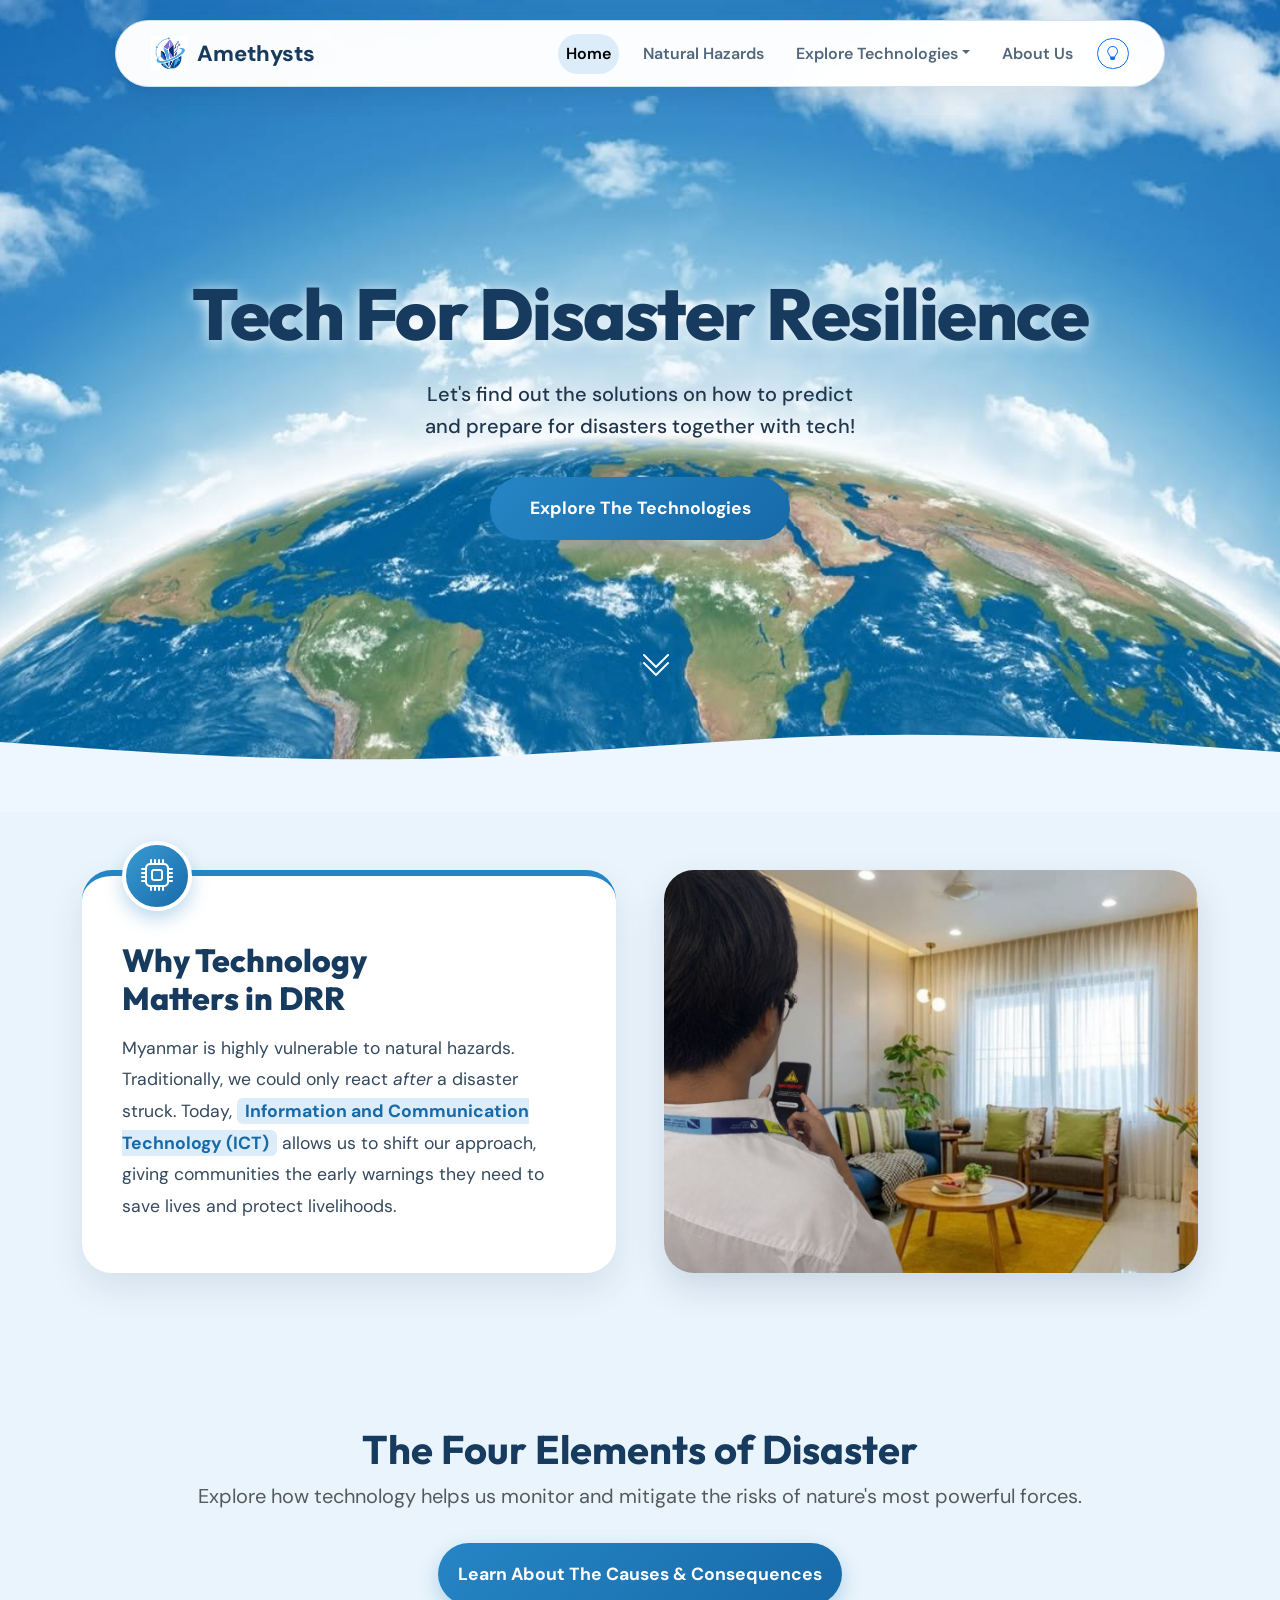
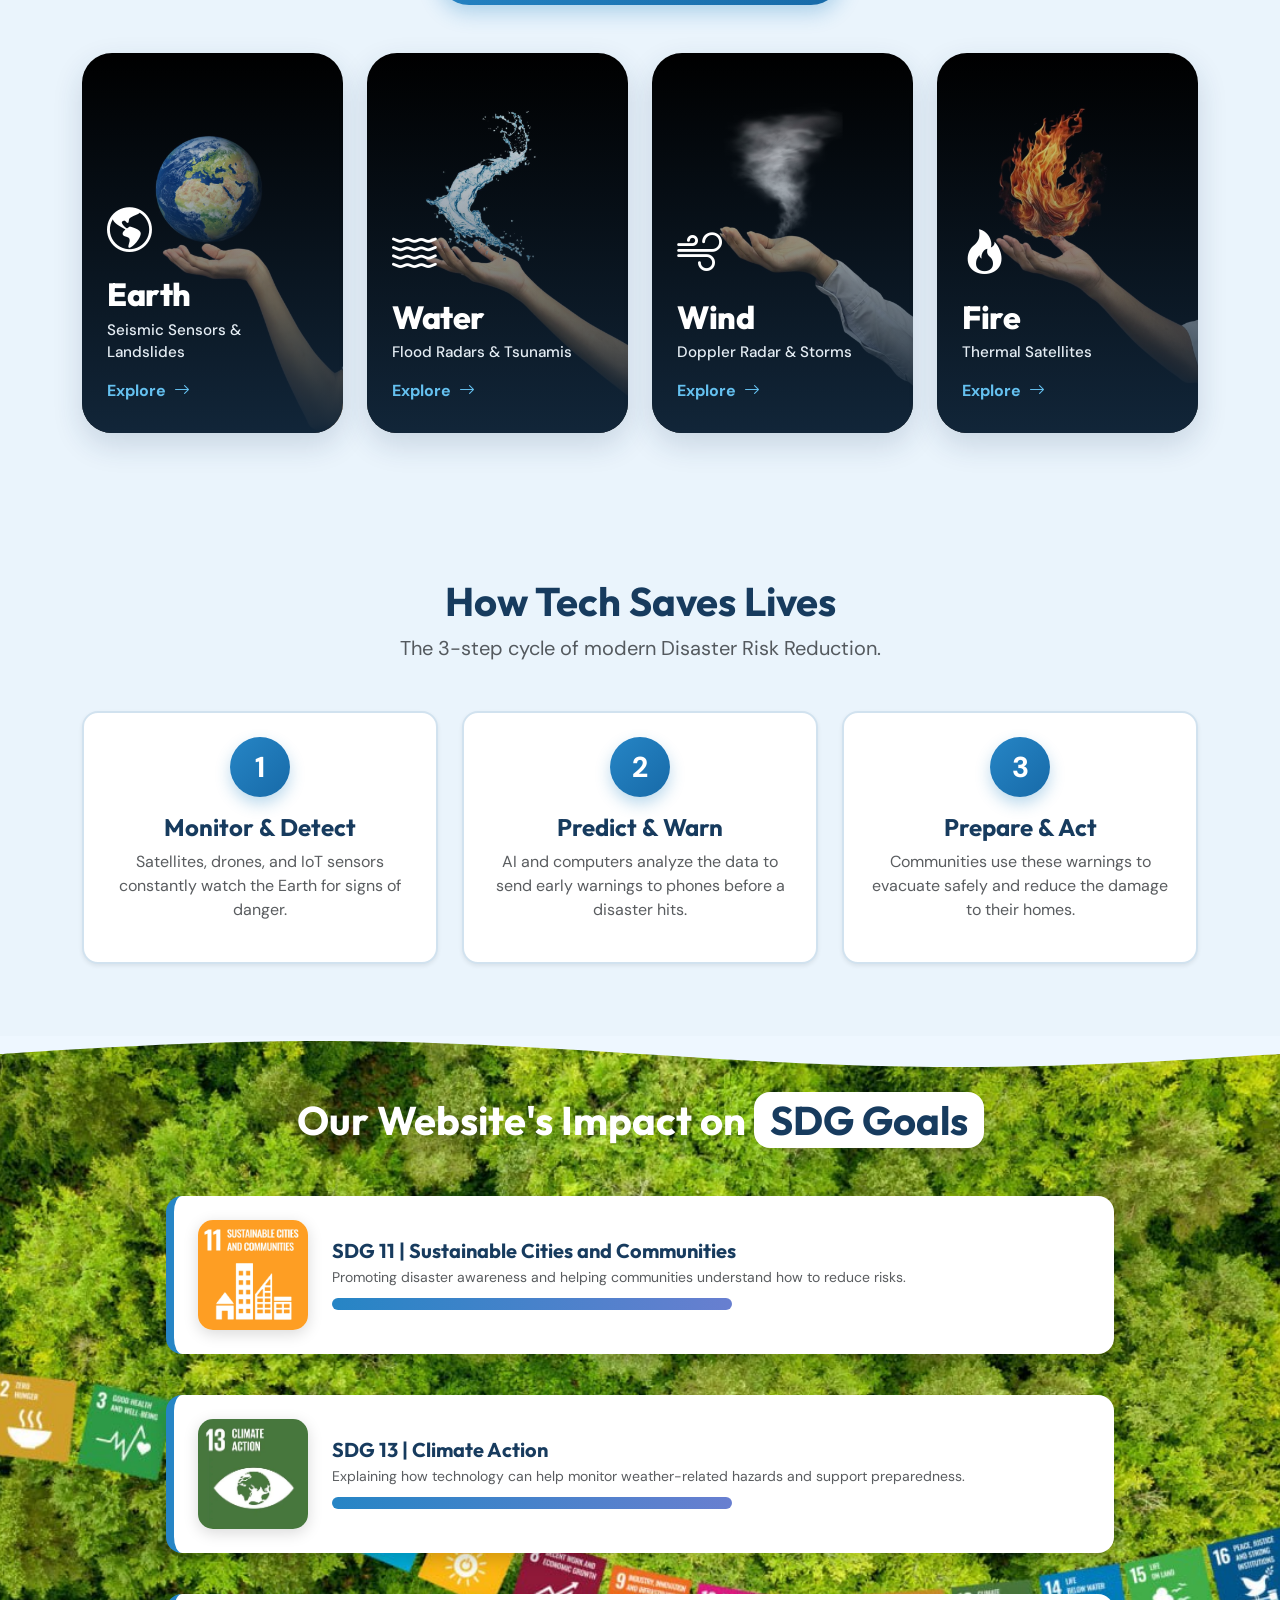
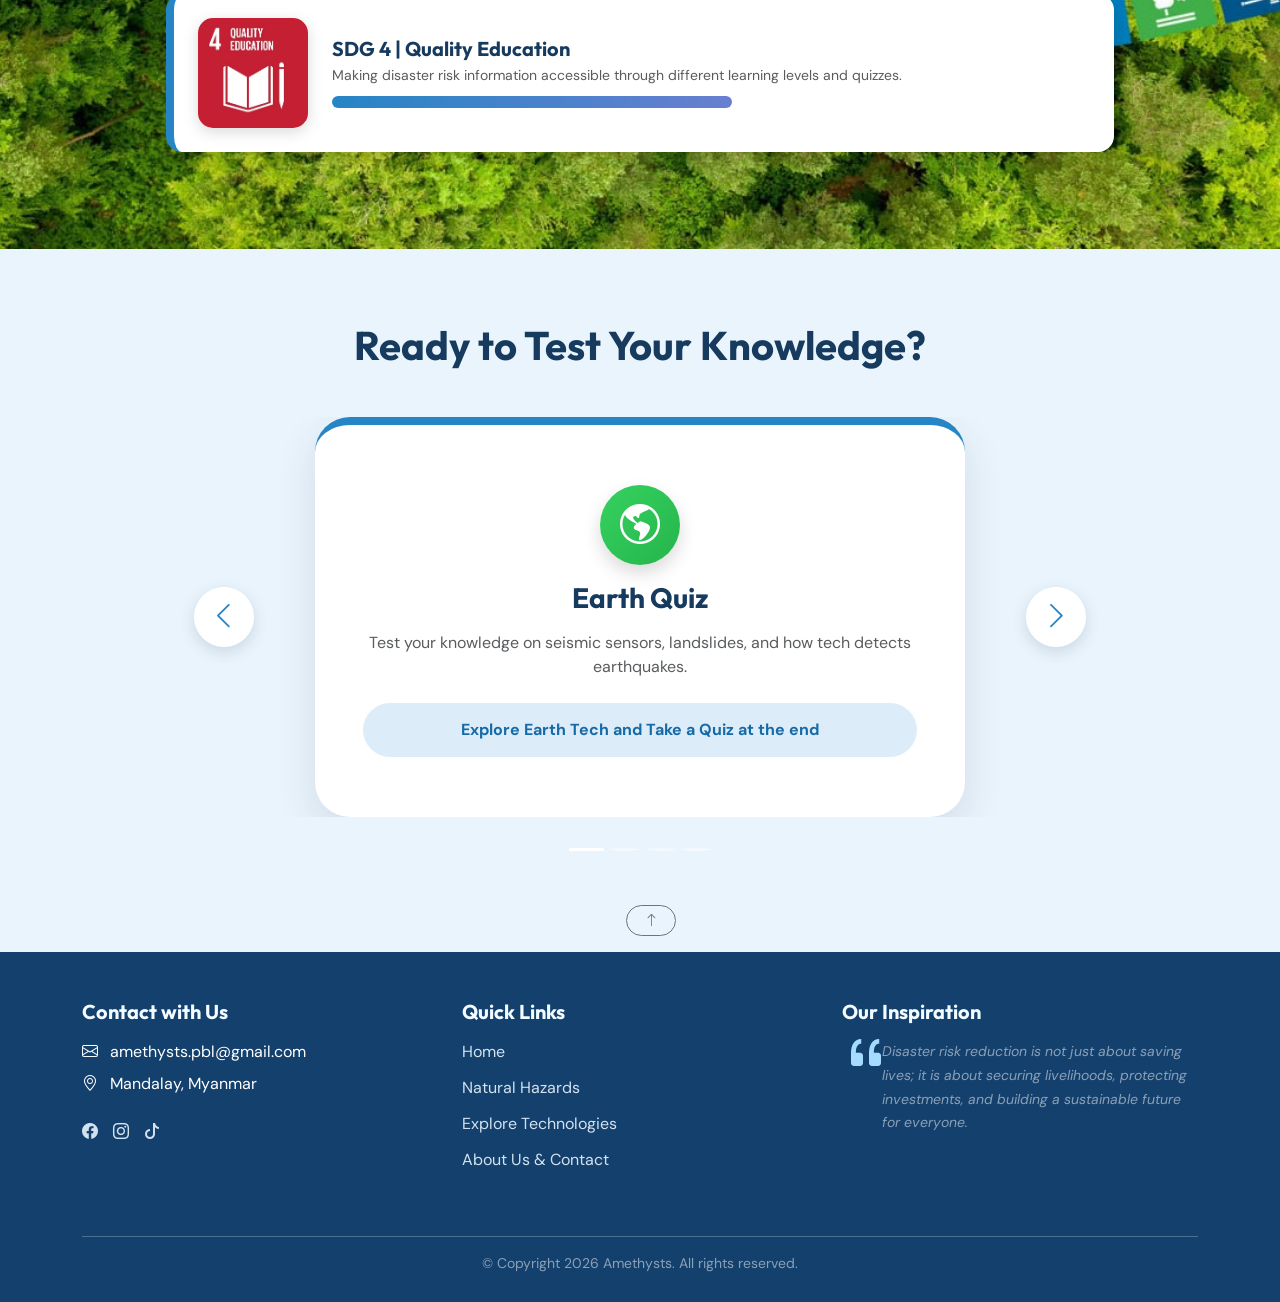
<file: index.html>
<!DOCTYPE html>
<html lang="en">
<head>
    <meta charset="UTF-8">
    <meta name="viewport" content="width=device-width, initial-scale=1.0">
    <title>Amethysts | Disaster Risk Reduction</title>
    <link rel="stylesheet" href="https://cdn.jsdelivr.net/npm/bootstrap@5.3.8/dist/css/bootstrap.min.css">
    <link rel="stylesheet" href="https://cdn.jsdelivr.net/npm/bootstrap-icons@1.13.1/font/bootstrap-icons.min.css">
    <link href="https://unpkg.com/aos@2.3.1/dist/aos.css" rel="stylesheet">
    <link href="https://fonts.googleapis.com/css2?family=DM+Sans:wght@400;500;600;700&display=swap" rel="stylesheet">
    <link rel="icon" href="media/logo.jpg">
    <link rel="stylesheet" href="style.css">
</head>
<body>
 
    <nav class="navbar navbar-expand-lg">
        <div class="container nav-container">
            <a class="navbar-brand fw-bold d-flex align-items-center" href="index.html">
                <img src="media/logo.jpg" alt="Logo" class="nav-logo">
                <span class="brand-text">Amethysts</span>
            </a>
            <button class="navbar-toggler" data-bs-toggle="collapse" data-bs-target="#navbarNav">
                <span class="navbar-toggler-icon"></span>
            </button>
            <div class="collapse navbar-collapse" id="navbarNav">
                <ul class="navbar-nav ms-auto align-items-center">
                    <li class="nav-item"><a class="nav-link active" href="index.html">Home</a></li>
                    <li class="nav-item"><a class="nav-link" href="pages/problem.html">Natural Hazards</a></li>
                    <li class="nav-item dropdown">
                        <a class="nav-link dropdown-toggle" href="" data-bs-toggle="dropdown">Explore Technologies</a>
                        <ul class="dropdown-menu">
                            <li><a href="pages/explore_earth.html" class="dropdown-item">Earth (Seismic)</a></li>
                            <li><a href="pages/explore_water.html" class="dropdown-item">Water (Floods)</a></li>
                            <li><a href="pages/explore_air.html" class="dropdown-item">Wind (Cyclones)</a></li>
                            <li><a href="pages/explore_fire.html" class="dropdown-item">Fire (Wildfires)</a></li>
                        </ul>
                    </li>
                    <li class="nav-item"><a class="nav-link" href="pages/about.html">About Us</a></li>
                    <li class="nav-item">
                        <button class="btn btn-sm btn-outline-primary rounded-pill ms-2" data-bs-toggle="offcanvas" data-bs-target="#tipsOffcanvas" title="Quick Safety Tips">
                            <i class="bi bi-lightbulb"></i>
                        </button>
                    </li>
                </ul>
            </div>
        </div>
    </nav>
 
    <div class="offcanvas offcanvas-end custom-offcanvas" tabindex="-1" id="tipsOffcanvas">
        <div class="offcanvas-header">
            <h5 class="offcanvas-title"><i class="bi bi-shield-check me-2"></i>Quick Safety Tips</h5>
            <button type="button" class="btn-close btn-close-white" data-bs-dismiss="offcanvas" aria-label="Close"></button>
        </div>
        <div class="offcanvas-body">
            <p class="text-muted small mb-3 fw-bold">Small habits that save lives in Myanmar.</p>
            <ul class="list-group quick-facts mb-4">
                <li class="list-group-item"><i class="bi bi-phone"></i> Save local emergency numbers in your phone.</li>
                <li class="list-group-item"><i class="bi bi-bag-check"></i> Pack a small go-bag with water, snacks, power bank.</li>
                <li class="list-group-item"><i class="bi bi-people"></i> Agree on a family meeting point.</li>
                <li class="list-group-item"><i class="bi bi-megaphone"></i> Follow official warnings only.</li>
                <li class="list-group-item"><i class="bi bi-house-heart"></i> Know your nearest shelter.</li>
            </ul>
            <a href="pages/problem.html" class="offcanvas-action-btn">Learn More About Hazards</a>
        </div>
    </div>
 
    <div class="hero-section">
        <h1 class="hero-title mx-2" data-aos="fade-down" data-aos-duration="1000">Tech For Disaster Resilience</h1>
        <div class="hero-box mx-3" data-aos="fade-up" data-aos-duration="1000" data-aos-delay="200">
            <p class="mb-0">Let's find out the solutions on how to predict and prepare for disasters together with tech!</p>
        </div>
        <div class="button" data-aos="zoom-in" data-aos-delay="400">
            <a href="pages/explore_earth.html" class="btn custom-btn">Explore The Technologies</a>
        </div>
        <a href="#why-section" class="scroll-down d-none d-md-block" data-aos="fade-up" data-aos-delay="800"><i class="bi bi-chevron-double-down"></i></a>
        <svg class="wave-svg" xmlns="http://www.w3.org/2000/svg" viewBox="0 0 1440 320" preserveAspectRatio="none">
            <path fill="#eef7ff" fill-opacity="1" d="M0,96L80,112C160,128,320,160,480,149.3C640,139,800,85,960,74.7C1120,64,1280,96,1360,112L1440,128L1440,320L1360,320C1280,320,1120,320,960,320C800,320,640,320,480,320C320,320,160,320,80,320L0,320Z"></path>
        </svg>
    </div>
 
    <div class="why-section" id="why-section">
        <div class="container">
            <div class="row align-items-center g-4 g-lg-5">
                <div class="col-12 col-lg-6">
                    <div class="why-card" data-aos="fade-right" data-aos-delay="100">
                        <div class="icon-wrapper"><i class="bi bi-cpu"></i></div>
                        <h2 class="why-title">Why Technology Matters in DRR</h2>
                        <p class="why-text">Myanmar is highly vulnerable to natural hazards. Traditionally, we could only react <em>after</em> a disaster struck. Today, <span class="highlight-text">Information and Communication Technology (ICT)</span> allows us to shift our approach, giving communities the early warnings they need to save lives and protect livelihoods.</p>
                    </div>
                </div>
                <div class="col-12 col-lg-6 d-none d-lg-block" data-aos="fade-left" data-aos-delay="300">
                    <div class="why-image-wrapper">
                        <img src="media/warning_home.jpg" alt="Technology warning" class="why-image">
                    </div>
                </div>
            </div>
        </div>
    </div>
 
    <div class="elements-section py-5">
        <div class="container py-3 py-lg-4">
            <div class="text-center mb-5" data-aos="fade-up">
                <h2 class="fw-bold text-dark-blue display-6">The Four Elements of Disaster</h2>
                <p class="text-muted fs-5">Explore how technology helps us monitor and mitigate the risks of nature's most powerful forces.</p>
                <a href="pages/problem.html" class="btn custom-btn mt-3">Learn About The Causes & Consequences</a>
            </div>
            <div class="row g-3 g-md-4">
                <div class="col-12 col-sm-6 col-lg-3" data-aos="fade-up" data-aos-delay="100">
                    <a href="pages/explore_earth.html" class="element-card earth-card">
                        <img src="media/earth_element.jpg" alt="Earth element">
                        <div class="element-overlay">
                            <i class="bi bi-globe-americas element-icon"></i>
                            <h3>Earth</h3><p>Seismic Sensors & Landslides</p>
                            <span class="btn-explore">Explore <i class="bi bi-arrow-right"></i></span>
                        </div>
                    </a>
                </div>
                <div class="col-12 col-sm-6 col-lg-3" data-aos="fade-up" data-aos-delay="200">
                    <a href="pages/explore_water.html" class="element-card water-card">
                        <img src="media/water_element.jpg" alt="Water element">
                        <div class="element-overlay">
                            <i class="bi bi-water element-icon"></i>
                            <h3>Water</h3><p>Flood Radars & Tsunamis</p>
                            <span class="btn-explore">Explore <i class="bi bi-arrow-right"></i></span>
                        </div>
                    </a>
                </div>
                <div class="col-12 col-sm-6 col-lg-3" data-aos="fade-up" data-aos-delay="300">
                    <a href="pages/explore_air.html" class="element-card wind-card">
                        <img src="media/wind_element.jpg" alt="Wind element">
                        <div class="element-overlay">
                            <i class="bi bi-wind element-icon"></i>
                            <h3>Wind</h3><p>Doppler Radar & Storms</p>
                            <span class="btn-explore">Explore <i class="bi bi-arrow-right"></i></span>
                        </div>
                    </a>
                </div>
                <div class="col-12 col-sm-6 col-lg-3" data-aos="fade-up" data-aos-delay="400">
                    <a href="pages/explore_fire.html" class="element-card fire-card">
                        <img src="media/fire_element.jpg" alt="Fire element">
                        <div class="element-overlay">
                            <i class="bi bi-fire element-icon"></i>
                            <h3>Fire</h3><p>Thermal Satellites</p>
                            <span class="btn-explore">Explore <i class="bi bi-arrow-right"></i></span>
                        </div>
                    </a>
                </div>
            </div>
        </div>
    </div>
 
    <div class="container py-4 py-lg-5 my-4">
        <div class="text-center mb-5" data-aos="fade-up">
            <h2 class="fw-bold text-dark-blue display-6">How Tech Saves Lives</h2>
            <p class="text-muted fs-5">The 3-step cycle of modern Disaster Risk Reduction.</p>
        </div>
        <div class="row text-center g-3 g-md-4">
            <div class="col-12 col-md-4" data-aos="fade-up" data-aos-delay="100">
                <div class="step-card p-4 bg-white rounded-4 shadow-sm h-100">
                    <div class="step-number mb-3">1</div>
                    <h4 class="fw-bold text-dark-blue">Monitor & Detect</h4>
                    <p class="text-muted">Satellites, drones, and IoT sensors constantly watch the Earth for signs of danger.</p>
                </div>
            </div>
            <div class="col-12 col-md-4" data-aos="fade-up" data-aos-delay="200">
                <div class="step-card p-4 bg-white rounded-4 shadow-sm h-100">
                    <div class="step-number mb-3">2</div>
                    <h4 class="fw-bold text-dark-blue">Predict & Warn</h4>
                    <p class="text-muted">AI and computers analyze the data to send early warnings to phones before a disaster hits.</p>
                </div>
            </div>
            <div class="col-12 col-md-4" data-aos="fade-up" data-aos-delay="300">
                <div class="step-card p-4 bg-white rounded-4 shadow-sm h-100">
                    <div class="step-number mb-3">3</div>
                    <h4 class="fw-bold text-dark-blue">Prepare & Act</h4>
                    <p class="text-muted">Communities use these warnings to evacuate safely and reduce the damage to their homes.</p>
                </div>
            </div>
        </div>
    </div>
 
    <div class="sdg-section pt-0 pb-5">
        <svg class="sdg-wave" xmlns="http://www.w3.org/2000/svg" viewBox="0 0 1000 300" preserveAspectRatio="none">
            <path d="M 0 0 L 0 67.5 Q 0 67.5 10.4 64.3 Q 20.8 61.1 31.3 58 Q 41.7 54.8 52.1 51.8 Q 62.5 48.7 72.9 45.9 Q 83.3 43 93.8 40.4 Q 104.2 37.7 114.6 35.3 Q 125 32.9 135.4 30.8 Q 145.8 28.6 156.3 26.9 Q 166.7 25.1 177.1 23.7 Q 187.5 22.2 197.9 21.2 Q 208.3 20.2 218.8 19.5 Q 229.2 18.9 239.6 18.7 Q 250 18.5 260.4 18.7 Q 270.8 18.9 281.3 19.5 Q 291.7 20.2 302.1 21.2 Q 312.5 22.2 322.9 23.7 Q 333.3 25.1 343.8 26.9 Q 354.2 28.6 364.6 30.8 Q 375 32.9 385.4 35.3 Q 395.8 37.7 406.3 40.4 Q 416.7 43 427.1 45.9 Q 437.5 48.7 447.9 51.8 Q 458.3 54.8 468.8 58 Q 479.2 61.1 489.6 64.3 Q 500 67.5 510.4 70.7 Q 520.8 73.9 531.3 77.1 Q 541.7 80.2 552.1 83.3 Q 562.5 86.3 572.9 89.2 Q 583.3 92 593.8 94.7 Q 604.2 97.3 614.6 99.7 Q 625 102.1 635.4 104.3 Q 645.8 106.4 656.3 108.2 Q 666.7 109.9 677.1 111.4 Q 687.5 112.8 697.9 113.8 Q 708.3 114.8 718.8 115.5 Q 729.2 116.1 739.6 116.3 Q 750 116.5 760.4 116.3 Q 770.8 116.1 781.3 115.5 Q 791.7 114.8 802.1 113.8 Q 812.5 112.8 822.9 111.4 Q 833.3 109.9 843.8 108.2 Q 854.2 106.4 864.6 104.3 Q 875 102.1 885.4 99.7 Q 895.8 97.3 906.3 94.7 Q 916.7 92 927.1 89.2 Q 937.5 86.3 947.9 83.3 Q 958.3 80.2 968.8 77.1 Q 979.2 73.9 989.6 70.7 T 1000 67.5 L 1000 0 Z" fill="#eef7ff" opacity="1"/>
        </svg>
        <div class="container sdg-content py-4">
            <div class="text-center my-4 mb-5 px-2" data-aos="fade-up">
                <h2 class="fw-bold text-white display-6">Our Website's Impact on <span class="bg-white text-dark-blue px-3 py-1 rounded-4 shadow-sm d-inline-block mt-2">SDG Goals</span></h2>
            </div>
            <div class="row justify-content-center g-3">
                <div class="col-12 col-lg-10" data-aos="fade-right" data-aos-delay="100">
                    <div class="sdg-card d-flex flex-column flex-md-row align-items-md-center bg-white p-3 p-md-4 rounded-4 shadow">
                        <img src="media/sdg11.jpg" class="sdg-image me-md-4 mb-3 mb-md-0" alt="SDG 11">
                        <div class="w-100">
                            <h5 class="fw-bold text-dark-blue mb-1">SDG 11 | Sustainable Cities and Communities</h5>
                            <p class="text-muted mb-2 small">Promoting disaster awareness and helping communities understand how to reduce risks.</p>
                            <div class="sdg-bar"></div>
                        </div>
                    </div>
                </div>
                <div class="col-12 col-lg-10" data-aos="fade-left" data-aos-delay="200">
                    <div class="sdg-card d-flex flex-column flex-md-row align-items-md-center bg-white p-3 p-md-4 rounded-4 shadow">
                        <img src="media/sdg13.jpg" alt="SDG 13" class="sdg-image me-md-4 mb-3 mb-md-0">
                        <div class="w-100">
                            <h5 class="fw-bold text-dark-blue mb-1">SDG 13 | Climate Action</h5>
                            <p class="text-muted mb-2 small">Explaining how technology can help monitor weather-related hazards and support preparedness.</p>
                            <div class="sdg-bar"></div>
                        </div>
                    </div>
                </div>
                <div class="col-12 col-lg-10" data-aos="fade-right" data-aos-delay="300">
                    <div class="sdg-card d-flex flex-column flex-md-row align-items-md-center bg-white p-3 p-md-4 rounded-4 shadow">
                        <img src="media/sdg4.jpg" alt="SDG 4" class="sdg-image me-md-4 mb-3 mb-md-0">
                        <div class="w-100">
                            <h5 class="fw-bold text-dark-blue mb-1">SDG 4 | Quality Education</h5>
                            <p class="text-muted mb-2 small">Making disaster risk information accessible through different learning levels and quizzes.</p>
                            <div class="sdg-bar"></div>
                        </div>
                    </div>
                </div>
            </div>
        </div>
    </div>
 
    <div class="quiz-section py-5">
        <div class="container py-3 py-lg-4">
            <h2 class="fw-bold text-dark-blue text-center display-6 mb-5 px-2" data-aos="fade-up">Ready to Test Your Knowledge?</h2>
            <div class="carousel slide" data-bs-interval="false" id="quizCarousel">
                <div class="carousel-indicators">
                    <button data-bs-target="#quizCarousel" data-bs-slide-to="0" class="active"></button>
                    <button data-bs-target="#quizCarousel" data-bs-slide-to="1"></button>
                    <button data-bs-target="#quizCarousel" data-bs-slide-to="2"></button>
                    <button data-bs-target="#quizCarousel" data-bs-slide-to="3"></button>
                </div>
                <div class="carousel-inner" data-aos="zoom-in">
                    <div class="carousel-item active">
                        <div class="quiz-card text-center p-4 p-md-5 mx-auto">
                            <div class="quiz-icon-wrapper earth-color mb-3"><i class="bi bi-globe-americas"></i></div>
                            <h3 class="fw-bold text-dark-blue mb-3">Earth Quiz</h3>
                            <p class="text-muted mb-4">Test your knowledge on seismic sensors, landslides, and how tech detects earthquakes.</p>
                            <a href="pages/explore_earth.html#quiz-section" class="btn custom-quiz-btn">Explore Earth Tech and Take a Quiz at the end</a>
                        </div>
                    </div>
                    <div class="carousel-item">
                        <div class="quiz-card text-center p-4 p-md-5 mx-auto">
                            <div class="quiz-icon-wrapper water-color mb-3"><i class="bi bi-water"></i></div>
                            <h3 class="fw-bold text-dark-blue mb-3">Water Quiz</h3>
                            <p class="text-muted mb-4">How much do you know about flood radars, IoT sensors, and tsunami warnings?</p>
                            <a href="pages/explore_water.html#quiz-section" class="btn custom-quiz-btn">Explore Water Tech and Take a Quiz at the end</a>
                        </div>
                    </div>
                    <div class="carousel-item">
                        <div class="quiz-card text-center p-4 p-md-5 mx-auto">
                            <div class="quiz-icon-wrapper wind-color mb-3"><i class="bi bi-wind"></i></div>
                            <h3 class="fw-bold text-dark-blue mb-3">Wind Quiz</h3>
                            <p class="text-muted mb-4">Discover how Doppler radars track cyclones and storms. Ready to test your skills?</p>
                            <a href="pages/explore_air.html#quiz-section" class="btn custom-quiz-btn">Explore Wind Tech and Take a Quiz at the end</a>
                        </div>
                    </div>
                    <div class="carousel-item">
                        <div class="quiz-card text-center p-4 p-md-5 mx-auto">
                            <div class="quiz-icon-wrapper fire-color mb-3"><i class="bi bi-fire"></i></div>
                            <h3 class="fw-bold text-dark-blue mb-3">Fire Quiz</h3>
                            <p class="text-muted mb-4">Learn about thermal satellite imaging and AI which are used to combat forest wildfires.</p>
                            <a href="pages/explore_fire.html#quiz-section" class="btn custom-quiz-btn">Explore Fire Tech and Take a Quiz at the end</a>
                        </div>
                    </div>
                </div>
                <button class="carousel-control-prev custom-carousel-btn d-none d-md-flex" data-bs-target="#quizCarousel" data-bs-slide="prev"><i class="bi bi-chevron-left"></i></button>
                <button class="carousel-control-next custom-carousel-btn d-none d-md-flex" data-bs-target="#quizCarousel" data-bs-slide="next"><i class="bi bi-chevron-right"></i></button>
            </div>
        </div>
    </div>
 
    <div class="container flex w-100" id="topbtn">
        <div class="text-center py-3 justify-content-center">
            <a href="" class="btn btn-sm btn-outline-secondary rounded-pill">
                <i class="bi bi-arrow-up"></i>
            </a>
        </div>
    </div>
 
    <footer class="footer pt-5 pb-4">
        <div class="container">
            <div class="row">
                <div class="col-12 col-md-4 mb-4">
                    <h5 class="fw-bold mb-3">Contact with Us</h5>
                    <p class="mb-2"><i class="bi bi-envelope me-2"></i> amethysts.pbl@gmail.com</p>
                    <p class="mb-4"><i class="bi bi-geo-alt me-2"></i> Mandalay, Myanmar</p>
                    <div class="d-flex social-icons">
                        <a href="https://www.facebook.com"><i class="bi bi-facebook"></i></a>
                        <a href="https://www.instagram.com"><i class="bi bi-instagram"></i></a>
                        <a href="https://www.tiktok.com"><i class="bi bi-tiktok"></i></a>
                    </div>
                </div>
                <div class="col-12 col-md-4 mb-4">
                    <h5 class="fw-bold mb-3">Quick Links</h5>
                    <ul class="list-unstyled footer-links">
                        <li><a href="index.html">Home</a></li>
                        <li><a href="pages/problem.html">Natural Hazards</a></li>
                        <li><a href="pages/explore_earth.html">Explore Technologies</a></li>
                        <li><a href="pages/about.html">About Us & Contact</a></li>
                    </ul>
                </div>
                <div class="col-12 col-md-4 mb-4">
                    <h5 class="fw-bold mb-3">Our Inspiration</h5>
                    <div class="footer-quote">
                        <i class="bi bi-quote quote-icon"></i>
                        <p class="text-white-50 small mb-0">Disaster risk reduction is not just about saving lives; it is about securing livelihoods, protecting investments, and building a sustainable future for everyone.</p>
                    </div>
                </div>
            </div>
            <hr class="mt-4 mb-3 border-light opacity-25">
            <div class="text-center small text-white-50">
                <p class="mb-1">&copy; Copyright 2026 Amethysts. All rights reserved.</p>
            </div>
        </div>
    </footer>
 
    <script src="https://cdn.jsdelivr.net/npm/bootstrap@5.3.8/dist/js/bootstrap.bundle.min.js"></script>
    <script src="https://unpkg.com/aos@2.3.1/dist/aos.js"></script>
    <script>AOS.init({ once: true });</script>
</body>
</html>
</file>
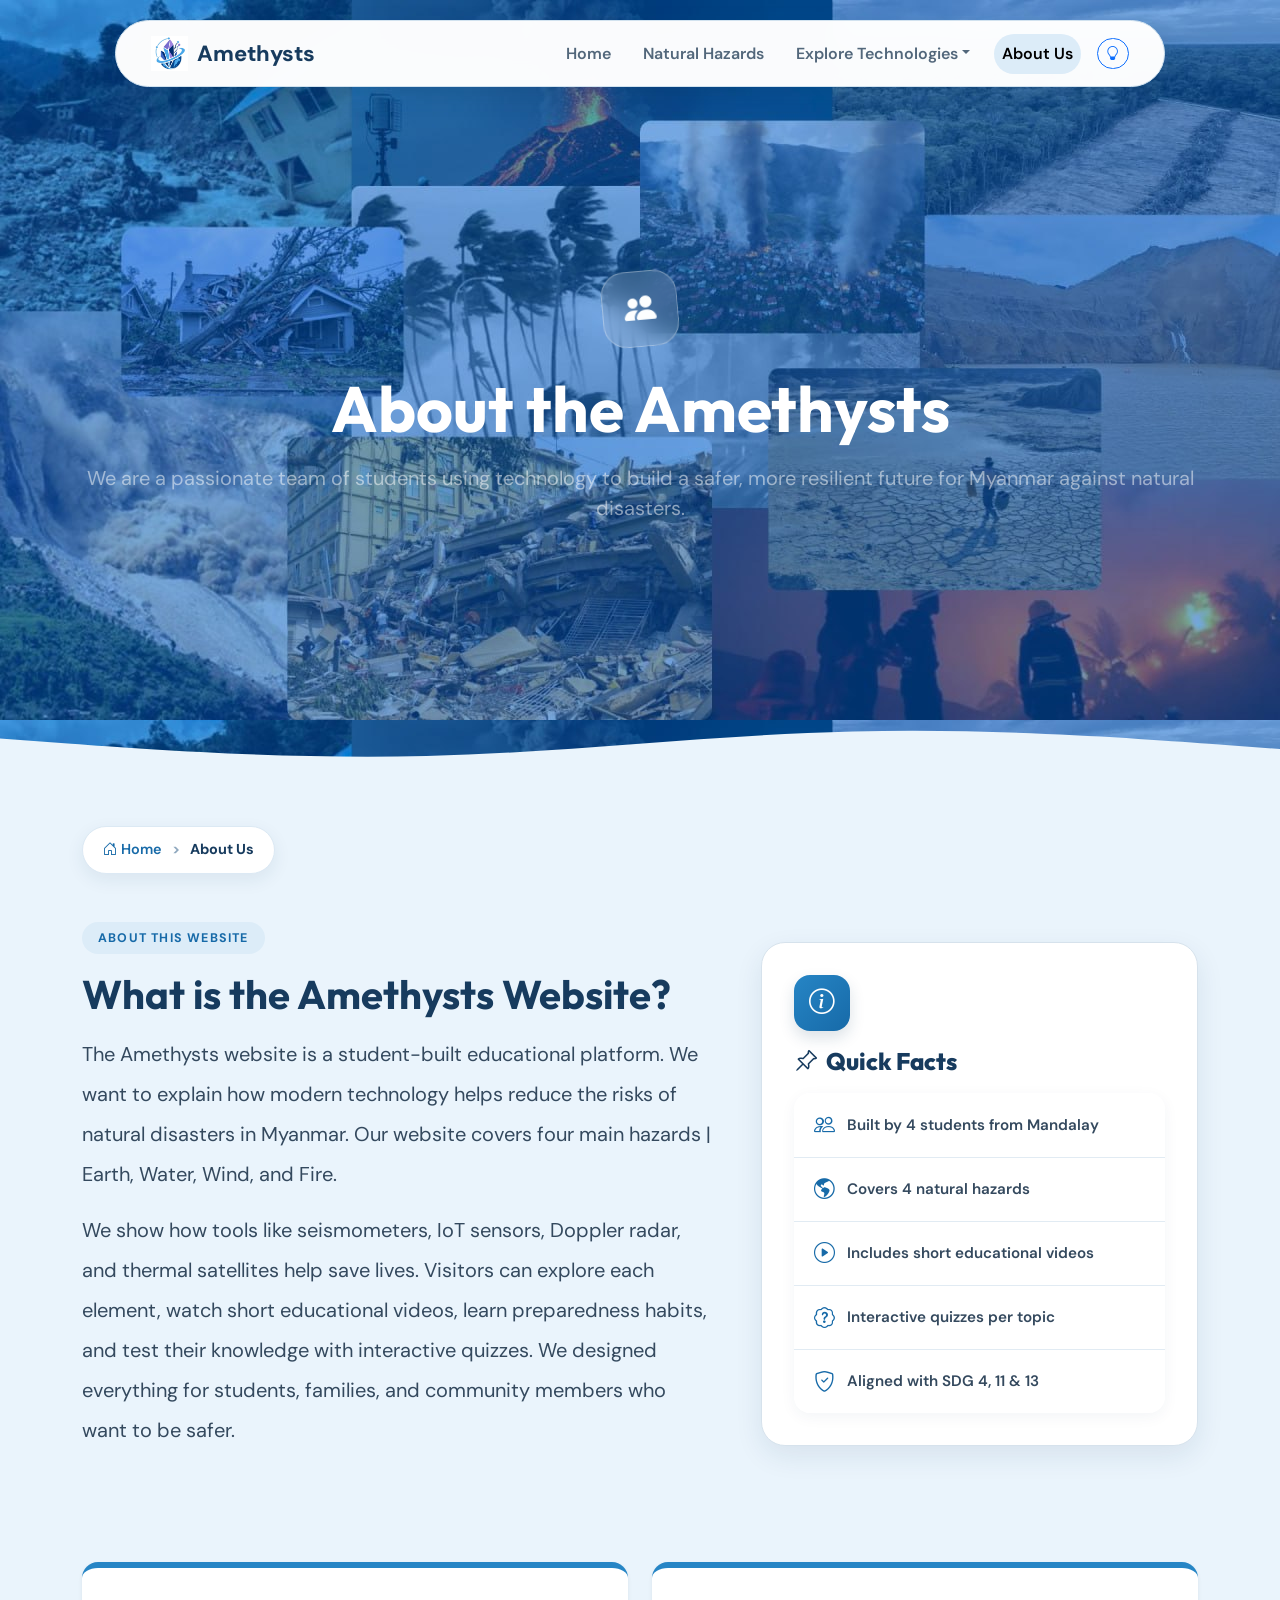
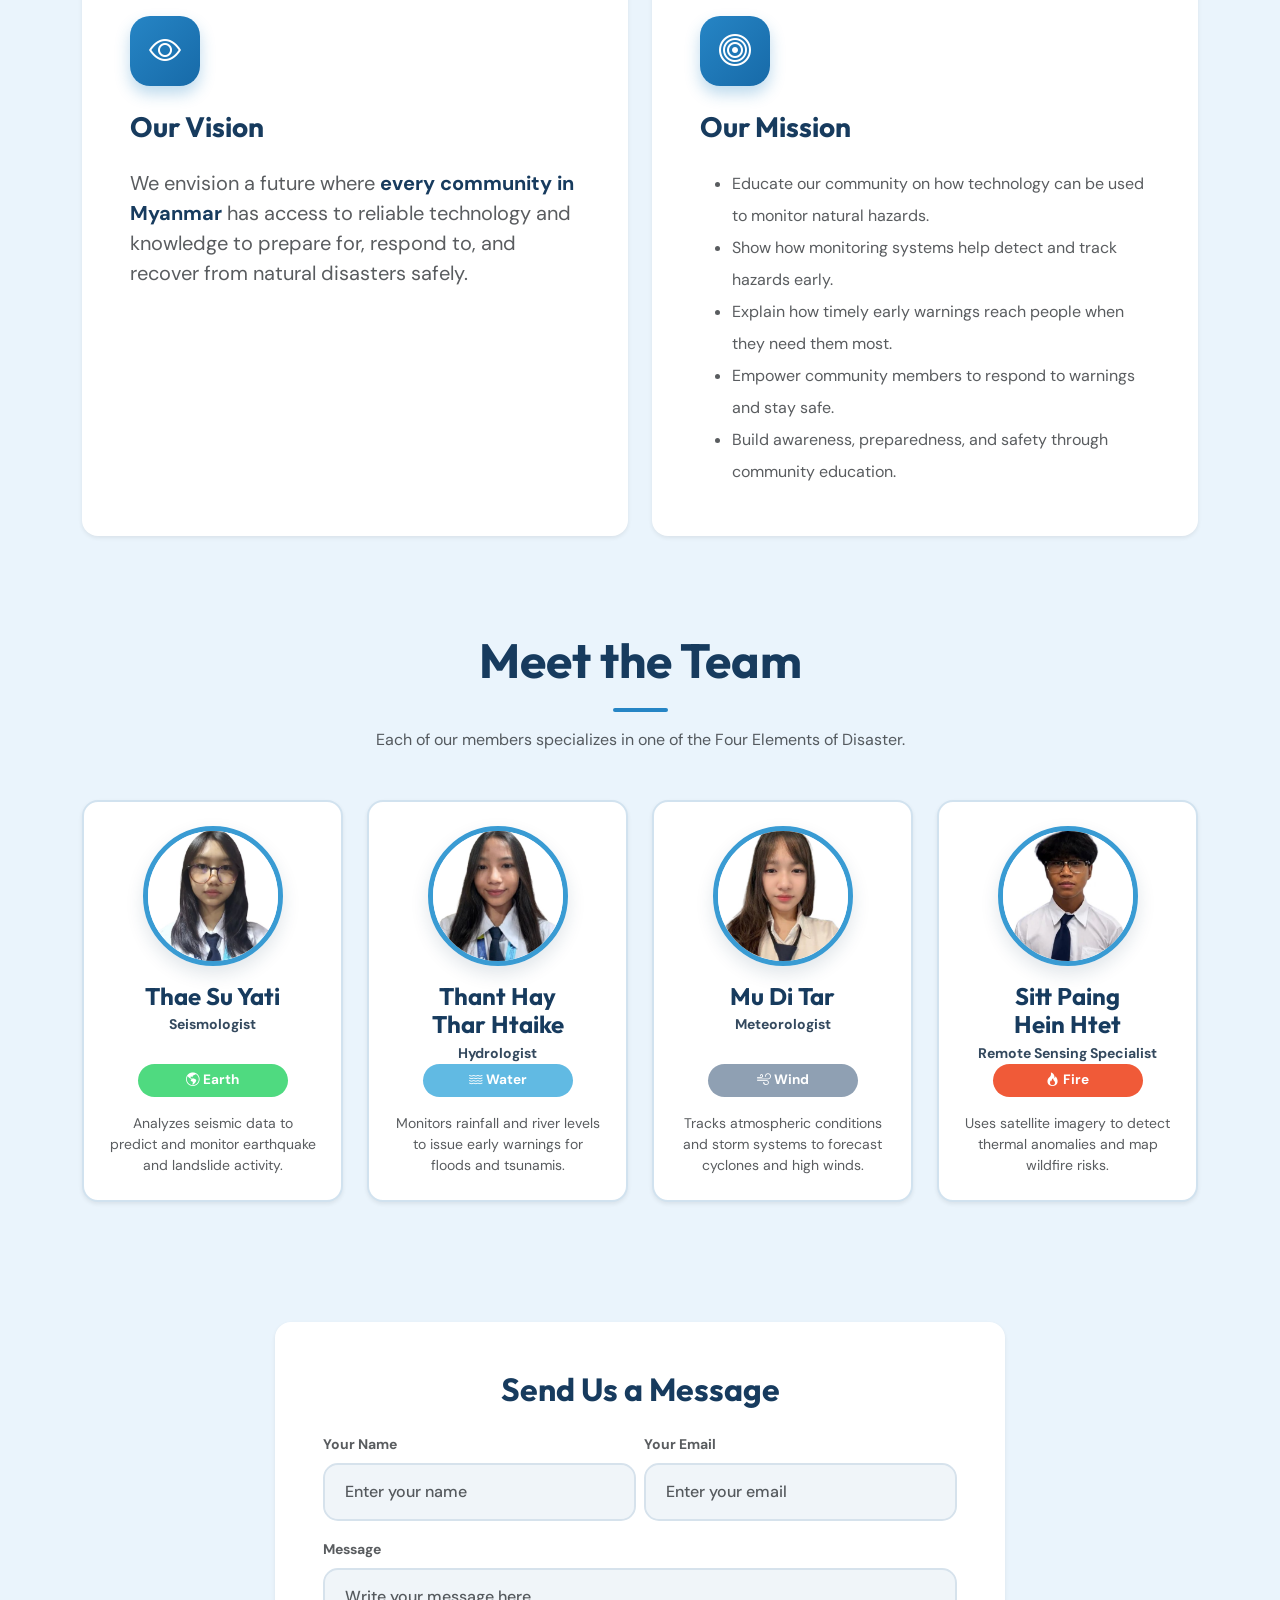
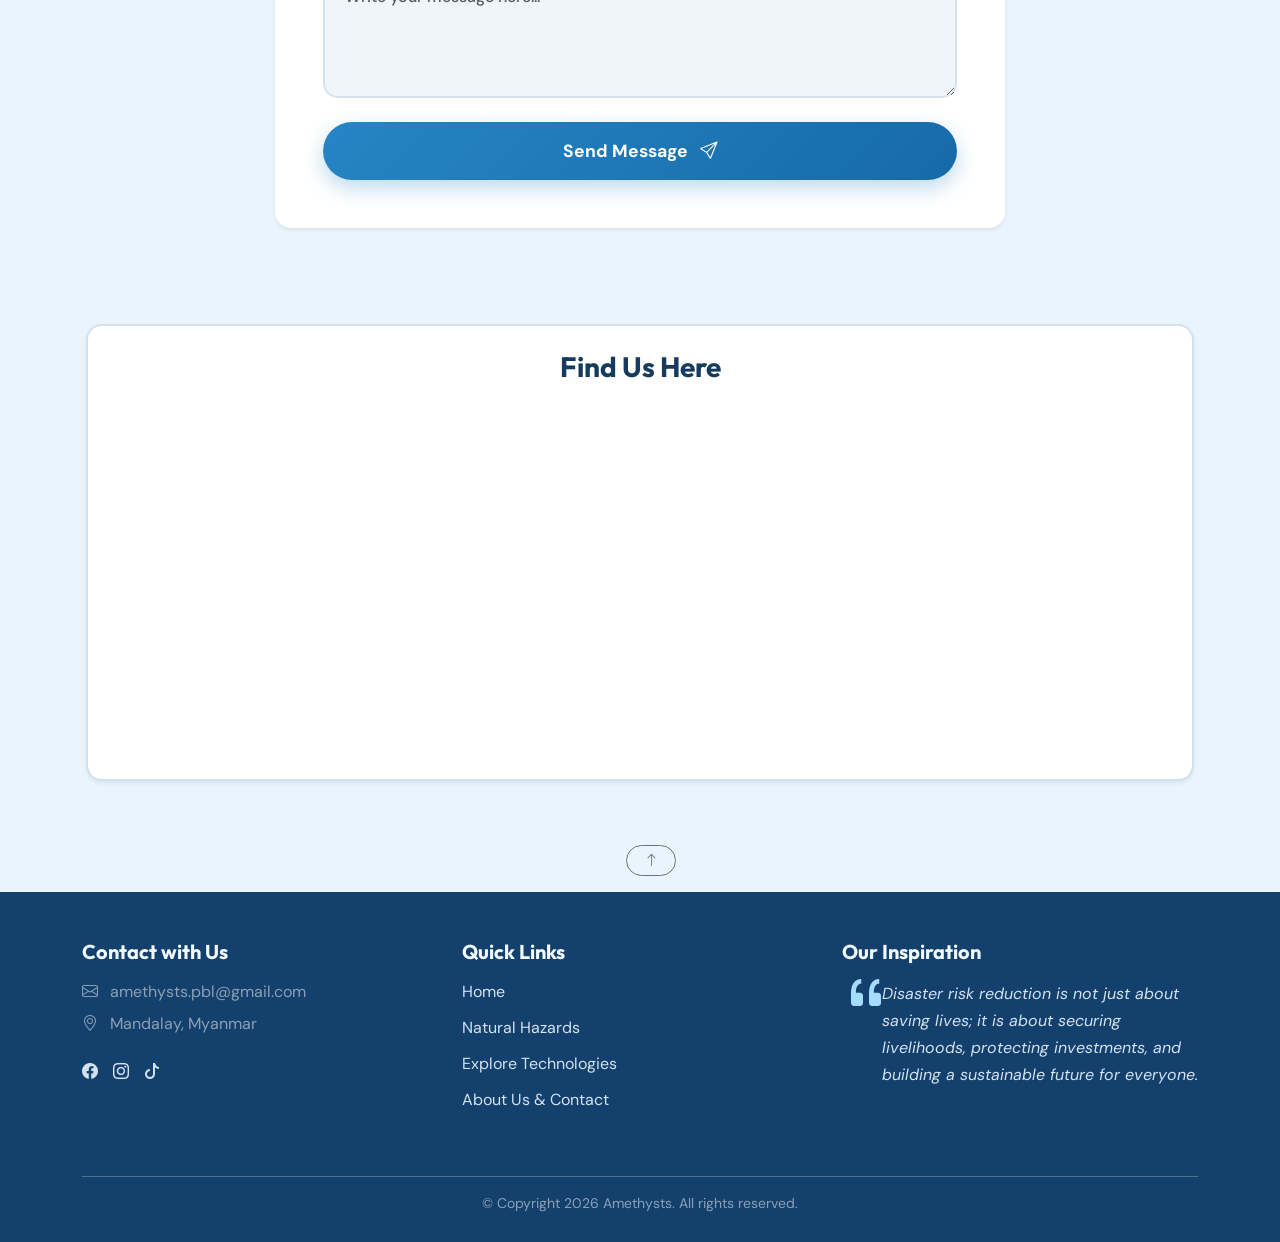
<file: pages/about.html>
<!DOCTYPE html>
<html lang="en">
<head>
    <meta charset="UTF-8">
    <meta name="viewport" content="width=device-width, initial-scale=1.0">
    <title>Amethysts | About Us & Contact</title>
    <link rel="stylesheet" href="https://cdn.jsdelivr.net/npm/bootstrap@5.3.8/dist/css/bootstrap.min.css">
    <link rel="stylesheet" href="https://cdn.jsdelivr.net/npm/bootstrap-icons@1.13.1/font/bootstrap-icons.min.css">
    <link href="https://unpkg.com/aos@2.3.1/dist/aos.css" rel="stylesheet">
    <link href="https://fonts.googleapis.com/css2?family=DM+Sans:wght@400;500;600;700&display=swap" rel="stylesheet">
    <link rel="icon" href="../media/logo.jpg">
    <link rel="stylesheet" href="../style.css">
</head>
<body>
 
    <nav class="navbar navbar-expand-lg">
        <div class="container nav-container">
            <a class="navbar-brand fw-bold d-flex align-items-center" href="../index.html">
                <img src="../media/logo.jpg" alt="logo" class="nav-logo">
                <span class="brand-text">Amethysts</span>
            </a>
            <button class="navbar-toggler" type="button" data-bs-toggle="collapse" data-bs-target="#navbarNav">
                <span class="navbar-toggler-icon"></span>
            </button>
            <div class="collapse navbar-collapse" id="navbarNav">
                <ul class="navbar-nav ms-auto align-items-center">
                    <li class="nav-item"><a class="nav-link" href="../index.html">Home</a></li>
                    <li class="nav-item"><a class="nav-link" href="problem.html">Natural Hazards</a></li>
                    <li class="nav-item dropdown">
                        <a class="nav-link dropdown-toggle" href="#" data-bs-toggle="dropdown">Explore Technologies</a>
                        <ul class="dropdown-menu">
                            <li><a href="explore_earth.html" class="dropdown-item">Earth (Seismic)</a></li>
                            <li><a href="explore_water.html" class="dropdown-item">Water (Floods)</a></li>
                            <li><a href="explore_air.html" class="dropdown-item">Wind (Cyclones)</a></li>
                            <li><a href="explore_fire.html" class="dropdown-item">Fire (Wildfires)</a></li>
                        </ul>
                    </li>
                    <li class="nav-item"><a class="nav-link active" href="about.html">About Us</a></li>
                    <li class="nav-item">
                        <button class="btn btn-sm btn-outline-primary rounded-pill ms-2" data-bs-toggle="offcanvas" data-bs-target="#tipsOffcanvas" title="Quick Safety Tips">
                            <i class="bi bi-lightbulb"></i>
                        </button>
                    </li>
                </ul>
            </div>
        </div>
    </nav>
 
    <div class="offcanvas offcanvas-end custom-offcanvas" tabindex="-1" id="tipsOffcanvas">
        <div class="offcanvas-header">
            <h5 class="offcanvas-title"><i class="bi bi-shield-check me-2"></i>Quick Safety Tips</h5>
            <button type="button" class="btn-close btn-close-white" data-bs-dismiss="offcanvas" aria-label="Close"></button>
        </div>
        <div class="offcanvas-body">
            <p class="text-muted small mb-3 fw-bold">Small habits that save lives in Myanmar.</p>
            <ul class="list-group quick-facts mb-4">
                <li class="list-group-item"><i class="bi bi-phone"></i> Save local emergency numbers in your phone.</li>
                <li class="list-group-item"><i class="bi bi-bag-check"></i> Pack a small go-bag with water, snacks, power bank.</li>
                <li class="list-group-item"><i class="bi bi-people"></i> Agree on a family meeting point.</li>
                <li class="list-group-item"><i class="bi bi-megaphone"></i> Follow official warnings only.</li>
                <li class="list-group-item"><i class="bi bi-house-heart"></i> Know your nearest shelter.</li>
            </ul>
            <a href="pages/problem.html" class="offcanvas-action-btn">Learn More About Hazards</a>
        </div>
    </div>
 
    <div class="problemandabout-hero">
        <div class="container text-center px-3" data-aos="zoom-in">
            <div class="problem-icon-badge mb-4">
                <i class="bi bi-people-fill"></i>
            </div>
            <h1 class="fw-bold display-3 text-white mb-3">About the Amethysts</h1>
            <p class="fs-5 text-white-50 mx-auto">
                We are a passionate team of students using technology to build a safer, more resilient future for Myanmar against natural disasters.
            </p>
        </div>
        <svg class="problem-wave" xmlns="http://www.w3.org/2000/svg" viewBox="0 0 1440 320" preserveAspectRatio="none">
            <path fill="#EAF4FC" fill-opacity="1" d="M0,96L80,112C160,128,320,160,480,149.3C640,139,800,85,960,74.7C1120,64,1280,96,1360,112L1440,128L1440,320L1360,320C1280,320,1120,320,960,320C800,320,640,320,480,320C320,320,160,320,80,320L0,320Z"></path>
        </svg>
    </div>
 
    <div class="container mt-3">
        <ul class="breadcrumb-custom">
            <li><a href="../index.html"><i class="bi bi-house-door me-1"></i>Home</a></li>
            <li class="active">About Us</li>
        </ul>
    </div>
 
    <div class="container py-5">
        <div class="row align-items-center g-4 g-lg-5">
            <div class="col-12 col-lg-7" data-aos="fade-right">
                <span class="section-label">About This Website</span>
                <h2 class="fw-bold text-dark-blue display-6 mb-3">What is the Amethysts Website?</h2>
                <p class="lh-lg fs-5">
                    The Amethysts website is a student-built educational platform. We want to explain how modern technology helps reduce the risks of natural disasters in Myanmar. Our website covers four main hazards | Earth, Water, Wind, and Fire.
                </p>
                <p class="lh-lg fs-5">
                    We show how tools like seismometers, IoT sensors, Doppler radar, and thermal satellites help save lives. Visitors can explore each element, watch short educational videos, learn preparedness habits, and test their knowledge with interactive quizzes. We designed everything for students, families, and community members who want to be safer.
                </p>
            </div>
            <div class="col-12 col-lg-5" data-aos="fade-left">
                <div class="prep-card">
                    <div class="prep-icon bg-gradient-blue"><i class="bi bi-info-circle"></i></div>
                    <h4><i class="bi bi-pin-angle me-2"></i>Quick Facts</h4>
                    <ul class="list-group quick-facts">
                        <li class="list-group-item"><i class="bi bi-people"></i> Built by 4 students from Mandalay</li>
                        <li class="list-group-item"><i class="bi bi-globe-americas"></i> Covers 4 natural hazards</li>
                        <li class="list-group-item"><i class="bi bi-play-circle"></i> Includes short educational videos</li>
                        <li class="list-group-item"><i class="bi bi-patch-question"></i> Interactive quizzes per topic</li>
                        <li class="list-group-item"><i class="bi bi-shield-check"></i> Aligned with SDG 4, 11 &amp; 13</li>
                    </ul>
                </div>
            </div>
        </div>
    </div>
 
    <div class="mission-section py-5">
        <div class="container">
            <div class="row justify-content-center align-items-stretch g-4" data-aos="fade-up">
               
                <div class="col-12 col-lg-6">
                    <div class="mission-card h-100 p-4 p-md-5 bg-white rounded-4 shadow-sm d-flex flex-column">
                        <div class="mission-icon mb-4"><i class="bi bi-eye"></i></div>
                        <h3 class="fw-bold text-dark-blue mb-4">Our Vision</h3>
                        <p class="text-muted fs-5 text-start mb-0">
                            We envision a future where <strong class="text-dark-blue">every community in Myanmar</strong> has access to reliable technology and knowledge to prepare for, respond to, and recover from natural disasters safely.
                        </p>
                    </div>
                </div>
 
                <div class="col-12 col-lg-6">
                    <div class="mission-card h-100 p-4 p-md-5 bg-white rounded-4 shadow-sm d-flex flex-column">
                        <div class="mission-icon mb-4"><i class="bi bi-bullseye"></i></div>
                        <h3 class="fw-bold text-dark-blue mb-4">Our Mission</h3>
                        <ul class="text-muted text-start mb-0 fs-6 lh-lg">
                            <li>Educate our community on how technology can be used to monitor natural hazards.</li>
                            <li>Show how monitoring systems help detect and track hazards early.</li>
                            <li>Explain how timely early warnings reach people when they need them most.</li>
                            <li>Empower community members to respond to warnings and stay safe.</li>
                            <li>Build awareness, preparedness, and safety through community education.</li>
                        </ul>
                    </div>
                </div>
 
            </div>
        </div>
    </div>
 
    <div class="team-section py-5">
        <div class="container">
            <div class="text-center mb-5 px-2" data-aos="fade-up">
                <h2 class="fw-bold text-dark-blue display-5">Meet the Team</h2>
                <div class="title-divider mx-auto"></div>
                <p class="text-muted mt-3">Each of our members specializes in one of the Four Elements of Disaster.</p>
            </div>
 
            <div class="row justify-content-center g-3 g-md-4">
                <div class="col-12 col-sm-6 col-lg-3 mb-4" data-aos="fade-up" data-aos-delay="100">
                    <div class="team-card text-center p-4 bg-white rounded-4 shadow-sm h-100">
                        <img src="../media/member1.jpg" alt="Thae Su Yati" class="team-img mb-3">
                        <div class="name-area">
                            <h4 class="fw-bold text-dark-blue mb-1">Thae Su Yati</h4>
                            <p class="fw-bold small mb-0">Seismologist</p>
                        </div>
                        <div class="content-bottom">
                            <div class="element-badge earth-badge mb-3"><i class="bi bi-globe-americas"></i> Earth</div>
                            <p class="text-muted small mb-0">Analyzes seismic data to predict and monitor earthquake and landslide activity.</p>
                        </div>
                    </div>
                </div>
                <div class="col-12 col-sm-6 col-lg-3 mb-4" data-aos="fade-up" data-aos-delay="200">
                    <div class="team-card text-center p-4 bg-white rounded-4 shadow-sm h-100">
                        <img src="../media/member2.jpg" alt="Thant Hay Thar Htaike" class="team-img mb-3">
                        <div class="name-area">
                            <h4 class="fw-bold text-dark-blue mb-1">Thant Hay Thar Htaike</h4>
                            <p class="fw-bold small mb-0">Hydrologist</p>
                        </div>
                        <div class="content-bottom">
                            <div class="element-badge water-badge mb-3"><i class="bi bi-water"></i> Water</div>
                            <p class="text-muted small mb-0">Monitors rainfall and river levels to issue early warnings for floods and tsunamis.</p>
                        </div>
                    </div>
                </div>
                <div class="col-12 col-sm-6 col-lg-3 mb-4" data-aos="fade-up" data-aos-delay="300">
                    <div class="team-card text-center p-4 bg-white rounded-4 shadow-sm h-100">
                        <img src="../media/member3.jpg" alt="Mu Ti Dar" class="team-img mb-3">
                        <div class="name-area">
                            <h4 class="fw-bold text-dark-blue mb-1">Mu Di Tar</h4>
                            <p class="fw-bold small mb-0">Meteorologist</p>
                        </div>
                        <div class="content-bottom">
                            <div class="element-badge wind-badge mb-3"><i class="bi bi-wind"></i> Wind</div>
                            <p class="text-muted small mb-0">Tracks atmospheric conditions and storm systems to forecast cyclones and high winds.</p>
                        </div>
                    </div>
                </div>
                <div class="col-12 col-sm-6 col-lg-3 mb-4" data-aos="fade-up" data-aos-delay="400">
                    <div class="team-card text-center p-4 bg-white rounded-4 shadow-sm h-100">
                        <img src="../media/member4.jpg" alt="Sitt Paing Hein Htet" class="team-img mb-3">
                        <div class="name-area">
                            <h4 class="fw-bold text-dark-blue mb-1">Sitt Paing Hein Htet</h4>
                            <p class="fw-bold small mb-0">Remote Sensing Specialist</p>
                        </div>
                        <div class="content-bottom">
                            <div class="element-badge fire-badge mb-3"><i class="bi bi-fire"></i> Fire</div>
                            <p class="text-muted small mb-0">Uses satellite imagery to detect thermal anomalies and map wildfire risks.</p>
                        </div>
                    </div>
                </div>
            </div>
        </div>
    </div>
 
    <div class="container py-4 py-lg-5 px-3" id="contact-section">
        <div class="row justify-content-center">
            <div class="col-12 col-lg-8" data-aos="fade-up">
                <div class="bg-white p-3 p-md-5 rounded-4 shadow-sm">
                    <h2 class="fw-bold text-dark-blue mb-4 text-center">Send Us a Message</h2>
                    <form action="" method="post">
                        <div class="row mb-3 g-2">
                            <div class="col-12 col-md-6">
                                <label class="form-label text-muted small fw-bold">Your Name</label>
                                <input type="text" class="form-control" placeholder="Enter your name">
                            </div>
                            <div class="col-12 col-md-6">
                                <label class="form-label text-muted small fw-bold">Your Email</label>
                                <input type="email" class="form-control" placeholder="Enter your email">
                            </div>
                        </div>
                        <div class="mb-4">
                            <label class="form-label text-muted small fw-bold">Message</label>
                            <textarea class="form-control" rows="4" placeholder="Write your message here..."></textarea>
                        </div>
                        <button type="button" class="btn custom-btn w-100 py-3 rounded-pill" data-bs-toggle="modal" data-bs-target="#successModal">
                            Send Message <i class="bi bi-send ms-2"></i>
                        </button>
                    </form>
                </div>
            </div>
        </div>
    </div>
 
    <div class="container py-4 py-lg-5 px-3" data-aos="fade-up">
        <div class="map-box bg-white p-3 p-md-4 rounded-4 shadow-sm text-center">
            <h3 class="fw-bold text-dark-blue mb-4">Find Us Here</h3>
            <div class="map-wrapper map-container">
                <iframe class="map-iframe" src="https://www.google.com/maps/embed?pb=!1m18!1m12!1m3!1d3347.9967296237596!2d96.05959618978869!3d21.98613056039784!2m3!1f0!2f0!3f0!3m2!1i1024!2i768!4f13.1!3m3!1m2!1s0x30cb13aeabad9e3d%3A0x94948226ce478f6e!2sEDUSN%20Digital%20School%2C%20Mandalay%20Campus!5e1!3m2!1smy!2smm!4v1775627820784!5m2!1smy!2smm%22 allowfullscreen="" loading="lazy" referrerpolicy="no-referrer-when-downgrade"></iframe>
            </div>
        </div>
    </div>
 
    <div class="modal fade" id="successModal" tabindex="-1">
        <div class="modal-dialog modal-dialog-centered">
            <div class="modal-content text-center border-0 shadow-lg">
                <div class="modal-header border-0 pb-0"><button type="button" class="btn-close ms-auto" data-bs-dismiss="modal"></button></div>
                <div class="modal-body p-4 p-md-5">
                    <i class="bi bi-check-circle-fill text-success display-1 mb-3"></i>
                    <h2 class="fw-bold text-dark-blue mb-3">Message Sent!</h2>
                    <p class="text-muted">Thank you for reaching out to the Amethysts team. We will get back to you as soon as possible.</p>
                    <button type="button" class="btn custom-btn w-50 mt-3 rounded-pill" data-bs-dismiss="modal">Close</button>
                </div>
            </div>
        </div>
    </div>
 
    <div class="container flex w-100" id="topbtn">
        <div class="text-center py-3 justify-content-center">
            <a href="" class="btn btn-sm btn-outline-secondary rounded-pill">
                <i class="bi bi-arrow-up"></i>
            </a>
        </div>
    </div>
 
    <footer class="footer pt-5 pb-4">
        <div class="container">
            <div class="row">
                <div class="col-12 col-md-4 mb-4">
                    <h5 class="fw-bold mb-3">Contact with Us</h5>
                    <p class="mb-2 text-white-50"><i class="bi bi-envelope me-2"></i> amethysts.pbl@gmail.com</p>
                    <p class="mb-4 text-white-50"><i class="bi bi-geo-alt me-2"></i> Mandalay, Myanmar</p>
                    <div class="d-flex social-icons">
                        <a href="https://www.facebook.com"><i class="bi bi-facebook"></i></a>
                        <a href="https://www.instagram.com"><i class="bi bi-instagram"></i></a>
                        <a href="https://www.tiktok.com"><i class="bi bi-tiktok"></i></a>
                    </div>
                </div>
                <div class="col-12 col-md-4 mb-4">
                    <h5 class="fw-bold mb-3">Quick Links</h5>
                    <ul class="list-unstyled footer-links">
                        <li><a href="../index.html">Home</a></li>
                        <li><a href="problem.html">Natural Hazards</a></li>
                        <li><a href="explore_earth.html">Explore Technologies</a></li>
                        <li><a href="about.html">About Us &amp; Contact</a></li>
                    </ul>
                </div>
                <div class="col-12 col-md-4 mb-4">
                    <h5 class="fw-bold mb-3">Our Inspiration</h5>
                    <div class="footer-quote">
                        <i class="bi bi-quote quote-icon"></i>
                        <p class="mb-0">Disaster risk reduction is not just about saving lives; it is about securing livelihoods, protecting investments, and building a sustainable future for everyone.</p>
                    </div>
                </div>
            </div>
            <hr class="mt-4 mb-3 border-light opacity-25">
            <div class="text-center small text-white-50">
                <p class="mb-1">&copy; Copyright 2026 Amethysts. All rights reserved.</p>
            </div>
        </div>
    </footer>
 
    <script src="https://cdn.jsdelivr.net/npm/bootstrap@5.3.8/dist/js/bootstrap.bundle.min.js"></script>
    <script src="https://unpkg.com/aos@2.3.1/dist/aos.js"></script>
    <script>AOS.init({ once: true });</script>
</body>
</html>
</file>
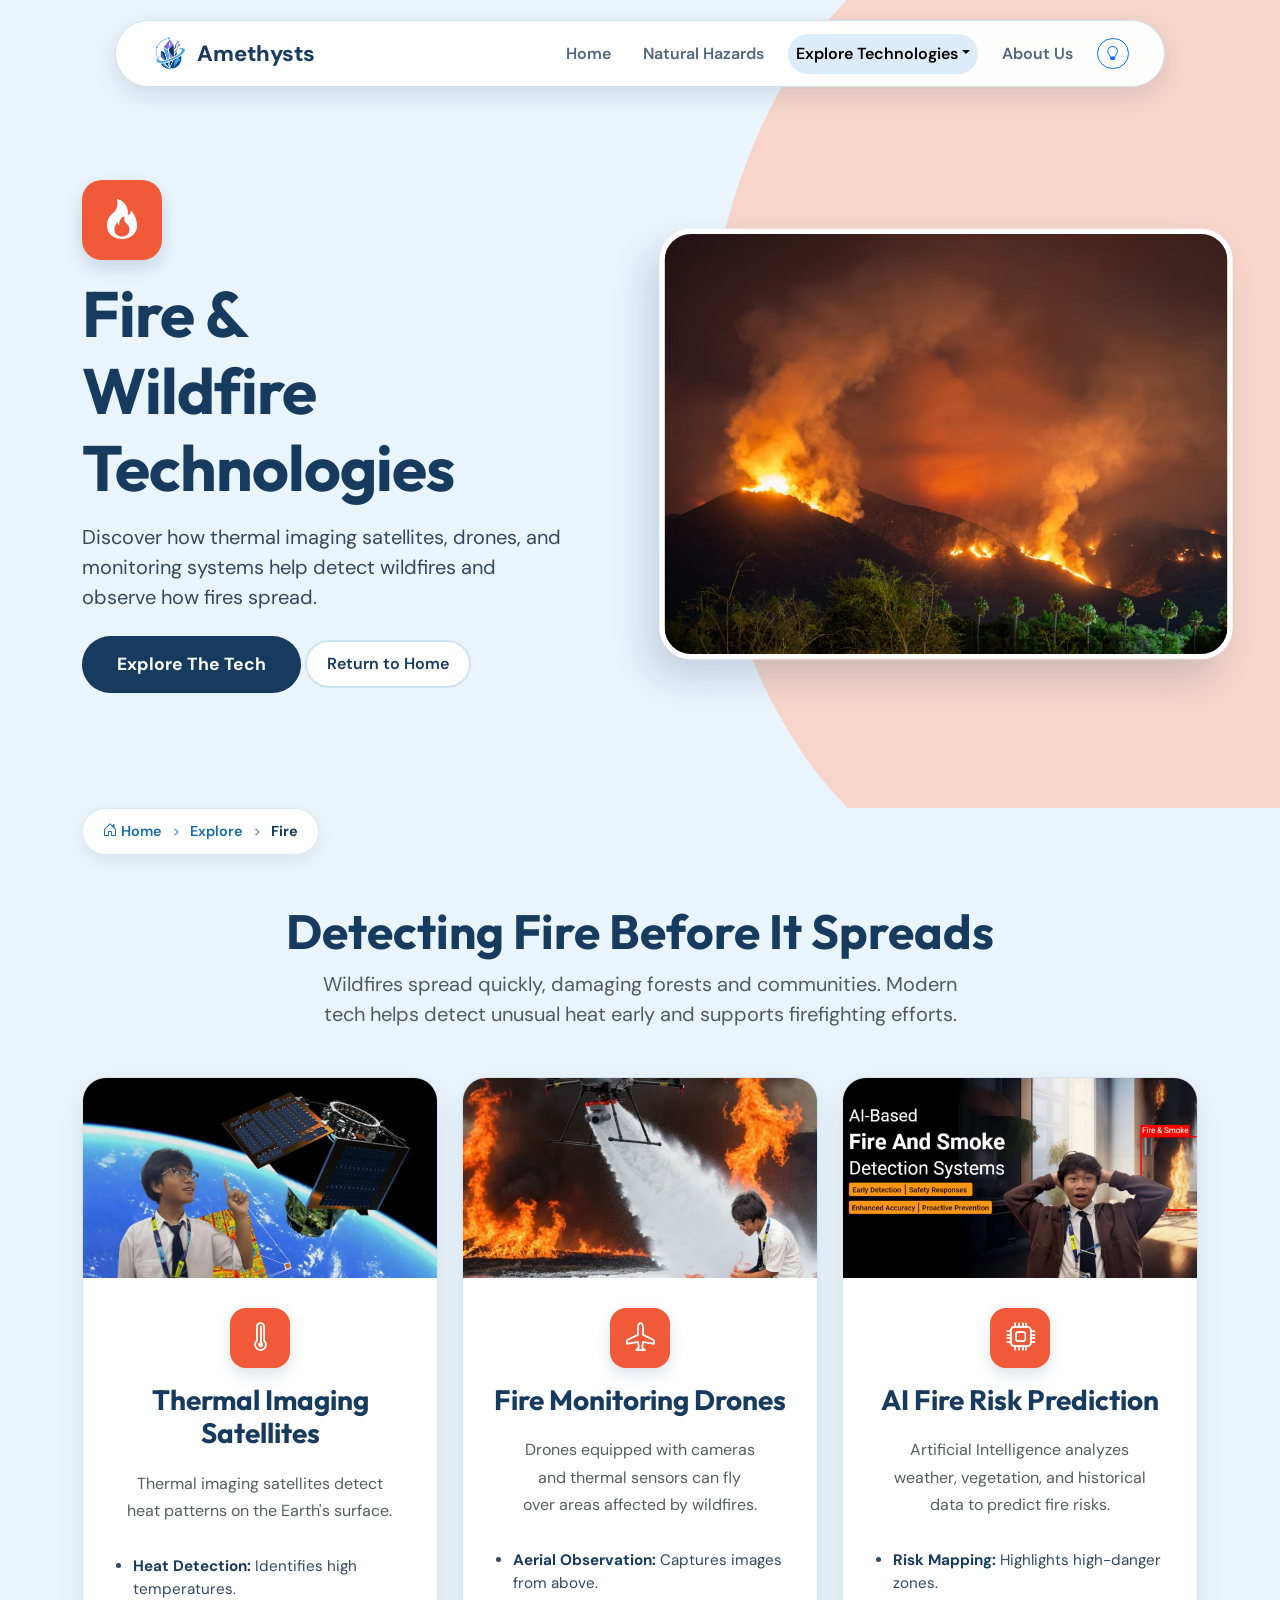
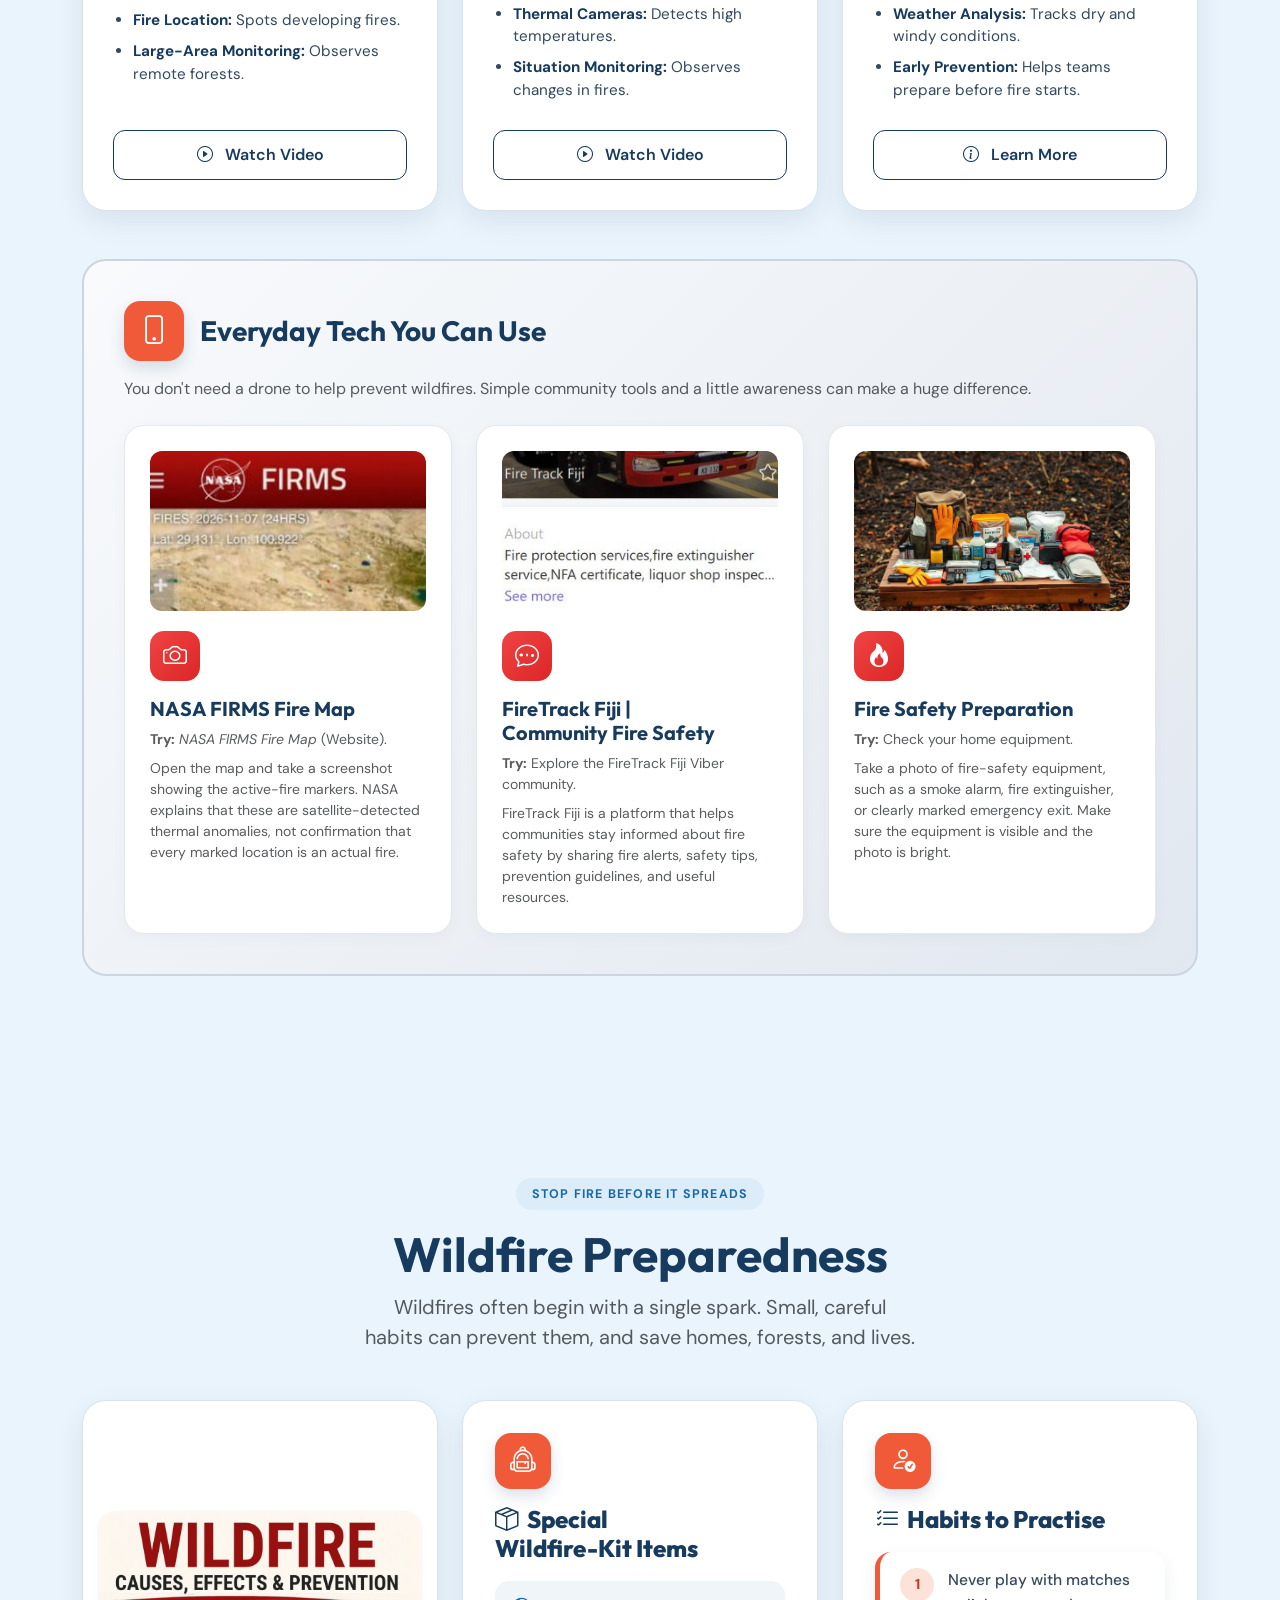
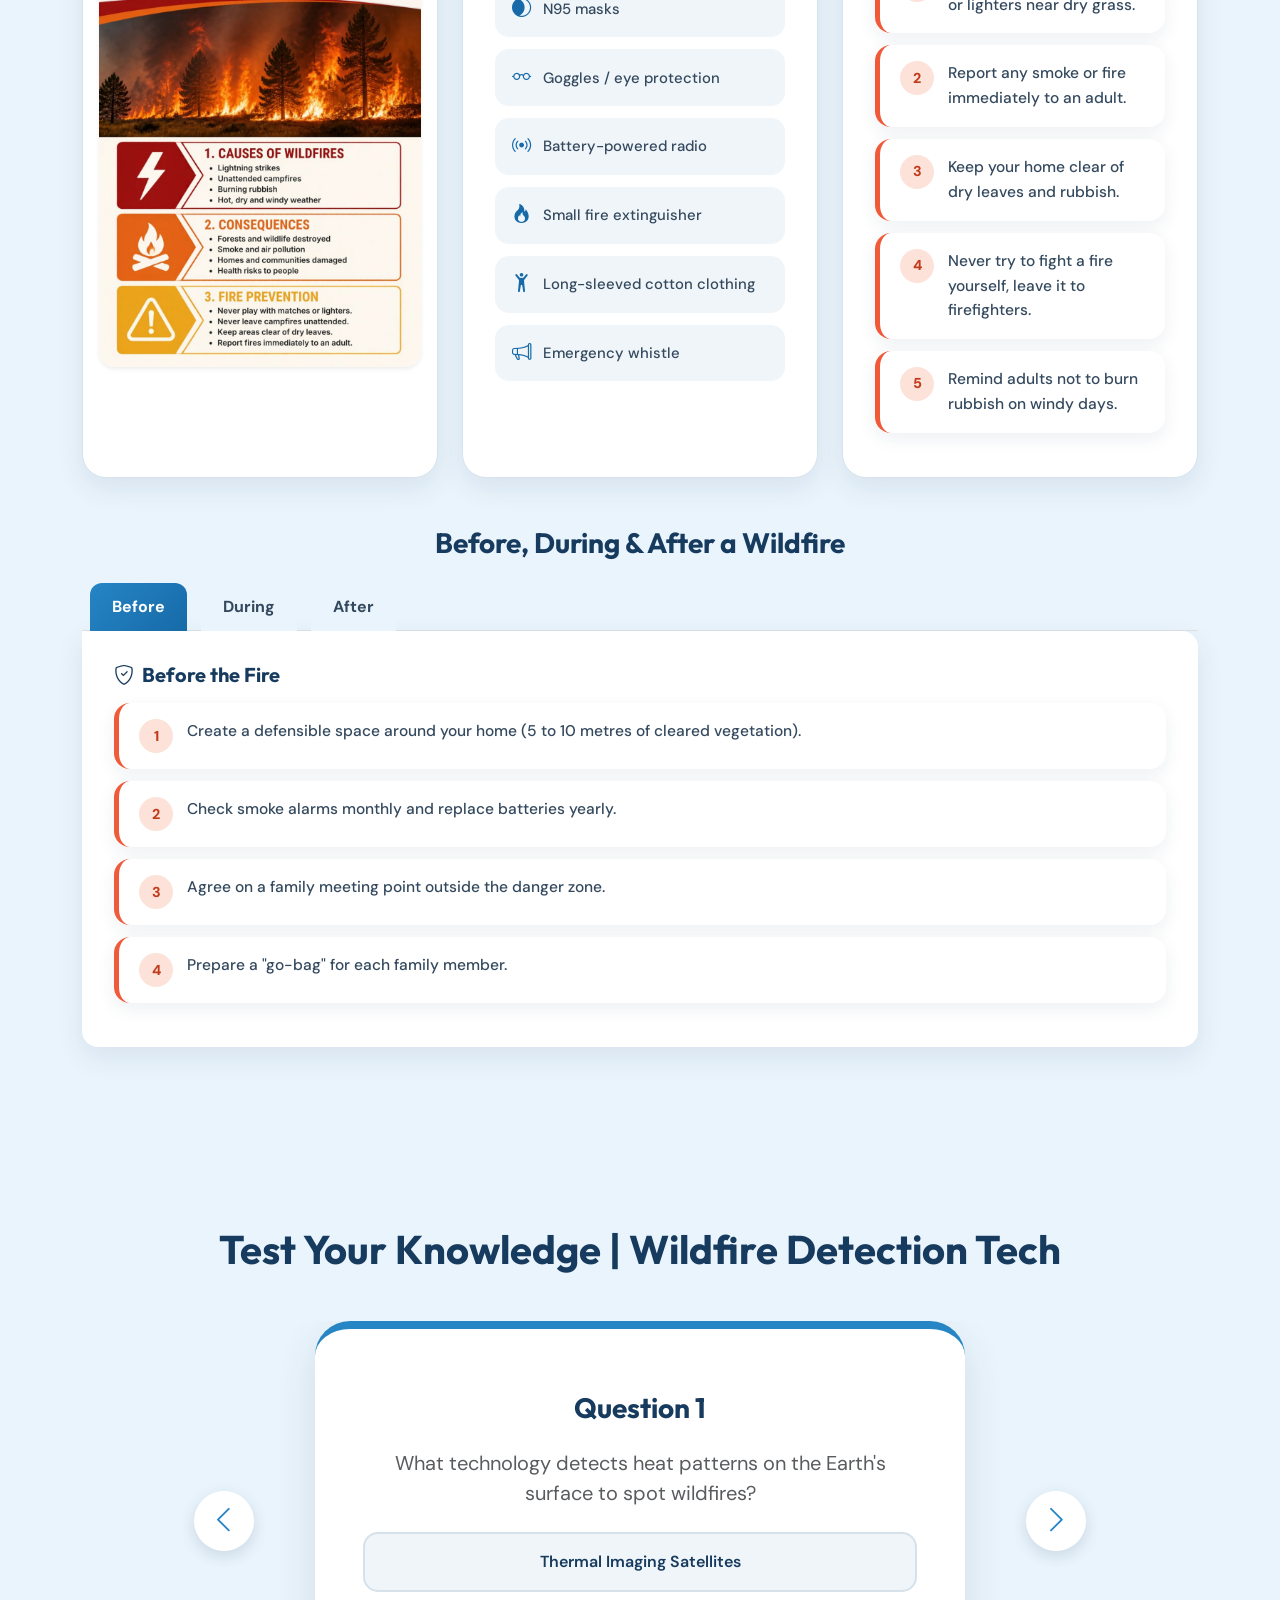
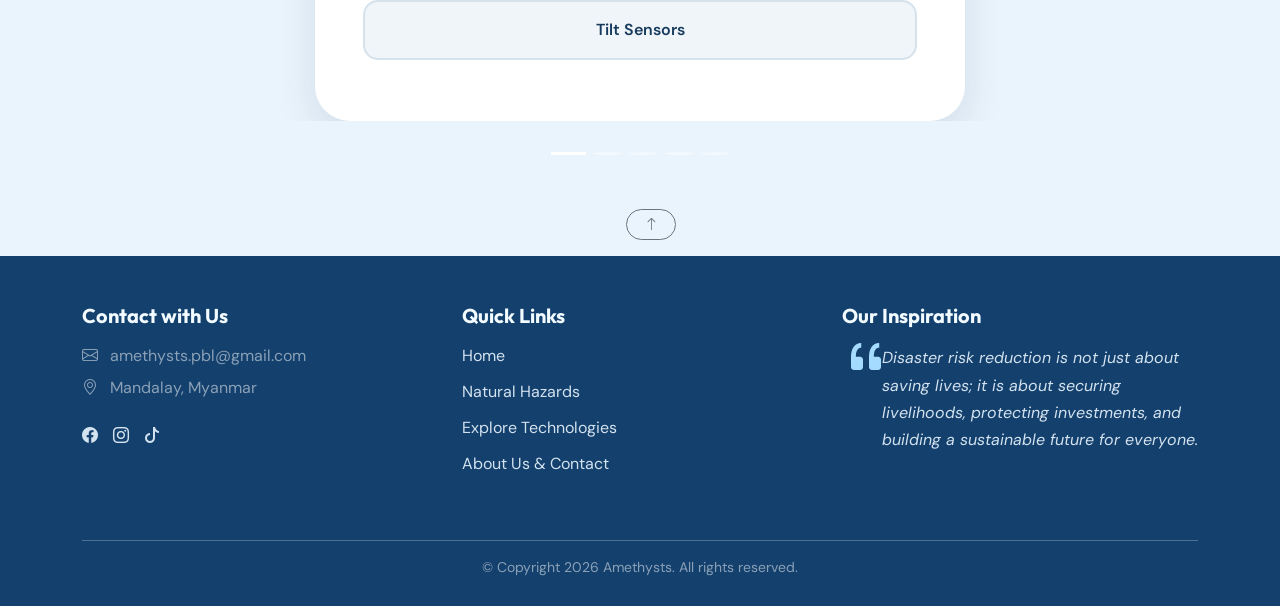
<file: pages/explore_fire.html>
<!DOCTYPE html>
<html lang="en">
<head>
    <meta charset="UTF-8">
    <meta name="viewport" content="width=device-width, initial-scale=1.0">
    <title>Amethysts | Fire Technologies</title>
    <link rel="stylesheet" href="https://cdn.jsdelivr.net/npm/bootstrap@5.3.8/dist/css/bootstrap.min.css">
    <link rel="stylesheet" href="https://cdn.jsdelivr.net/npm/bootstrap-icons@1.13.1/font/bootstrap-icons.min.css">
    <link href="https://unpkg.com/aos@2.3.1/dist/aos.css" rel="stylesheet">
    <link href="https://fonts.googleapis.com/css2?family=DM+Sans:wght@400;500;600;700&display=swap" rel="stylesheet">
    <link rel="icon" href="../media/logo.jpg">
    <link rel="stylesheet" href="../style.css">
</head>
<body>
 
    <nav class="navbar navbar-expand-lg">
        <div class="container nav-container">
            <a class="navbar-brand fw-bold d-flex align-items-center" href="../index.html">
                <img src="../media/logo.jpg" alt="logo" class="nav-logo">
                <span class="brand-text">Amethysts</span>
            </a>
            <button class="navbar-toggler" type="button" data-bs-toggle="collapse" data-bs-target="#navbarNav">
                <span class="navbar-toggler-icon"></span>
            </button>
            <div class="collapse navbar-collapse" id="navbarNav">
                <ul class="navbar-nav ms-auto align-items-center">
                    <li class="nav-item"><a class="nav-link" href="../index.html">Home</a></li>
                    <li class="nav-item"><a class="nav-link" href="problem.html">Natural Hazards</a></li>
                    <li class="nav-item dropdown">
                        <a class="nav-link active dropdown-toggle" href="#" data-bs-toggle="dropdown">Explore Technologies</a>
                        <ul class="dropdown-menu">
                            <li><a href="explore_earth.html" class="dropdown-item">Earth (Seismic)</a></li>
                            <li><a href="explore_water.html" class="dropdown-item">Water (Floods)</a></li>
                            <li><a href="explore_air.html" class="dropdown-item">Wind (Cyclones)</a></li>
                            <li><a href="explore_fire.html" class="dropdown-item">Fire (Wildfires)</a></li>
                        </ul>
                    </li>
                    <li class="nav-item"><a class="nav-link" href="about.html">About Us</a></li>
                    <li class="nav-item">
                        <button class="btn btn-sm btn-outline-primary rounded-pill ms-2" data-bs-toggle="offcanvas" data-bs-target="#tipsOffcanvas" title="Quick Safety Tips">
                            <i class="bi bi-lightbulb"></i>
                        </button>
                    </li>
                </ul>
            </div>
        </div>
    </nav>
 
    <div class="offcanvas offcanvas-end custom-offcanvas" tabindex="-1" id="tipsOffcanvas">
        <div class="offcanvas-header">
            <h5 class="offcanvas-title"><i class="bi bi-shield-check me-2"></i>Quick Safety Tips</h5>
            <button type="button" class="btn-close btn-close-white" data-bs-dismiss="offcanvas"></button>
        </div>
        <div class="offcanvas-body">
            <p class="text-muted small mb-3 fw-bold">Small habits that save lives in Myanmar.</p>
            <ul class="list-group quick-facts mb-4">
                <li class="list-group-item"><i class="bi bi-phone"></i> Save local emergency numbers in your phone.</li>
                <li class="list-group-item"><i class="bi bi-bag-check"></i> Pack a small go-bag with water, snacks, power bank.</li>
                <li class="list-group-item"><i class="bi bi-people"></i> Agree on a family meeting point.</li>
                <li class="list-group-item"><i class="bi bi-megaphone"></i> Follow official warnings only.</li>
                <li class="list-group-item"><i class="bi bi-house-heart"></i> Know your nearest shelter.</li>
            </ul>
            <a href="pages/problem.html" class="offcanvas-action-btn">Learn More About Hazards</a>
        </div>
    </div>
 
    <div class="explore-hero fire-theme">
        <div class="container">
            <div class="row align-items-center g-4">
                <div class="col-12 col-lg-6 hero-text-content" data-aos="fade-right">
                    <div class="element-icon-badge mb-3"><i class="bi bi-fire"></i></div>
                    <h1 class="fw-bold mb-3 display-3">Fire & <br> Wildfire Technologies</h1>
                    <p class="fs-5 mb-4">Discover how thermal imaging satellites, drones, and monitoring systems help detect wildfires and observe how fires spread.</p>
                    <a href="#content-section" class="btn hero-btn">Explore The Tech</a>
                    <a href="../index.html" class="return-btn">Return to Home</a>
                </div>
                <div class="col-12 col-lg-6 hero-image-content d-none d-lg-block" data-aos="fade-left">
                    <img src="../media/explorefire.jpg" alt="Wildfire" class="img-fluid hero-img">
                </div>
            </div>
        </div>
        <div class="hero-blob d-none d-lg-block"></div>
    </div>
 
    <div class="container">
        <ul class="breadcrumb-custom">
            <li><a href="../index.html"><i class="bi bi-house-door me-1"></i>Home</a></li>
            <li><a href="problem.html">Explore</a></li>
            <li class="active">Fire</li>
        </ul>
    </div>
 
    <div id="content-section" class="container py-4 py-lg-5">
        <div class="text-center mb-5" data-aos="fade-up">
            <h2 class="fw-bold text-dark-blue display-5">Detecting Fire Before It Spreads</h2>
            <p class="fs-5 text-muted mx-auto max-w-700">Wildfires spread quickly, damaging forests and communities. Modern tech helps detect unusual heat early and supports firefighting efforts.</p>
        </div>
 
        <div class="row align-items-stretch mb-5 g-3 g-lg-4">
            <div class="col-12 col-lg-4" data-aos="fade-right">
                <div class="feature-card">
                    <div class="feature-image-wrapper">
                        <img src="../media/fire_satellites.jpg" alt="Satellite" class="feature-image">
                    </div>
                    <div class="feature-card-body">
                        <div class="feature-header">
                            <div class="feature-icon fire-bg"><i class="bi bi-thermometer-high"></i></div>
                            <h3 class="fw-bold text-dark-blue mb-0">Thermal Imaging Satellites</h3>
                        </div>
                        <div class="feature-content">
                            <p class="text-muted">Thermal imaging satellites detect heat patterns on the Earth's surface.</p>
                            <ul class="feature-list">
                                <li><strong>Heat Detection:</strong> Identifies high temperatures.</li>
                                <li><strong>Fire Location:</strong> Spots developing fires.</li>
                                <li><strong>Large-Area Monitoring:</strong> Observes remote forests.</li>
                            </ul>
                        </div>
                        <div class="d-grid gap-2 mt-auto">
                            <button class="btn action-btn" data-bs-toggle="modal" data-bs-target="#satelliteModal"><i class="bi bi-play-circle me-2"></i> Watch Video</button>
                        </div>
                    </div>
                </div>
            </div>
            <div class="col-12 col-lg-4" data-aos="fade-up" data-aos-delay="100">
                <div class="feature-card">
                    <div class="feature-image-wrapper">
                        <img src="../media/fire_drone.jpg" alt="Drone" class="feature-image">
                    </div>
                    <div class="feature-card-body">
                        <div class="feature-header">
                            <div class="feature-icon fire-bg"><i class="bi bi-airplane"></i></div>
                            <h3 class="fw-bold text-dark-blue mb-0">Fire Monitoring Drones</h3>
                        </div>
                        <div class="feature-content">
                            <p class="text-muted">Drones equipped with cameras and thermal sensors can fly over areas affected by wildfires.</p>
                            <ul class="feature-list">
                                <li><strong>Aerial Observation:</strong> Captures images from above.</li>
                                <li><strong>Thermal Cameras:</strong> Detects high temperatures.</li>
                                <li><strong>Situation Monitoring:</strong> Observes changes in fires.</li>
                            </ul>
                        </div>
                        <div class="d-grid gap-2 mt-auto">
                            <button class="btn action-btn" data-bs-toggle="modal" data-bs-target="#droneModal"><i class="bi bi-play-circle me-2"></i> Watch Video</button>
                        </div>
                    </div>
                </div>
            </div>
            <div class="col-12 col-lg-4" data-aos="fade-left" data-aos-delay="200">
                <div class="feature-card">
                    <div class="feature-image-wrapper">
                        <img src="../media/ai_detectors.jpg" alt="AI Fire Risk" class="feature-image">
                    </div>
                    <div class="feature-card-body">
                        <div class="feature-header">
                            <div class="feature-icon fire-bg"><i class="bi bi-cpu"></i></div>
                            <h3 class="fw-bold text-dark-blue mb-0">AI Fire Risk Prediction</h3>
                        </div>
                        <div class="feature-content">
                            <p class="text-muted">Artificial Intelligence analyzes weather, vegetation, and historical data to predict fire risks.</p>
                            <ul class="feature-list">
                                <li><strong>Risk Mapping:</strong> Highlights high-danger zones.</li>
                                <li><strong>Weather Analysis:</strong> Tracks dry and windy conditions.</li>
                                <li><strong>Early Prevention:</strong> Helps teams prepare before fire starts.</li>
                            </ul>
                        </div>
                        <div class="d-grid gap-2 mt-auto">
                            <button class="btn action-btn" data-bs-toggle="modal" data-bs-target="#aiFireModal"><i class="bi bi-info-circle me-2"></i> Learn More</button>
                        </div>
                    </div>
                </div>
            </div>
        </div>
 
        <div class="row mb-5" data-aos="fade-up">
            <div class="col-12">
                <div class="everyday-tech-card">
                    <div class="d-flex align-items-center mb-3">
                        <div class="feature-icon fire-bg me-3"><i class="bi bi-phone"></i></div>
                        <h3 class="fw-bold text-dark-blue mb-0">Everyday Tech You Can Use</h3>
                    </div>
                    <p class="text-muted mb-4">You don't need a drone to help prevent wildfires. Simple community tools and a little awareness can make a huge difference.</p>
 
                    <div class="row g-3 g-md-4">
                        <div class="col-12 col-sm-6 col-lg-4">
                            <div class="app-recommendation h-100">
                                <div class="app-image-wrapper"><img src="../media/app_NASAfire.jpg" alt="NASA FIRMS" class="app-image"></div>
                                <div class="app-icon-wrapper fire-app-icon"><i class="bi bi-camera"></i></div>
                                <h5 class="fw-bold text-dark-blue mt-3">NASA FIRMS Fire Map</h5>
                                <p class="text-muted small mb-2"><strong>Try:</strong> <em>NASA FIRMS Fire Map</em> (Website).</p>
                                <p class="text-muted small mb-0">Open the map and take a screenshot showing the active-fire markers. NASA explains that these are satellite-detected thermal anomalies, not confirmation that every marked location is an actual fire.</p>
                            </div>
                        </div>
                        <div class="col-12 col-sm-6 col-lg-4">
                            <div class="app-recommendation h-100">
                                <div class="app-image-wrapper"><img src="../media/app_viberfire.jpg" alt="Viber Group" class="app-image"></div>
                                <div class="app-icon-wrapper fire-app-icon"><i class="bi bi-chat-dots"></i></div>
                                <h5 class="fw-bold text-dark-blue mt-3">FireTrack Fiji | Community Fire Safety</h5>
                                <p class="text-muted small mb-2"><strong>Try:</strong> Explore the FireTrack Fiji Viber community.</p>
                                <p class="text-muted small mb-0">FireTrack Fiji is a platform that helps communities stay informed about fire safety by sharing fire alerts, safety tips, prevention guidelines, and useful resources.</p>
                            </div>
                        </div>
                        <div class="col-12 col-sm-6 col-lg-4">
                            <div class="app-recommendation h-100">
                                <div class="app-image-wrapper"><img src="../media/firesafety.jpg" alt="Fire Safety" class="app-image"></div>
                                <div class="app-icon-wrapper fire-app-icon"><i class="bi bi-fire"></i></div>
                                <h5 class="fw-bold text-dark-blue mt-3">Fire Safety Preparation</h5>
                                <p class="text-muted small mb-2"><strong>Try:</strong> Check your home equipment.</p>
                                <p class="text-muted small mb-0">Take a photo of fire-safety equipment, such as a smoke alarm, fire extinguisher, or clearly marked emergency exit. Make sure the equipment is visible and the photo is bright.</p>
                            </div>
                        </div>
                    </div>
                </div>
            </div>
        </div>
    </div>
 
    <div class="prep-section fire-prep">
        <div class="container py-3">
            <div class="text-center mb-5" data-aos="fade-up">
                <span class="section-label">Stop Fire Before It Spreads</span>
                <h2 class="fw-bold text-dark-blue display-5">Wildfire Preparedness</h2>
                <p class="fs-5 text-muted mx-auto max-w-700">Wildfires often begin with a single spark. Small, careful habits can prevent them, and save homes, forests, and lives.</p>
            </div>
 
            <div class="row g-4 mb-5">
                <div class="col-12 col-lg-4" data-aos="fade-right">
                    <div class="prep-card h-100 d-flex flex-column justify-content-center p-3">
                        <img src="../media/poster_fire.jpg" alt="Wildfire Preparedness Poster" class="img-fluid rounded-4 shadow-sm w-100">
                    </div>
                </div>
 
                <div class="col-12 col-lg-4" data-aos="fade-up">
                    <div class="prep-card h-100">
                        <div class="prep-icon fire-bg"><i class="bi bi-backpack2"></i></div>
                        <h4><i class="bi bi-box-seam me-2"></i>Special Wildfire-Kit Items</h4>
                        <div class="supply-grid">
                            <div class="supply-item"><i class="bi bi-mask"></i>N95 masks</div>
                            <div class="supply-item"><i class="bi bi-eyeglasses"></i>Goggles / eye protection</div>
                            <div class="supply-item"><i class="bi bi-broadcast"></i>Battery-powered radio</div>
                            <div class="supply-item"><i class="bi bi-fire"></i>Small fire extinguisher</div>
                            <div class="supply-item"><i class="bi bi-person-arms-up"></i>Long-sleeved cotton clothing</div>
                            <div class="supply-item"><i class="bi bi-megaphone"></i>Emergency whistle</div>
                        </div>
                    </div>
                </div>
 
                <div class="col-12 col-lg-4" data-aos="fade-left">
                    <div class="prep-card h-100">
                        <div class="prep-icon fire-bg"><i class="bi bi-person-check"></i></div>
                        <h4><i class="bi bi-list-check me-2"></i>Habits to Practise</h4>
                        <div class="habit-item"><div class="habit-num">1</div><p>Never play with matches or lighters near dry grass.</p></div>
                        <div class="habit-item"><div class="habit-num">2</div><p>Report any smoke or fire immediately to an adult.</p></div>
                        <div class="habit-item"><div class="habit-num">3</div><p>Keep your home clear of dry leaves and rubbish.</p></div>
                        <div class="habit-item"><div class="habit-num">4</div><p>Never try to fight a fire yourself, leave it to firefighters.</p></div>
                        <div class="habit-item"><div class="habit-num">5</div><p>Remind adults not to burn rubbish on windy days.</p></div>
                    </div>
                </div>
            </div>
 
            <div class="row" data-aos="fade-up">
                <div class="col-12">
                    <h3 class="fw-bold text-dark-blue mb-4 text-center">Before, During & After a Wildfire</h3>
                    <ul class="nav nav-tabs prep-tabs" role="tablist">
                        <li class="nav-item">
                            <button class="nav-link active" data-bs-toggle="tab" data-bs-target="#fire-before" type="button">Before</button>
                        </li>
                        <li class="nav-item">
                            <button class="nav-link" data-bs-toggle="tab" data-bs-target="#fire-during" type="button">During</button>
                        </li>
                        <li class="nav-item">
                            <button class="nav-link" data-bs-toggle="tab" data-bs-target="#fire-after" type="button">After</button>
                        </li>
                    </ul>
                    <div class="tab-content prep-tab-content">
                        <div class="tab-pane fade show active" id="fire-before">
                            <h5 class="fw-bold text-dark-blue mb-3"><i class="bi bi-shield-check me-2"></i>Before the Fire</h5>
                            <div class="habit-item"><div class="habit-num">1</div><p>Create a defensible space around your home (5 to 10 metres of cleared vegetation).</p></div>
                            <div class="habit-item"><div class="habit-num">2</div><p>Check smoke alarms monthly and replace batteries yearly.</p></div>
                            <div class="habit-item"><div class="habit-num">3</div><p>Agree on a family meeting point outside the danger zone.</p></div>
                            <div class="habit-item"><div class="habit-num">4</div><p>Prepare a "go-bag" for each family member.</p></div>
                        </div>
                        <div class="tab-pane fade" id="fire-during">
                            <h5 class="fw-bold text-dark-blue mb-3"><i class="bi bi-exclamation-triangle me-2"></i>During the Fire</h5>
                            <div class="habit-item"><div class="habit-num">1</div><p>Evacuate immediately when authorities say to.</p></div>
                            <div class="habit-item"><div class="habit-num">2</div><p>Stay low to avoid smoke; cover your nose with a damp cloth.</p></div>
                            <div class="habit-item"><div class="habit-num">3</div><p>Follow official instructions, never re-enter your home.</p></div>
                        </div>
                        <div class="tab-pane fade" id="fire-after">
                            <h5 class="fw-bold text-dark-blue mb-3"><i class="bi bi-house-check me-2"></i>After the Fire</h5>
                            <div class="habit-item"><div class="habit-num">1</div><p>Only return when authorities say it is safe.</p></div>
                            <div class="habit-item"><div class="habit-num">2</div><p>Watch for hot spots, the ground can stay hot for hours.</p></div>
                            <div class="habit-item"><div class="habit-num">3</div><p>Check on neighbours, especially elderly people.</p></div>
                        </div>
                    </div>
                </div>
            </div>
        </div>
    </div>
 
    <div class="modal fade" id="satelliteModal" tabindex="-1">
        <div class="modal-dialog modal-dialog-centered modal-lg">
            <div class="modal-content border-0 shadow-lg rounded-4 overflow-hidden">
                <div class="modal-header bg-dark text-white border-0">
                    <h5 class="modal-title"><i class="bi bi-play-circle me-2"></i>Thermal Imaging Satellites</h5>
                    <button type="button" class="btn-close btn-close-white" data-bs-dismiss="modal"></button>
                </div>
                <div class="modal-body p-0">
                    <div class="ratio ratio-16x9">
                        <iframe src="https://www.youtube.com/embed/SSd7KnWN9CM" title="How Satellites Detect Wildfires" allowfullscreen></iframe>
                    </div>
                    <div class="p-3 p-md-4"><p class="text-muted mb-0">Learn how satellites use thermal imaging to detect heat signatures from space.</p></div>
                </div>
            </div>
        </div>
    </div>
 
    <div class="modal fade" id="droneModal" tabindex="-1">
        <div class="modal-dialog modal-dialog-centered modal-lg">
            <div class="modal-content border-0 shadow-lg rounded-4 overflow-hidden">
                <div class="modal-header bg-dark text-white border-0">
                    <h5 class="modal-title"><i class="bi bi-play-circle me-2"></i>Fire Monitoring Drones</h5>
                    <button type="button" class="btn-close btn-close-white" data-bs-dismiss="modal"></button>
                </div>
                <div class="modal-body p-0">
                    <div class="ratio ratio-16x9">
                        <iframe src="https://www.youtube.com/embed/iIJIgJ7wUng" title="Fire Monitoring Drones" allowfullscreen></iframe>
                    </div>
                    <div class="p-3 p-md-4"><p class="text-muted mb-0">See how drones are used to monitor and map wildfires safely from above.</p></div>
                </div>
            </div>
        </div>
    </div>
 
    <div class="modal fade" id="aiFireModal" tabindex="-1">
        <div class="modal-dialog modal-dialog-centered">
            <div class="modal-content border-0 shadow-lg rounded-4 overflow-hidden">
                <div class="modal-header bg-dark text-white border-0">
                    <h5 class="modal-title"><i class="bi bi-cpu me-2"></i>AI Fire Risk Prediction</h5>
                    <button type="button" class="btn-close btn-close-white" data-bs-dismiss="modal"></button>
                </div>
                <div class="modal-body p-3 p-md-4">
                    <p class="text-muted">Artificial Intelligence uses past fire data, weather conditions, and satellite imagery to predict where fires are most likely to start or spread.</p>
                </div>
            </div>
        </div>
    </div>
 
    <div id="quiz-section" class="quiz-section py-5">
        <div class="container py-3 py-lg-4">
            <h2 class="fw-bold text-dark-blue text-center display-6 mb-5 px-2" data-aos="fade-up">Test Your Knowledge | Wildfire Detection Tech</h2>
            <div class="carousel slide" data-bs-interval="false" id="quizCarouselFire">
                <div class="carousel-indicators">
                    <button data-bs-target="#quizCarouselFire" data-bs-slide-to="0" class="active"></button>
                    <button data-bs-target="#quizCarouselFire" data-bs-slide-to="1"></button>
                    <button data-bs-target="#quizCarouselFire" data-bs-slide-to="2"></button>
                    <button data-bs-target="#quizCarouselFire" data-bs-slide-to="3"></button>
                    <button data-bs-target="#quizCarouselFire" data-bs-slide-to="4"></button>
                </div>
                <div class="carousel-inner" data-aos="zoom-in">
                    <div class="carousel-item active">
                        <div class="quiz-card text-center p-4 p-md-5 mx-auto">
                            <h3 class="fw-bold text-dark-blue mb-4">Question 1</h3>
                            <p class="text-muted mb-4 fs-5">What technology detects heat patterns on the Earth's surface to spot wildfires?</p>
                            <div class="d-grid gap-2">
                                <button class="btn quiz-option-btn" data-bs-toggle="modal" data-bs-target="#correctAnswerModal">Thermal Imaging Satellites</button>
                                <button class="btn quiz-option-btn" data-bs-toggle="modal" data-bs-target="#wrongAnswerModal">Tilt Sensors</button>
                            </div>
                        </div>
                    </div>
                    <div class="carousel-item">
                        <div class="quiz-card text-center p-4 p-md-5 mx-auto">
                            <h3 class="fw-bold text-dark-blue mb-4">Question 2</h3>
                            <p class="text-muted mb-4 fs-5">What equipment is used to fly over wildfires and capture thermal images from above?</p>
                            <div class="d-grid gap-2">
                                <button class="btn quiz-option-btn" data-bs-toggle="modal" data-bs-target="#correctAnswerModal">Fire Monitoring Drones</button>
                                <button class="btn quiz-option-btn" data-bs-toggle="modal" data-bs-target="#wrongAnswerModal">Ocean Buoys</button>
                            </div>
                        </div>
                    </div>
                    <div class="carousel-item">
                        <div class="quiz-card text-center p-4 p-md-5 mx-auto">
                            <h3 class="fw-bold text-dark-blue mb-4">Question 3</h3>
                            <p class="text-muted mb-4 fs-5">What does Artificial Intelligence analyze to predict fire risks?</p>
                            <div class="d-grid gap-2">
                                <button class="btn quiz-option-btn" data-bs-toggle="modal" data-bs-target="#correctAnswerModal">Weather, vegetation, and historical data</button>
                                <button class="btn quiz-option-btn" data-bs-toggle="modal" data-bs-target="#wrongAnswerModal">Ocean currents and tides</button>
                            </div>
                        </div>
                    </div>
                    <div class="carousel-item">
                        <div class="quiz-card text-center p-4 p-md-5 mx-auto">
                            <h3 class="fw-bold text-dark-blue mb-4">Question 4</h3>
                            <p class="text-muted mb-4 fs-5">What does NASA FIRMS Fire Map show?</p>
                            <div class="d-grid gap-2">
                                <button class="btn quiz-option-btn" data-bs-toggle="modal" data-bs-target="#correctAnswerModal">Satellite-detected thermal anomalies</button>
                                <button class="btn quiz-option-btn" data-bs-toggle="modal" data-bs-target="#wrongAnswerModal">Wind speeds and direction</button>
                            </div>
                        </div>
                    </div>
                    <div class="carousel-item">
                        <div class="quiz-card text-center p-4 p-md-5 mx-auto">
                            <h3 class="fw-bold text-dark-blue mb-4">Question 5</h3>
                            <p class="text-muted mb-4 fs-5">What should you do if you see a small fire starting near dry grass?</p>
                            <div class="d-grid gap-2">
                                <button class="btn quiz-option-btn" data-bs-toggle="modal" data-bs-target="#wrongAnswerModal">Try to put it out yourself</button>
                                <button class="btn quiz-option-btn" data-bs-toggle="modal" data-bs-target="#correctAnswerModal">Report it immediately to an adult</button>
                            </div>
                        </div>
                    </div>
                </div>
                <button class="carousel-control-prev custom-carousel-btn d-none d-md-flex" data-bs-target="#quizCarouselFire" data-bs-slide="prev"><i class="bi bi-chevron-left"></i></button>
                <button class="carousel-control-next custom-carousel-btn d-none d-md-flex" data-bs-target="#quizCarouselFire" data-bs-slide="next"><i class="bi bi-chevron-right"></i></button>
            </div>
        </div>
    </div>
 
    <div class="modal fade" id="correctAnswerModal" tabindex="-1">
        <div class="modal-dialog modal-dialog-centered">
            <div class="modal-content text-center border-0 shadow-lg rounded-4">
                <div class="modal-body p-4 p-md-5">
                    <i class="bi bi-check-circle-fill text-success display-1 mb-3"></i>
                    <h2 class="fw-bold text-dark-blue mb-3">Correct!</h2>
                    <p class="text-muted">Great job! You understand this technology well.</p>
                    <button type="button" class="btn custom-btn mt-3 rounded-pill px-4" data-bs-dismiss="modal">Continue</button>
                </div>
            </div>
        </div>
    </div>
 
    <div class="modal fade" id="wrongAnswerModal" tabindex="-1">
        <div class="modal-dialog modal-dialog-centered">
            <div class="modal-content text-center border-0 shadow-lg rounded-4">
                <div class="modal-body p-4 p-md-5">
                    <i class="bi bi-x-circle-fill text-danger display-1 mb-3"></i>
                    <h2 class="fw-bold text-dark-blue mb-3">Try Again</h2>
                    <p class="text-muted">That's not quite right. Review the information above and try again!</p>
                    <button type="button" class="btn custom-btn mt-3 rounded-pill px-4" data-bs-dismiss="modal">Close</button>
                </div>
            </div>
        </div>
    </div>
 
    <div class="container flex w-100" id="topbtn">
        <div class="text-center py-3 justify-content-center">
            <a href="" class="btn btn-sm btn-outline-secondary rounded-pill">
                <i class="bi bi-arrow-up"></i>
            </a>
        </div>
    </div>
 
    <footer class="footer pt-5 pb-4">
        <div class="container">
            <div class="row">
                <div class="col-12 col-md-4 mb-4">
                    <h5 class="fw-bold mb-3">Contact with Us</h5>
                    <p class="mb-2 text-white-50"><i class="bi bi-envelope me-2"></i> amethysts.pbl@gmail.com</p>
                    <p class="mb-4 text-white-50"><i class="bi bi-geo-alt me-2"></i> Mandalay, Myanmar</p>
                    <div class="d-flex social-icons">
                        <a href="https://www.facebook.com"><i class="bi bi-facebook"></i></a>
                        <a href="https://www.instagram.com"><i class="bi bi-instagram"></i></a>
                        <a href="https://www.tiktok.com"><i class="bi bi-tiktok"></i></a>
                    </div>
                </div>
                <div class="col-12 col-md-4 mb-4">
                    <h5 class="fw-bold mb-3">Quick Links</h5>
                    <ul class="list-unstyled footer-links">
                        <li><a href="../index.html">Home</a></li>
                        <li><a href="problem.html">Natural Hazards</a></li>
                        <li><a href="explore_earth.html">Explore Technologies</a></li>
                        <li><a href="about.html">About Us & Contact</a></li>
                    </ul>
                </div>
                <div class="col-12 col-md-4 mb-4">
                    <h5 class="fw-bold mb-3">Our Inspiration</h5>
                    <div class="footer-quote">
                        <i class="bi bi-quote quote-icon"></i>
                        <p class="mb-0">Disaster risk reduction is not just about saving lives; it is about securing livelihoods, protecting investments, and building a sustainable future for everyone.</p>
                    </div>
                </div>
            </div>
            <hr class="mt-4 mb-3 border-light opacity-25">
            <div class="text-center small text-white-50">
                <p class="mb-1">&copy; Copyright 2026 Amethysts. All rights reserved.</p>
            </div>
        </div>
    </footer>
 
    <script src="https://cdn.jsdelivr.net/npm/bootstrap@5.3.8/dist/js/bootstrap.bundle.min.js"></script>
    <script src="https://unpkg.com/aos@2.3.1/dist/aos.js"></script>
    <script>AOS.init({ once: true });</script>
</body>
</html>
</file>
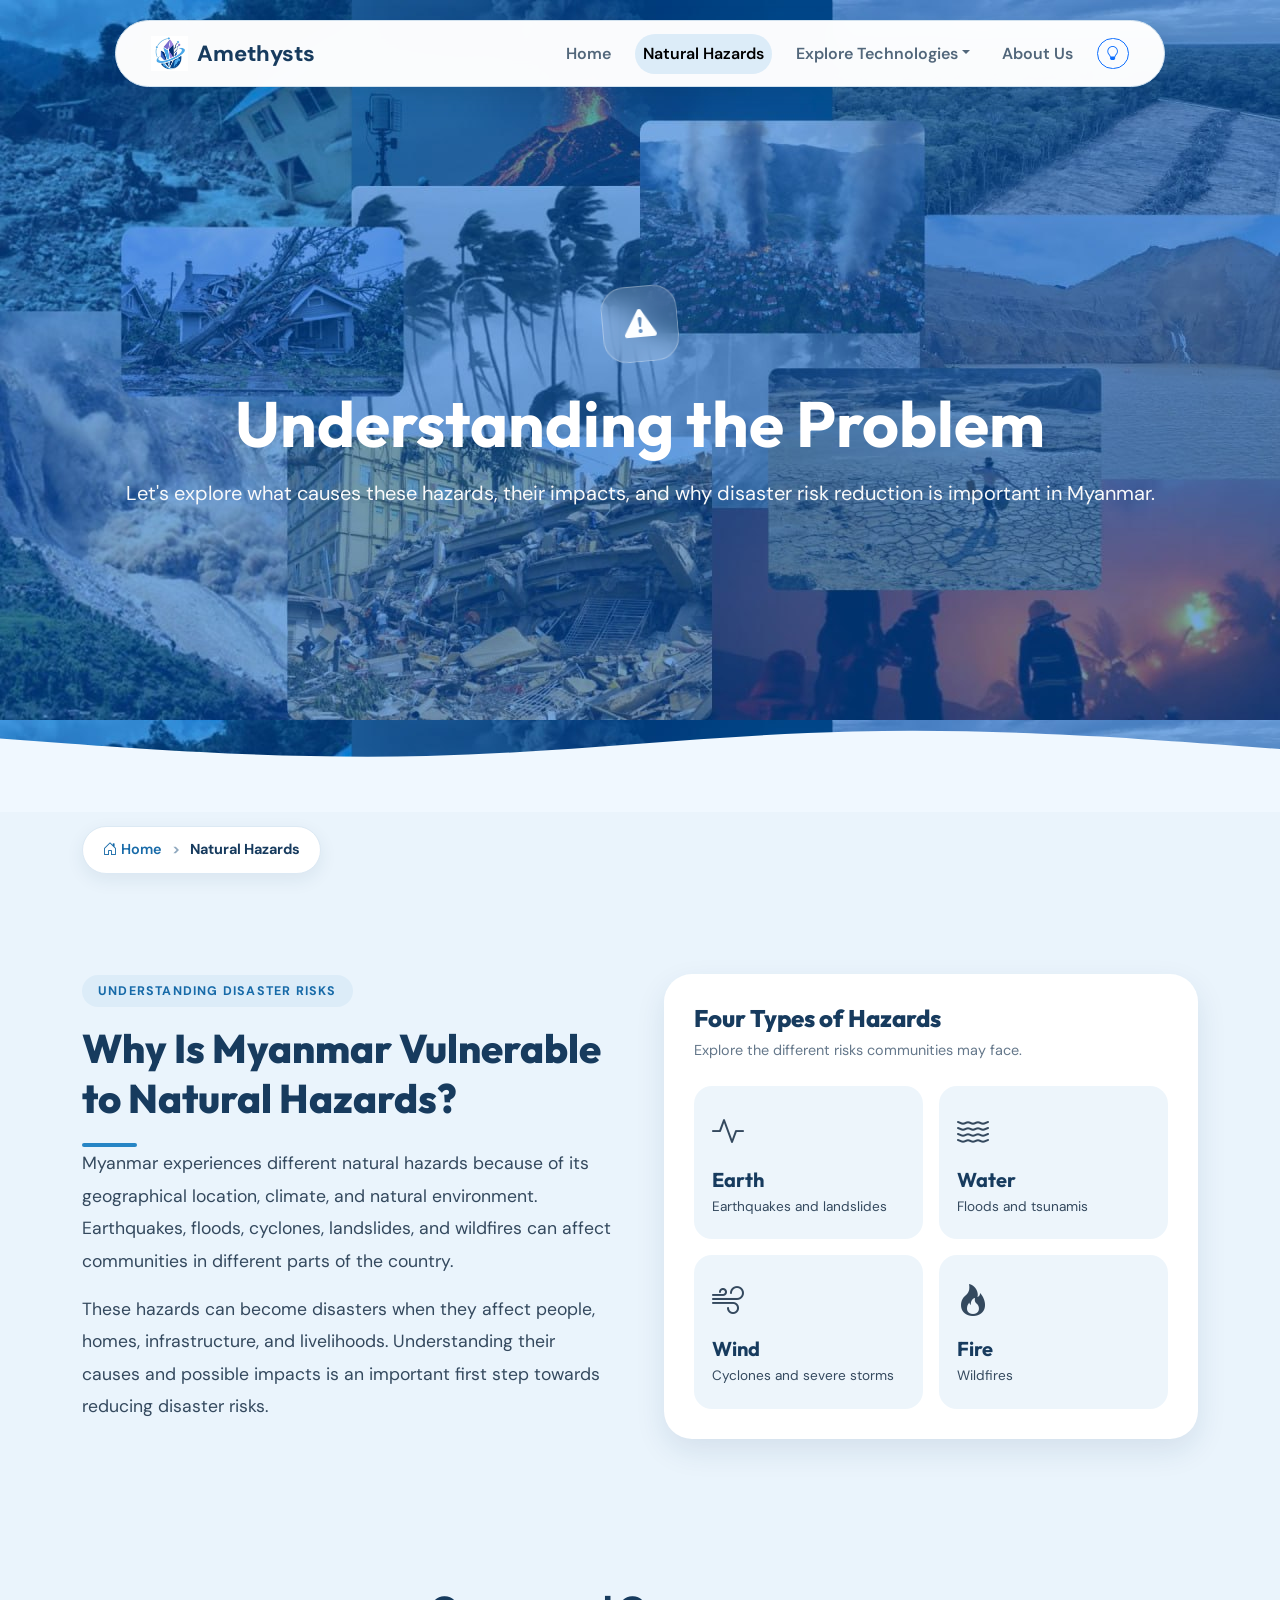
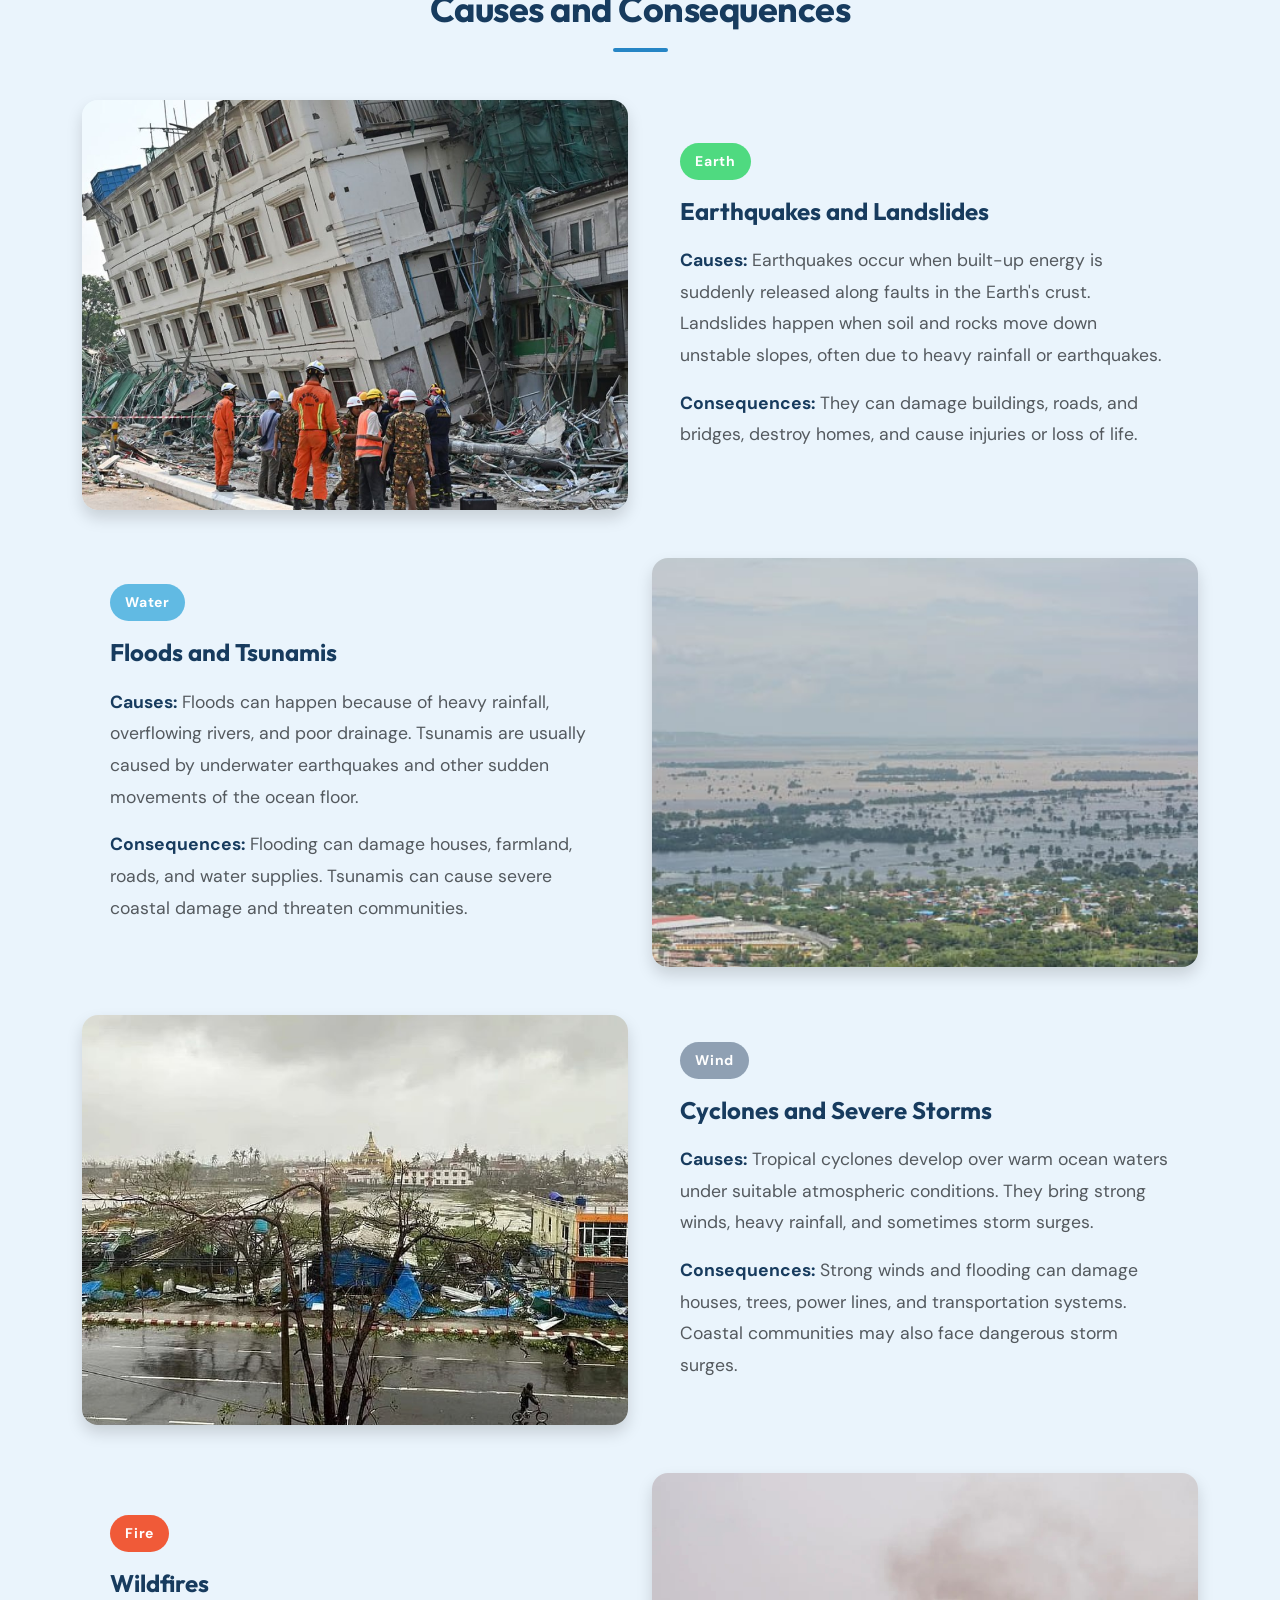
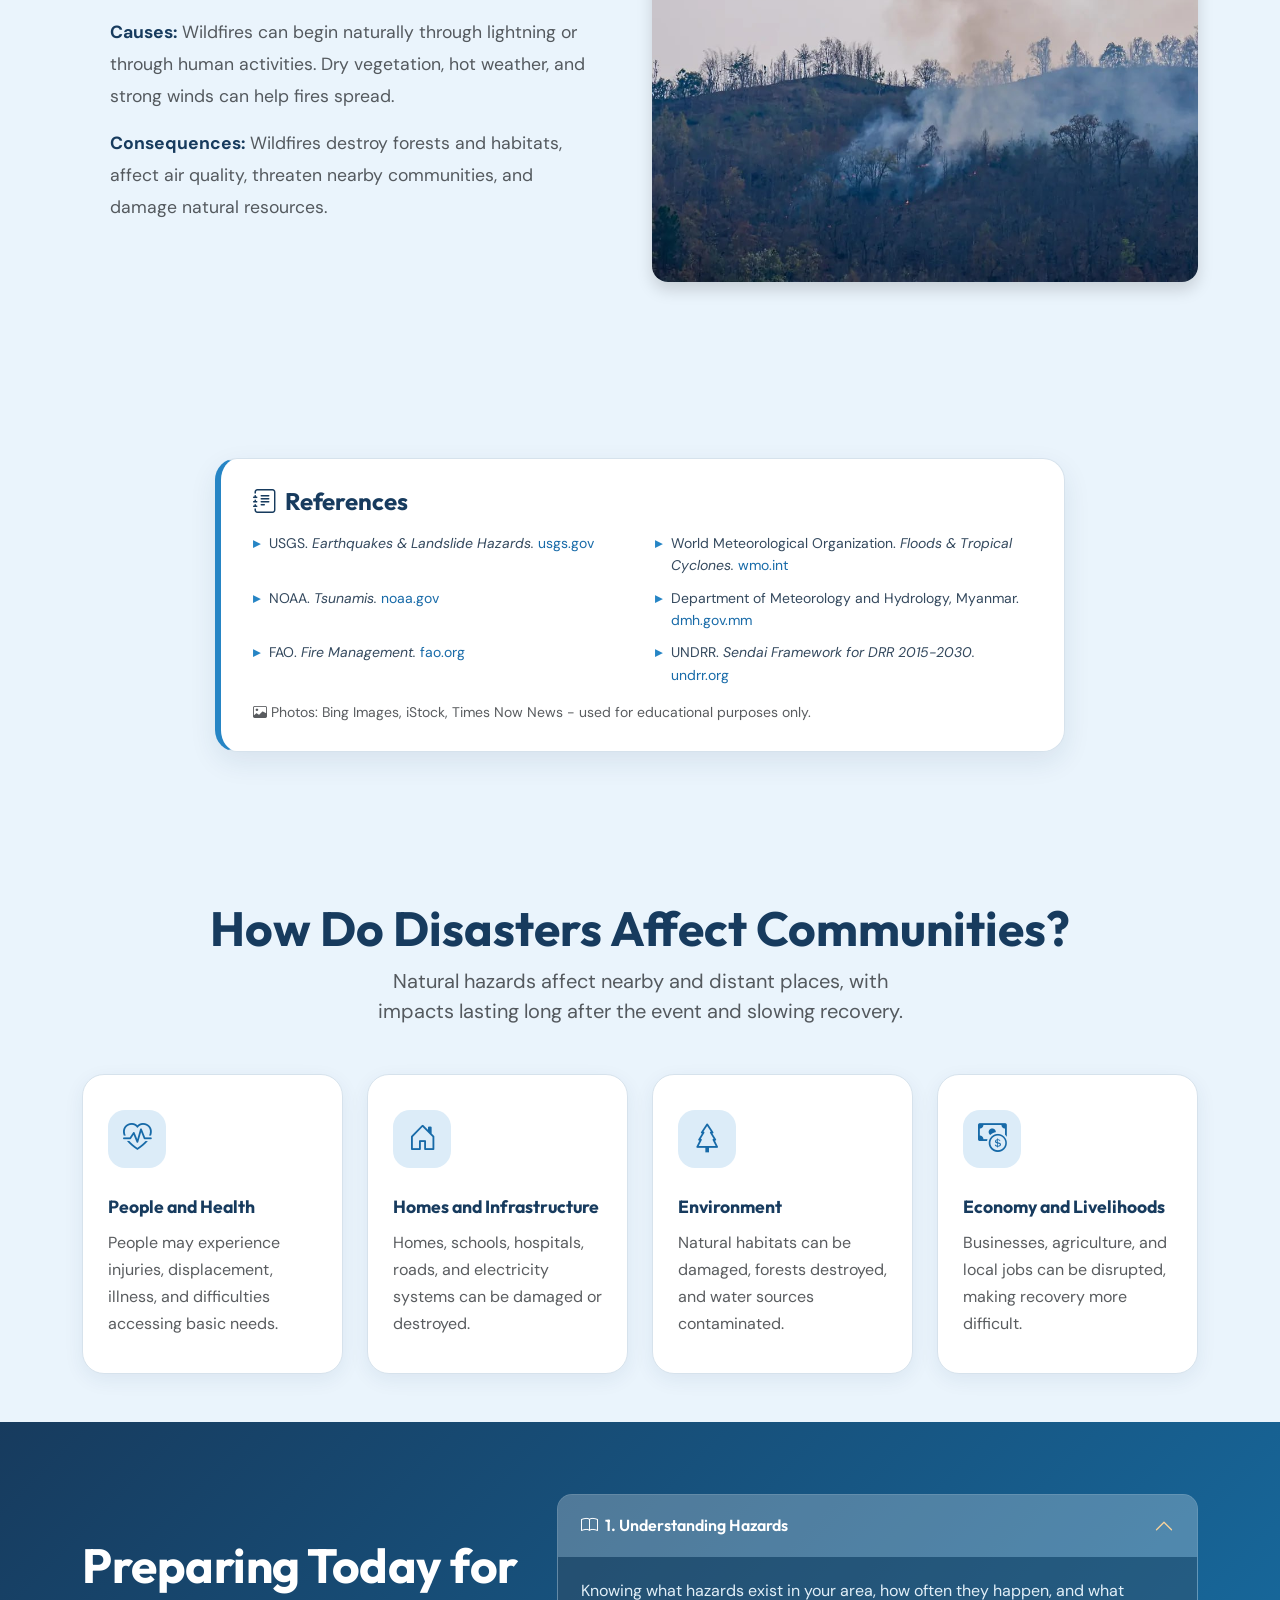
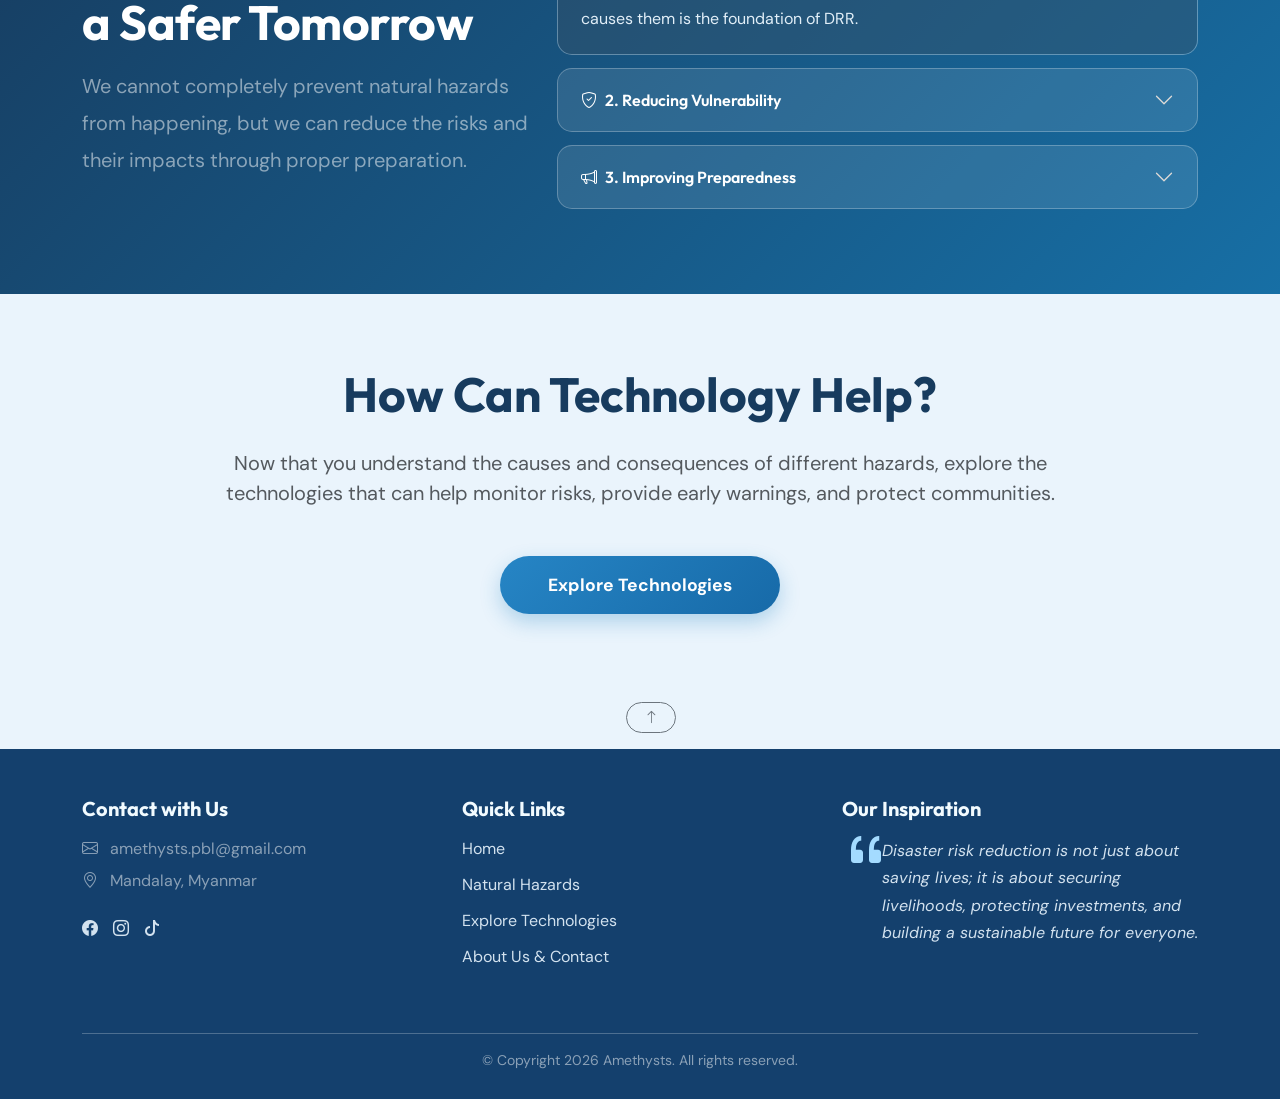
<file: pages/problem.html>
<!DOCTYPE html>
<html lang="en">
<head>
    <meta charset="UTF-8">
    <meta name="viewport" content="width=device-width, initial-scale=1.0">
    <title>Amethysts | Natural Hazards</title>
    <link rel="stylesheet" href="https://cdn.jsdelivr.net/npm/bootstrap@5.3.8/dist/css/bootstrap.min.css">
    <link rel="stylesheet" href="https://cdn.jsdelivr.net/npm/bootstrap-icons@1.13.1/font/bootstrap-icons.min.css">
    <link href="https://unpkg.com/aos@2.3.1/dist/aos.css" rel="stylesheet">
    <link href="https://fonts.googleapis.com/css2?family=DM+Sans:wght@400;500;600;700&display=swap" rel="stylesheet">
    <link rel="icon" href="../media/logo.jpg">
    <link rel="stylesheet" href="../style.css">
</head>
<body>
 
    <nav class="navbar navbar-expand-lg">
        <div class="container nav-container">
            <a class="navbar-brand fw-bold d-flex align-items-center" href="../index.html">
                <img src="../media/logo.jpg" alt="logo" class="nav-logo"> <span class="brand-text">Amethysts</span>
            </a>
            <button class="navbar-toggler" type="button" data-bs-toggle="collapse" data-bs-target="#navbarNav">
                <span class="navbar-toggler-icon"></span>
            </button>
            <div class="collapse navbar-collapse" id="navbarNav">
                <ul class="navbar-nav ms-auto align-items-center">
                    <li class="nav-item"><a class="nav-link" href="../index.html">Home</a></li>
                    <li class="nav-item"><a class="nav-link active" href="problem.html">Natural Hazards</a></li>
                    <li class="nav-item dropdown">
                        <a class="nav-link dropdown-toggle" href="#" data-bs-toggle="dropdown">Explore Technologies</a>
                        <ul class="dropdown-menu">
                            <li><a href="explore_earth.html" class="dropdown-item">Earth (Seismic)</a></li>
                            <li><a href="explore_water.html" class="dropdown-item">Water (Floods)</a></li>
                            <li><a href="explore_air.html" class="dropdown-item">Wind (Cyclones)</a></li>
                            <li><a href="explore_fire.html" class="dropdown-item">Fire (Wildfires)</a></li>
                        </ul>
                    </li>
                    <li class="nav-item"><a class="nav-link" href="about.html">About Us</a></li>
                    <li class="nav-item">
                        <button class="btn btn-sm btn-outline-primary rounded-pill ms-2" data-bs-toggle="offcanvas" data-bs-target="#tipsOffcanvas" title="Quick Safety Tips">
                            <i class="bi bi-lightbulb"></i>
                        </button>
                    </li>
                </ul>
            </div>
        </div>
    </nav>
 
    <div class="offcanvas offcanvas-end custom-offcanvas" tabindex="-1" id="tipsOffcanvas">
        <div class="offcanvas-header">
            <h5 class="offcanvas-title"><i class="bi bi-shield-check me-2"></i>Quick Safety Tips</h5>
            <button type="button" class="btn-close btn-close-white" data-bs-dismiss="offcanvas" aria-label="Close"></button>
        </div>
        <div class="offcanvas-body">
            <p class="text-muted small mb-3 fw-bold">Small habits that save lives in Myanmar.</p>
            <ul class="list-group quick-facts mb-4">
                <li class="list-group-item"><i class="bi bi-phone"></i> Save local emergency numbers in your phone.</li>
                <li class="list-group-item"><i class="bi bi-bag-check"></i> Pack a small go-bag with water, snacks, power bank.</li>
                <li class="list-group-item"><i class="bi bi-people"></i> Agree on a family meeting point.</li>
                <li class="list-group-item"><i class="bi bi-megaphone"></i> Follow official warnings only.</li>
                <li class="list-group-item"><i class="bi bi-house-heart"></i> Know your nearest shelter.</li>
            </ul>
            <a href="pages/problem.html" class="offcanvas-action-btn">Learn More About Hazards</a>
        </div>
    </div>
 
    <div class="problemandabout-hero">
        <div class="container text-center px-3" data-aos="zoom-in">
            <div class="problem-icon-badge mb-4">
                <i class="bi bi-exclamation-triangle-fill"></i>
            </div>
            <h1 class="fw-bold display-3 text-white mb-3">Understanding the Problem</h1>
            <p class="fs-5 text-light mx-auto">
                Let's explore what causes these hazards, their impacts, and why disaster risk reduction is important in Myanmar.
            </p>
        </div>
        <svg class="problem-wave" xmlns="http://www.w3.org/2000/svg" viewBox="0 0 1440 320" preserveAspectRatio="none">
            <path fill="#f0f8ff" fill-opacity="1" d="M0,96L80,112C160,128,320,160,480,149.3C640,139,800,85,960,74.7C1120,64,1280,96,1360,112L1440,128L1440,320L1360,320C1280,320,1120,320,960,320C800,320,640,320,480,320C320,320,160,320,80,320L0,320Z"></path>
        </svg>
    </div>
 
    <div class="container mt-3">
        <ul class="breadcrumb-custom">
            <li><a href="../index.html"><i class="bi bi-house-door me-1"></i>Home</a></li>
            <li class="active">Natural Hazards</li>
        </ul>
    </div>
 
    <section class="problem-intro">
        <div class="container">
            <div class="row align-items-center g-4 g-lg-5">
                <div class="col-12 col-lg-6" data-aos="fade-right">
                    <span class="section-label">Understanding Disaster Risks</span>
                    <h2 class="problem-intro-title">Why Is Myanmar Vulnerable to Natural Hazards?</h2>
                    <div class="title-divider"></div>
                    <p>Myanmar experiences different natural hazards because of its geographical location, climate, and natural environment. Earthquakes, floods, cyclones, landslides, and wildfires can affect communities in different parts of the country.</p>
                    <p>These hazards can become disasters when they affect people, homes, infrastructure, and livelihoods. Understanding their causes and possible impacts is an important first step towards reducing disaster risks.</p>
                </div>
                <div class="col-12 col-lg-6" data-aos="fade-left">
                    <div class="hazard-overview">
                        <div class="hazard-overview-heading">
                            <h4>Four Types of Hazards</h4>
                            <p>Explore the different risks communities may face.</p>
                        </div>
                        <div class="row g-3">
                            <div class="col-6">
                                <div class="hazard-mini-card">
                                    <i class="bi bi-activity earth-text"></i>
                                    <h5>Earth</h5>
                                    <p>Earthquakes and landslides</p>
                                </div>
                            </div>
                            <div class="col-6">
                                <div class="hazard-mini-card">
                                    <i class="bi bi-water water-text"></i>
                                    <h5>Water</h5>
                                    <p>Floods and tsunamis</p>
                                </div>
                            </div>
                            <div class="col-6">
                                <div class="hazard-mini-card">
                                    <i class="bi bi-wind wind-text"></i>
                                    <h5>Wind</h5>
                                    <p>Cyclones and severe storms</p>
                                </div>
                            </div>
                            <div class="col-6">
                                <div class="hazard-mini-card">
                                    <i class="bi bi-fire fire-text"></i>
                                    <h5>Fire</h5>
                                    <p>Wildfires</p>
                                </div>
                            </div>
                        </div>
                    </div>
                </div>
            </div>
        </div>
    </section>
 
    <div class="causes-section py-5">
        <div class="container">
            <div class="text-center mb-5 px-2" data-aos="fade-up">
                <h2 class="fw-bold text-dark-blue display-5">Causes and Consequences</h2>
                <div class="title-divider mx-auto"></div>
            </div>
 
            <div class="row align-items-center mb-5 g-3 g-lg-4">
                <div class="col-12 col-lg-6" data-aos="fade-right">
                    <img src="../media/problem_earth.jpg" alt="Earthquake" class="img-fluid rounded-4 shadow">
                </div>
                <div class="col-12 col-lg-6" data-aos="fade-left">
                    <div class="disaster-text-box">
                        <span class="disaster-number earth-bg">Earth</span>
                        <h3 class="fw-bold text-dark-blue mt-3">Earthquakes and Landslides</h3>
                        <p class="text-muted"><strong>Causes:</strong> Earthquakes occur when built-up energy is suddenly released along faults in the Earth's crust. Landslides happen when soil and rocks move down unstable slopes, often due to heavy rainfall or earthquakes.</p>
                        <p class="text-muted"><strong>Consequences:</strong> They can damage buildings, roads, and bridges, destroy homes, and cause injuries or loss of life.</p>
                    </div>
                </div>
            </div>
 
            <div class="row align-items-center mb-5 g-3 g-lg-4 flex-lg-row-reverse">
                <div class="col-12 col-lg-6" data-aos="fade-left">
                    <img src="../media/problem_water.jpg" alt="Flood" class="img-fluid rounded-4 shadow">
                </div>
                <div class="col-12 col-lg-6" data-aos="fade-right">
                    <div class="disaster-text-box">
                        <span class="disaster-number water-bg">Water</span>
                        <h3 class="fw-bold text-dark-blue mt-3">Floods and Tsunamis</h3>
                        <p class="text-muted"><strong>Causes:</strong> Floods can happen because of heavy rainfall, overflowing rivers, and poor drainage. Tsunamis are usually caused by underwater earthquakes and other sudden movements of the ocean floor.</p>
                        <p class="text-muted"><strong>Consequences:</strong> Flooding can damage houses, farmland, roads, and water supplies. Tsunamis can cause severe coastal damage and threaten communities.</p>
                    </div>
                </div>
            </div>
 
            <div class="row align-items-center mb-5 g-3 g-lg-4">
                <div class="col-12 col-lg-6" data-aos="fade-right">
                    <img src="../media/problem_wind.jpg" alt="Cyclone" class="img-fluid rounded-4 shadow">
                </div>
                <div class="col-12 col-lg-6" data-aos="fade-left">
                    <div class="disaster-text-box">
                        <span class="disaster-number wind-bg">Wind</span>
                        <h3 class="fw-bold text-dark-blue mt-3">Cyclones and Severe Storms</h3>
                        <p class="text-muted"><strong>Causes:</strong> Tropical cyclones develop over warm ocean waters under suitable atmospheric conditions. They bring strong winds, heavy rainfall, and sometimes storm surges.</p>
                        <p class="text-muted"><strong>Consequences:</strong> Strong winds and flooding can damage houses, trees, power lines, and transportation systems. Coastal communities may also face dangerous storm surges.</p>
                    </div>
                </div>
            </div>
 
            <div class="row align-items-center mb-5 g-3 g-lg-4 flex-lg-row-reverse">
                <div class="col-12 col-lg-6" data-aos="fade-left">
                    <img src="../media/problem_fire.jpg" alt="Wildfire" class="img-fluid rounded-4 shadow">
                </div>
                <div class="col-12 col-lg-6" data-aos="fade-right">
                    <div class="disaster-text-box">
                        <span class="disaster-number fire-bg">Fire</span>
                        <h3 class="fw-bold text-dark-blue mt-3">Wildfires</h3>
                        <p class="text-muted"><strong>Causes:</strong> Wildfires can begin naturally through lightning or through human activities. Dry vegetation, hot weather, and strong winds can help fires spread.</p>
                        <p class="text-muted"><strong>Consequences:</strong> Wildfires destroy forests and habitats, affect air quality, threaten nearby communities, and damage natural resources.</p>
                    </div>
                </div>
            </div>
        </div>
    </div>
 
    <div class="references-section">
        <div class="container px-3" data-aos="fade-up">
            <div class="references-card">
                <h4 class="fw-bold text-dark-blue mb-3"><i class="bi bi-journal-text me-2"></i>References</h4>
                <ul class="ref-list small mb-0">
                    <li>USGS. <em>Earthquakes & Landslide Hazards.</em> <a href="https://www.usgs.gov/programs/landslide-hazards" target="_blank">usgs.gov</a></li>
                    <li>World Meteorological Organization. <em>Floods & Tropical Cyclones.</em> <a href="https://wmo.int/" target="_blank">wmo.int</a></li>
                    <li>NOAA. <em>Tsunamis.</em> <a href="https://www.noaa.gov/education/resource-collections/ocean-coasts/tsunamis" target="_blank">noaa.gov</a></li>
                    <li>Department of Meteorology and Hydrology, Myanmar. <a href="https://www.dmh.gov.mm/" target="_blank">dmh.gov.mm</a></li>
                    <li>FAO. <em>Fire Management.</em> <a href="https://www.fao.org/forestry" target="_blank">fao.org</a></li>
                    <li>UNDRR. <em>Sendai Framework for DRR 2015-2030.</em> <a href="https://www.undrr.org/publication/sendai-framework-disaster-risk-reduction-2015-2030" target="_blank">undrr.org</a></li>
                </ul>
                <p class="text-muted small mb-0 mt-3"><i class="bi bi-image me-1"></i>Photos: Bing Images, iStock, Times Now News - used for educational purposes only.</p>
            </div>
        </div>
    </div>
 
    <div class="container py-4 py-lg-5">
        <div class="text-center mb-5 px-2" data-aos="fade-up">
            <h2 class="fw-bold text-dark-blue display-5">How Do Disasters Affect Communities?</h2>
            <!-- Changed max-w-700 to max-w-900 here -->
            <p class="fs-5 text-muted mx-auto max-w-900">Natural hazards affect nearby and distant places, with impacts lasting long after the event and slowing recovery.</p>
        </div>
 
        <div class="row g-3 g-md-4 text-center">
            <div class="col-12 col-sm-6 col-lg-3" data-aos="fade-up" data-aos-delay="100">
                <div class="impact-card h-100">
                    <i class="bi bi-heart-pulse"></i>
                    <h5 class="fw-bold text-dark-blue mt-3">People and Health</h5>
                    <p class="text-muted small mb-0">People may experience injuries, displacement, illness, and difficulties accessing basic needs.</p>
                </div>
            </div>
            <div class="col-12 col-sm-6 col-lg-3" data-aos="fade-up" data-aos-delay="200">
                <div class="impact-card h-100">
                    <i class="bi bi-house-door"></i>
                    <h5 class="fw-bold text-dark-blue mt-3">Homes and Infrastructure</h5>
                    <p class="text-muted small mb-0">Homes, schools, hospitals, roads, and electricity systems can be damaged or destroyed.</p>
                </div>
            </div>
            <div class="col-12 col-sm-6 col-lg-3" data-aos="fade-up" data-aos-delay="300">
                <div class="impact-card h-100">
                    <i class="bi bi-tree"></i>
                    <h5 class="fw-bold text-dark-blue mt-3">Environment</h5>
                    <p class="text-muted small mb-0">Natural habitats can be damaged, forests destroyed, and water sources contaminated.</p>
                </div>
            </div>
            <div class="col-12 col-sm-6 col-lg-3" data-aos="fade-up" data-aos-delay="400">
                <div class="impact-card h-100">
                    <i class="bi bi-cash-coin"></i>
                    <h5 class="fw-bold text-dark-blue mt-3">Economy and Livelihoods</h5>
                    <p class="text-muted small mb-0">Businesses, agriculture, and local jobs can be disrupted, making recovery more difficult.</p>
                </div>
            </div>
        </div>
    </div>
 
    <div class="drr-section py-5">
        <div class="container py-3 py-lg-4">
            <div class="row align-items-center g-4">
                <div class="col-12 col-lg-5 mb-4 mb-lg-0" data-aos="fade-right">
                    <h2 class="fw-bold text-white display-5 mb-3">Preparing Today for a Safer Tomorrow</h2>
                    <p class="text-white-50 fs-5 mb-0">We cannot completely prevent natural hazards from happening, but we can reduce the risks and their impacts through proper preparation.</p>
                </div>
                <div class="col-12 col-lg-7" data-aos="fade-left">
                    <div class="accordion custom-accordion-dark" id="drrAccordion">
                        <div class="accordion-item">
                            <h2 class="accordion-header">
                                <button class="accordion-button" type="button" data-bs-toggle="collapse" data-bs-target="#drr1">
                                    <i class="bi bi-book me-2"></i> 1. Understanding Hazards
                                </button>
                            </h2>
                            <div id="drr1" class="accordion-collapse collapse show" data-bs-parent="#drrAccordion">
                                <div class="accordion-body">Knowing what hazards exist in your area, how often they happen, and what causes them is the foundation of DRR.</div>
                            </div>
                        </div>
                        <div class="accordion-item">
                            <h2 class="accordion-header">
                                <button class="accordion-button collapsed" type="button" data-bs-toggle="collapse" data-bs-target="#drr2">
                                    <i class="bi bi-shield-check me-2"></i> 2. Reducing Vulnerability
                                </button>
                            </h2>
                            <div id="drr2" class="accordion-collapse collapse" data-bs-parent="#drrAccordion">
                                <div class="accordion-body">This involves building stronger homes, avoiding building in high-risk areas, and ensuring communities have the resources to protect themselves.</div>
                            </div>
                        </div>
                        <div class="accordion-item">
                            <h2 class="accordion-header">
                                <button class="accordion-button collapsed" type="button" data-bs-toggle="collapse" data-bs-target="#drr3">
                                    <i class="bi bi-megaphone me-2"></i> 3. Improving Preparedness
                                </button>
                            </h2>
                            <div id="drr3" class="accordion-collapse collapse" data-bs-parent="#drrAccordion">
                                <div class="accordion-body">Creating evacuation plans, stocking emergency kits, and practicing drills so that people know exactly what to do when a disaster strikes.</div>
                            </div>
                        </div>
                    </div>
                </div>
            </div>
        </div>
    </div>
 
    <div class="container py-4 py-lg-5 my-3 my-lg-4 text-center px-3" data-aos="zoom-in">
        <h2 class="fw-bold text-dark-blue display-5 mb-4">How Can Technology Help?</h2>
        <!-- Changed max-w-700 to max-w-900 here -->
        <p class="fs-5 text-muted mx-auto max-w-900 mb-5">Now that you understand the causes and consequences of different hazards, explore the technologies that can help monitor risks, provide early warnings, and protect communities.</p>
        <a href="explore_earth.html" class="btn custom-btn btn-lg rounded-pill px-5 py-3">Explore Technologies</a>
    </div>
 
    <div class="container flex w-100" id="topbtn">
        <div class="text-center py-3 justify-content-center">
            <a href="" class="btn btn-sm btn-outline-secondary rounded-pill">
                <i class="bi bi-arrow-up"></i>
            </a>
        </div>
    </div>
 
    <footer class="footer pt-5 pb-4">
        <div class="container">
            <div class="row">
                <div class="col-12 col-md-4 mb-4">
                    <h5 class="fw-bold mb-3">Contact with Us</h5>
                    <p class="mb-2 text-white-50"><i class="bi bi-envelope me-2"></i> amethysts.pbl@gmail.com</p>
                    <p class="mb-4 text-white-50"><i class="bi bi-geo-alt me-2"></i> Mandalay, Myanmar</p>
                    <div class="d-flex social-icons">
                        <a href="https://www.facebook.com"><i class="bi bi-facebook"></i></a>
                        <a href="https://www.instagram.com"><i class="bi bi-instagram"></i></a>
                        <a href="https://www.tiktok.com"><i class="bi bi-tiktok"></i></a>
                    </div>
                </div>
                <div class="col-12 col-md-4 mb-4">
                    <h5 class="fw-bold mb-3">Quick Links</h5>
                    <ul class="list-unstyled footer-links">
                        <li><a href="../index.html">Home</a></li>
                        <li><a href="problem.html">Natural Hazards</a></li>
                        <li><a href="explore_earth.html">Explore Technologies</a></li>
                        <li><a href="about.html">About Us & Contact</a></li>
                    </ul>
                </div>
                <div class="col-12 col-md-4 mb-4">
                    <h5 class="fw-bold mb-3">Our Inspiration</h5>
                    <div class="footer-quote">
                        <i class="bi bi-quote quote-icon"></i>
                        <p class="mb-0">Disaster risk reduction is not just about saving lives; it is about securing livelihoods, protecting investments, and building a sustainable future for everyone.</p>
                    </div>
                </div>
            </div>
            <hr class="mt-4 mb-3 border-light opacity-25">
            <div class="text-center small text-white-50">
                <p class="mb-1">&copy; Copyright 2026 Amethysts. All rights reserved.</p>
            </div>
        </div>
    </footer>
 
    <script src="https://cdn.jsdelivr.net/npm/bootstrap@5.3.8/dist/js/bootstrap.bundle.min.js"></script>
    <script src="https://unpkg.com/aos@2.3.1/dist/aos.js"></script>
    <script>AOS.init({ once: true });</script>
</body>
</html>
</file>
<file: style.css>
@import url('https://fonts.googleapis.com/css2?family=Outfit:wght@400;500;600;700;800&family=DM+Sans:wght@400;500;600;700&display=swap%27%27');
 
:root {
    --navy: #173B5E;
    --dark: #20364D;
    --blue: #2685C5;
    --blue-dark: #176AA8;
    --blue-light: #DCECF8;
    --page-bg: #EAF4FC;
    --white: #FFFFFF;
    --text: #34495E;
    --muted: #64778A;
    --earth: #4fda80;
    --earth-light: #D8F0E5;
    --water: #61bae3;
    --water-light: #D9EFFB;
    --wind: #8fa0b3;
    --wind-light: #E5E9ED;
    --fire: #F05A38;
    --fire-light: #FCE2D9;
}
 
body {
    font-family: 'DM Sans', sans-serif;
    background-color: var(--page-bg);
    color: var(--text);
    margin: 0;
    padding: 0;
    overflow-x: hidden;
}
 
h1, h2, h3, h4, h5, h6 {
    font-family: 'Outfit', sans-serif;
    color: var(--navy);
    text-wrap: balance;
}
 
.text-muted.mx-auto,
.hero-box p,
.feature-content p,
.lead {
    text-wrap: balance;
}
 
.text-dark-blue {
    color: var(--navy);
}
 
.text-muted-custom {
    color: var(--muted);
}
 
.max-w-700 {
    max-width: 700px;
}
 
.max-w-800 {
    max-width: 800px;
}
 
.max-w-900 {
    max-width: 900px;
}
 
.lh-lg {
    line-height: 1.85;
}
 
/* ... (rest of the CSS remains completely unchanged) ... */
 
.navbar {
    position: fixed;
    top: 0;
    left: 50%;
    transform: translateX(-50%);
    width: 100%;
    z-index: 1000;
    display: flex;
    justify-content: center;
    padding: 20px 15px 10px;
}
 
.nav-container {
    background-color: rgba(255, 255, 255, 0.98);
    backdrop-filter: blur(12px);
    border-radius: 50px;
    padding: 10px 35px;
    box-shadow: 0 8px 25px rgba(23, 59, 94, 0.13);
    border: 1px solid #D1E2EF;
    width: 100%;
    max-width: 1050px;
}
 
.navbar-brand {
    text-decoration: none;
}
 
.brand-text {
    color: var(--navy);
    font-size: 22px;
    font-weight: 800;
    margin: 0;
    line-height: 1;
}
 
.nav-logo {
    height: 35px;
    width: auto;
    margin-right: 10px;
}
 
.nav-link {
    color: #52677B;
    font-weight: 600;
    font-size: 16px;
    margin: 0 8px;
    transition: 0.3s ease;
}
 
.nav-link:hover {
    color: var(--blue);
}
 
.nav-link.active {
    background-color: var(--blue-light);
    color: var(--blue-dark);
    border-radius: 25px;
    padding: 8px 24px;
}
 
.custom-btn {
    background: linear-gradient(135deg, #2685C5, #176AA8);
    color: white;
    font-weight: 700;
    font-size: 1.1rem;
    padding: 18px 20px;
    border-radius: 50px;
    transition: all 0.3s ease;
    text-decoration: none;
    flex: 1;
    box-shadow: 0 8px 20px rgba(38, 133, 197, 0.3);
    border: none;
}
 
.custom-btn:hover {
    transform: translateY(-5px);
    box-shadow: 0 12px 28px rgba(38, 133, 197, 0.4);
    color: white;
}
 
.section-label {
    display: inline-block;
    color: var(--blue-dark);
    background: #DCECF8;
    padding: 7px 16px;
    border-radius: 50px;
    font-size: 0.78rem;
    font-weight: 700;
    letter-spacing: 1.2px;
    text-transform: uppercase;
    margin-bottom: 16px;
}
 
.title-divider {
    width: 55px;
    height: 4px;
    background: var(--blue);
    border-radius: 10px;
    margin-top: 18px;
}
 
.footer {
    background-color: #14406d;
    color: white;
}
 
.footer h5 {
    color: #f2fbff;
    font-weight: 700;
}
 
.footer a {
    color: #D3E2EF;
    text-decoration: none;
    transition: color 0.3s ease;
}
 
.footer a:hover {
    color: rgb(118, 163, 215);
}
 
.footer-links li {
    margin-bottom: 12px;
}
 
.footer-quote {
    position: relative;
    padding-left: 40px;
}
 
.quote-icon {
    position: absolute;
    left: 0;
    top: -10px;
    font-size: 3rem;
    color: #a4dbff;
    line-height: 1;
}
 
.footer-quote p {
    font-style: italic;
    line-height: 1.7;
    color: #D3E2EF;
}
 
.footer hr {
    border-color: rgba(255, 255, 255, 0.25);
}
 
.social-icons a {
    margin-right: 15px;
}
 
.social-icons a:last-child {
    margin-right: 0;
}
 
.modal-header h5.modal-title,
.modal-header .modal-title,
.modal-header h1,
.modal-header h2,
.modal-header h3,
.modal-header h4 {
    color: #ffffff !important;
}
 
.modal-header {
    border-bottom: 1px solid rgba(255, 255, 255, 0.15) !important;
}
 
.breadcrumb-custom {
    background: #fff;
    padding: 12px 20px;
    border-radius: 50px;
    display: inline-flex;
    flex-wrap: wrap;
    list-style: none;
    margin: 0;
    box-shadow: 0 6px 18px rgba(23, 59, 94, 0.08);
    border: 1px solid #DCE9F4;
    font-size: 0.9rem;
}
 
.breadcrumb-custom li {
    color: var(--muted);
}
 
.breadcrumb-custom li + li::before {
    content: ">";
    margin: 0 10px;
    color: #8FA8BE;
    font-weight: 700;
}
 
.breadcrumb-custom a {
    color: var(--blue-dark);
    text-decoration: none;
    font-weight: 600;
}
 
.breadcrumb-custom a:hover {
    color: var(--navy);
}
 
.breadcrumb-custom li.active {
    color: var(--navy);
    font-weight: 700;
}
 
.offcanvas.custom-offcanvas {
    background: #EAF4FC;
    border-left: none;
    width: 350px;
}
 
.offcanvas.custom-offcanvas .offcanvas-header {
    background: var(--navy);
    color: #fff;
    padding: 20px 24px;
    align-items: center;
}
 
.offcanvas.custom-offcanvas .offcanvas-title {
    color: #fff;
    font-weight: 800;
    margin-bottom: 0;
    font-size: 1.25rem;
    display: flex;
    align-items: center;
}
 
.offcanvas.custom-offcanvas .btn-close {
    padding: 0.5rem;
    margin: 0;
    background-size: 1.2em;
}
 
.offcanvas.custom-offcanvas .offcanvas-body {
    padding: 24px;
    display: flex;
    flex-direction: column;
}
 
.offcanvas-action-btn {
    background: linear-gradient(135deg, #2685C5, #176AA8);
    color: white;
    font-weight: 700;
    font-size: 1rem;
    padding: 14px 20px;
    border-radius: 50px;
    transition: all 0.3s ease;
    text-decoration: none;
    box-shadow: 0 8px 20px rgba(38, 133, 197, 0.3);
    border: none;
    text-align: center;
    display: block;
    width: 100%;
    margin-top: auto;
}
 
.offcanvas-action-btn:hover {
    transform: translateY(-3px);
    box-shadow: 0 12px 28px rgba(38, 133, 197, 0.4);
    color: white;
}
 
.quick-facts {
    border-radius: 16px;
    overflow: hidden;
    box-shadow: 0 4px 15px rgba(23, 59, 94, 0.05);
}
 
.quick-facts .list-group-item {
    border: none;
    border-bottom: 1px solid #E1EBF3;
    padding: 16px 20px;
    color: var(--text);
    display: flex;
    align-items: center;
    gap: 12px;
    font-weight: 600;
    font-size: 0.95rem;
    background: white;
}
 
.quick-facts .list-group-item:last-child {
    border-bottom: none;
}
 
.quick-facts .list-group-item i {
    color: var(--blue-dark);
    font-size: 1.3rem;
}
 
.hero-title {
    font-size: clamp(2rem, 6vw, 4.5rem);
}
 
.hero-section {
    background-image: url('media/earthbg.jpg');
    background-size: cover;
    background-position: center;
    min-height: 90vh;
    display: flex;
    flex-direction: column;
    justify-content: center;
    align-items: center;
    text-align: center;
    position: relative;
    padding: 150px 20px;
}
 
.hero-section h1 {
    color: var(--navy);
    font-weight: 800;
    letter-spacing: -1.5px;
    margin-bottom: 10px;
    text-shadow: 0 3px 15px rgba(255, 255, 255, 0.9);
}
 
.hero-box {
    max-width: 800px;
    color: var(--dark);
    padding: 10px 20px;
    margin-bottom: 25px;
}
 
.hero-box p {
    font-size: 1.25rem;
    line-height: 1.6;
    font-weight: 500;
    margin: 0;
}
 
.button {
    display: flex;
    gap: 20px;
    width: 300px;
    justify-content: center;
}
 
.wave-svg {
    position: absolute;
    bottom: -2px;
    left: 0;
    width: 100%;
    height: 100px;
    z-index: 10;
}
 
.scroll-down {
    position: absolute;
    bottom: 120px;
    left: 50%;
    transform: translateX(-50%);
    color: white;
    font-size: 2rem;
    animation: bounce 2s infinite;
    z-index: 20;
    text-decoration: none;
}
 
@keyframes bounce {
    0%, 20%, 50%, 80%, 100% {
        transform: translateY(0) translateX(-50%);
    }
    40% {
        transform: translateY(-15px) translateX(-50%);
    }
    60% {
        transform: translateY(-7px) translateX(-50%);
    }
}
 
.why-section {
    background-color: transparent;
    padding: 60px 20px 80px;
}
 
.why-section .row {
    align-items: stretch !important;
}
 
.why-card {
    background-color: white;
    width: 100%;
    height: 100%;
    display: flex;
    flex-direction: column;
    justify-content: center;
    padding: 50px 40px;
    border-radius: 30px;
    box-shadow: 0 15px 35px rgba(23, 59, 94, 0.1);
    position: relative;
    border-top: 6px solid var(--blue);
    transition: transform 0.3s ease;
}
 
.why-card:hover {
    transform: translateY(-8px);
    box-shadow: 0 20px 40px rgba(23, 59, 94, 0.15);
}
 
.icon-wrapper {
    background: linear-gradient(135deg, #399BD3, #176AA8);
    color: white;
    width: 70px;
    height: 70px;
    border-radius: 50%;
    display: flex;
    justify-content: center;
    align-items: center;
    font-size: 2rem;
    position: absolute;
    top: -35px;
    left: 40px;
    box-shadow: 0 8px 18px rgba(38, 133, 197, 0.3);
    border: 4px solid white;
    z-index: 10;
}
 
.why-title {
    color: var(--navy);
    font-weight: 800;
    font-size: 2rem;
    margin: 15px 0;
}
 
.why-text {
    color: var(--text);
    font-size: 1.1rem;
    line-height: 1.8;
    margin: 0;
    text-align: left;
}
 
.highlight-text {
    color: var(--blue-dark);
    font-weight: 700;
    background-color: var(--blue-light);
    padding: 2px 8px;
    border-radius: 6px;
}
 
.why-image-wrapper {
    width: 100%;
    height: 100%;
    border-radius: 30px;
    overflow: hidden;
    box-shadow: 0 15px 35px rgba(23, 59, 94, 0.15);
    position: relative;
}
 
.why-image {
    position: absolute;
    top: 0;
    left: 0;
    width: 100%;
    height: 100%;
    object-fit: cover;
    object-position: center 30%;
    transition: transform 0.5s ease;
}
 
.why-image-wrapper:hover .why-image {
    transform: scale(1.05);
}
 
.elements-section {
    background-color: transparent;
    padding: 60px 0;
}
 
.element-card {
    display: block;
    position: relative;
    border-radius: 30px;
    overflow: hidden;
    height: 380px;
    box-shadow: 0 12px 30px rgba(23, 59, 94, 0.16);
    text-decoration: none;
    transition: transform 0.4s ease, box-shadow 0.4s ease;
}
 
.element-card:hover {
    transform: translateY(-12px);
    box-shadow: 0 20px 40px rgba(23, 59, 94, 0.23);
}
 
.element-card img {
    width: 100%;
    height: 100%;
    object-fit: cover;
    transition: transform 0.6s ease;
}
 
.element-card:hover img {
    transform: scale(1.1);
}
 
.element-overlay {
    position: absolute;
    bottom: 0;
    left: 0;
    width: 100%;
    height: 100%;
    background: linear-gradient(to top, rgba(18, 39, 59, 0.96), rgba(18, 39, 59, 0.42) 55%, transparent);
    display: flex;
    flex-direction: column;
    justify-content: flex-end;
    padding: 30px 25px;
    color: white;
    text-align: left;
}
 
.element-icon {
    font-size: 2.8rem;
    margin-bottom: 10px;
    color: white;
}
 
.element-overlay h3 {
    color: white;
    font-size: 2rem;
    font-weight: 800;
    margin-bottom: 5px;
    letter-spacing: -0.5px;
}
 
.element-overlay p {
    font-size: 0.95rem;
    color: #E5EDF4;
    margin-bottom: 15px;
    font-weight: 500;
}
 
.btn-explore {
    font-size: 1rem;
    font-weight: 700;
    color: #65C1F0;
    display: flex;
    align-items: center;
    gap: 8px;
    transition: gap 0.3s ease;
}
 
.element-card:hover .btn-explore {
    gap: 15px;
    color: white;
}
 
.step-card {
    transition: transform 0.3s ease, box-shadow 0.3s ease;
    border: 2px solid #D1E2EF;
    background-color: white;
}
 
.step-card:hover {
    transform: translateY(-8px);
    border-color: var(--blue);
    box-shadow: 0 15px 30px rgba(38, 133, 197, 0.15);
}
 
.step-number {
    width: 60px;
    height: 60px;
    background: linear-gradient(135deg, #2685C5, #176AA8);
    color: white;
    border-radius: 50%;
    display: flex;
    justify-content: center;
    align-items: center;
    font-size: 1.8rem;
    font-weight: 800;
    margin: 0 auto;
    box-shadow: 0 7px 15px rgba(38, 133, 197, 0.3);
}
 
.sdg-section {
    background-image: url('media/bg.jpg');
    background-size: cover;
    background-position: center;
    position: relative;
}
 
.sdg-wave {
    display: block;
    position: absolute;
    top: 0;
    left: 0;
    width: 100%;
    height: 80px;
    z-index: 1;
}
 
.sdg-content {
    position: relative;
    z-index: 2;
    padding: 100px 0 60px;
}
 
.sdg-card {
    margin-bottom: 25px;
    transition: transform 0.3s ease, box-shadow 0.3s ease;
    border-radius: 25px;
    border-left: 8px solid var(--blue);
}
 
.sdg-card:hover {
    transform: translateY(-5px) scale(1.01);
    box-shadow: 0 15px 35px rgba(23, 59, 94, 0.2);
}
 
.sdg-image {
    width: 110px;
    height: 110px;
    object-fit: cover;
    border-radius: 15px;
    box-shadow: 0 4px 15px rgba(0, 0, 0, 0.15);
}
 
.sdg-bar {
    width: 100%;
    max-width: 400px;
    height: 12px;
    background: linear-gradient(90deg, #2685C5, #687FD0);
    border-radius: 10px;
    margin-top: 10px;
}
 
.quiz-section {
    background-color: transparent;
    padding-bottom: 100px;
}
 
.quiz-card {
    background-color: white;
    max-width: 650px;
    width: 100%;
    min-height: 400px;
    border-radius: 35px;
    box-shadow: 0 15px 40px rgba(23, 59, 94, 0.12);
    border-top: 8px solid var(--blue);
    padding: 50px;
    display: flex;
    flex-direction: column;
    justify-content: center;
}
 
.quiz-option-btn {
    background-color: #F0F5F9;
    border: 2px solid #D6E1EA;
    color: var(--navy);
    font-weight: 600;
    padding: 15px;
    border-radius: 15px;
    transition: all 0.2s ease;
    min-height: 60px;
    display: flex;
    align-items: center;
    justify-content: center;
}
 
.quiz-option-btn:hover {
    background-color: var(--blue-light);
    border-color: var(--blue);
    color: var(--blue-dark);
}
 
.quiz-icon-wrapper {
    width: 80px;
    height: 80px;
    border-radius: 50%;
    display: flex;
    justify-content: center;
    align-items: center;
    font-size: 2.5rem;
    margin: 0 auto;
    color: white;
    box-shadow: 0 8px 18px rgba(0, 0, 0, 0.15);
    flex-shrink: 0;
}
 
.earth-color {
    background: linear-gradient(135deg, #36d260, #25b44b);
}
 
.water-color {
    background: linear-gradient(135deg, #38ace3, #126FA9);
}
 
.wind-color {
    background: linear-gradient(135deg, #8493A2, #596B7C);
}
 
.fire-color {
    background: linear-gradient(135deg, #F47743, #DC452C);
}
 
.custom-quiz-btn {
    background-color: var(--blue-light);
    color: var(--blue-dark);
    font-weight: 700;
    padding: 15px 40px;
    border-radius: 50px;
    transition: all 0.3s ease;
    border: none;
}
 
#topbtn {
    margin-left: 48%;
}
 
.custom-quiz-btn:hover {
    background: linear-gradient(135deg, #2685C5, #176AA8);
    color: white;
    transform: translateY(-3px);
    box-shadow: 0 8px 18px rgba(38, 133, 197, 0.3);
}
 
.custom-carousel-btn {
    width: 60px;
    height: 60px;
    background-color: white;
    border-radius: 50%;
    top: 50%;
    transform: translateY(-50%);
    opacity: 1;
    box-shadow: 0 5px 15px rgba(23, 59, 94, 0.15);
    transition: all 0.3s ease;
}
 
.custom-carousel-btn:hover {
    background-color: var(--blue);
}
 
.custom-carousel-btn i {
    font-size: 1.8rem;
    color: var(--blue);
    transition: color 0.3s ease;
}
 
.custom-carousel-btn:hover i {
    color: white;
}
 
.carousel-control-prev.custom-carousel-btn {
    left: 10%;
}
 
.carousel-control-next.custom-carousel-btn {
    right: 10%;
}
 
.carousel-indicators {
    bottom: -60px;
}
 
.carousel-indicators button {
    background-color: var(--blue);
    width: 12px;
    height: 12px;
    border-radius: 50%;
    opacity: 0.4;
}
 
.carousel-indicators .active {
    opacity: 1;
    width: 35px;
    border-radius: 10px;
}
 
.btn-outline-secondary {
    display: flex;
    justify-content: center;
    align-items: center;
    width: 50px;
}
 
.problemandabout-hero {
    background: url(media/problembg.jpg);
    min-height: 90vh;
    display: flex;
    flex-direction: column;
    justify-content: center;
    align-items: center;
    text-align: center;
    position: relative;
    padding: 150px 20px;
}
 
.problemandabout-hero h1 {
    color: #fff;
}
 
.problemandabout-hero p {
    color: #E2EFF8;
}
 
.problem-icon-badge {
    width: 76px;
    height: 76px;
    margin: 0 auto 28px;
    display: flex;
    align-items: center;
    justify-content: center;
    border-radius: 24px;
    background: rgba(255, 255, 255, 0.15);
    border: 1px solid rgba(255, 255, 255, 0.3);
    color: #fcfeff;
    font-size: 2rem;
    backdrop-filter: blur(12px);
    transform: rotate(-5deg);
}
 
.problem-wave {
    position: absolute;
    bottom: -2px;
    left: 0;
    width: 100%;
    height: 105px;
    z-index: 1;
}
 
.problem-intro {
    background-color: transparent;
    padding: 100px 0;
}
 
.problem-intro-title {
    color: var(--navy);
    font-size: 2.5rem;
    font-weight: 800;
    line-height: 1.25;
    margin-bottom: 20px;
}
 
.problem-intro p {
    color: var(--text);
    line-height: 1.85;
    font-size: 1.1rem;
    margin-bottom: 15px;
}
 
.hazard-overview {
    background-color: white;
    border-radius: 28px;
    padding: 30px;
    box-shadow: 0 12px 30px rgba(23, 59, 94, 0.1);
}
 
.hazard-overview-heading h4 {
    color: var(--navy);
    font-weight: 800;
    margin-bottom: 5px;
}
 
.hazard-overview-heading p {
    color: var(--muted);
    font-size: 0.9rem;
    margin-bottom: 22px;
}
 
.hazard-mini-card {
    background-color: #EDF5FB;
    border-radius: 18px;
    padding: 22px 18px;
    height: 100%;
    transition: 0.3s ease;
}
 
.hazard-mini-card:hover {
    background-color: #DCECF8;
    transform: translateY(-5px);
}
 
.hazard-mini-card i {
    font-size: 2rem;
    margin-bottom: 12px;
    display: block;
}
 
.hazard-mini-card h5 {
    color: var(--navy);
    font-weight: 700;
    margin-bottom: 5px;
}
 
.hazard-mini-card p {
    color: var(--text);
    font-size: 0.85rem;
    margin: 0;
    line-height: 1.5;
}
 
.causes-section {
    background: transparent;
    padding: 90px 0;
}
 
.causes-section h2,
.impact-section h2 {
    color: var(--navy);
    letter-spacing: -0.5px;
    font-size: 36px;
    font-weight: 800;
}
 
.causes-section .row img {
    width: 100%;
    aspect-ratio: 4 / 3;
    height: auto;
    object-fit: cover;
    object-position: center;
    border-radius: 24px;
    display: block;
}
 
.disaster-text-box {
    padding: 25px 28px;
}
 
.disaster-number {
    display: inline-flex;
    align-items: center;
    padding: 8px 15px;
    border-radius: 50px;
    font-size: 14px;
    font-weight: 700;
    letter-spacing: 0.8px;
}
 
.earth-bg {
    background-color: var(--earth);
    color: white;
}
 
.water-bg {
    background-color: var(--water);
    color: white;
}
 
.wind-bg {
    background-color: var(--wind);
    color: white;
}
 
.fire-bg {
    background-color: var(--fire);
    color: white;
}
 
.disaster-text-box h3 {
    color: var(--navy);
    font-size: 24px;
    font-weight: 800;
    line-height: 1.3;
    margin-bottom: 18px;
}
 
.disaster-text-box p {
    color: var(--text);
    line-height: 1.8;
    font-size: 1.1rem;
}
 
.disaster-text-box strong {
    color: var(--navy);
}
 
.impact-section {
    background: transparent;
    padding: 90px 0;
}
 
.impact-card {
    height: 100%;
    background: white;
    border: 1px solid #D6E2EC;
    border-radius: 22px;
    padding: 35px 25px;
    text-align: left;
    box-shadow: 0 6px 20px rgba(23, 59, 94, 0.07);
    transition: all 0.3s ease;
}
 
.impact-card:hover {
    transform: translateY(-7px);
    box-shadow: 0 12px 30px rgba(23, 59, 94, 0.13);
    border-color: var(--blue);
}
 
.impact-card i {
    display: inline-flex;
    width: 58px;
    height: 58px;
    align-items: center;
    justify-content: center;
    background: var(--blue-light);
    color: var(--blue-dark);
    border-radius: 17px;
    font-size: 1.8rem;
    margin-bottom: 12px;
}
 
.impact-card h5 {
    color: var(--navy);
    font-size: 1.1rem;
    font-weight: 700;
    margin-bottom: 12px;
}
 
.impact-card p {
    color: var(--text);
    font-size: 1rem;
    line-height: 1.7;
}
 
.drr-section {
    background: linear-gradient(135deg, #173B5E, #176FA5);
    padding: 95px 0;
}
 
.drr-section h2 {
    color: white;
    letter-spacing: -0.5px;
    line-height: 1.2;
}
 
.drr-section p {
    color: #E2EFF8;
    line-height: 1.85;
}
 
.custom-accordion-dark .accordion-item {
    background: rgba(255, 255, 255, 0.1);
    border: 1px solid rgba(255, 255, 255, 0.25);
    border-radius: 15px;
    overflow: hidden;
    margin-bottom: 13px;
}
 
.custom-accordion-dark .accordion-button {
    background: transparent;
    color: white;
    padding: 21px 23px;
    font-weight: 600;
    box-shadow: none;
}
 
.custom-accordion-dark .accordion-button:not(.collapsed) {
    background: rgba(255, 255, 255, 0.16);
    color: white;
}
 
.custom-accordion-dark .accordion-button::after {
    filter: invert(1);
}
 
.custom-accordion-dark .accordion-body {
    background: rgba(15, 40, 65, 0.3);
    color: #E2EFF8;
    line-height: 1.8;
    padding: 20px 23px;
}
 
.problem-cta {
    background: transparent;
    padding: 90px 20px;
}
 
.problem-cta h2 {
    color: var(--navy);
    letter-spacing: -0.5px;
}
 
.problem-cta p {
    color: var(--text);
    line-height: 1.8;
}
 
.problem-cta .custom-btn {
    background: linear-gradient(135deg, #2685C5, #176AA8);
    color: white;
    border: none;
    transition: all 0.3s ease;
}
 
.problem-cta .custom-btn:hover {
    transform: translateY(-3px);
    box-shadow: 0 10px 22px rgba(38, 133, 197, 0.3);
}
 
.references-section {
    padding: 80px 0 100px;
    background: transparent;
}
 
.references-card {
    background: white;
    border: 1px solid #D6E2EC;
    border-left: 6px solid var(--blue);
    border-radius: 22px;
    padding: 28px 32px;
    box-shadow: 0 10px 28px rgba(23, 59, 94, 0.09);
    max-width: 850px;
    margin: 0 auto;
}
 
.ref-list {
    list-style: none;
    padding: 0;
    display: grid;
    grid-template-columns: repeat(auto-fit, minmax(260px, 1fr));
    gap: 10px 25px;
}
 
.ref-list li {
    color: var(--text);
    line-height: 1.6;
    padding-left: 16px;
    position: relative;
}
 
.ref-list li::before {
    content: "▸";
    position: absolute;
    left: 0;
    color: var(--blue);
    font-weight: 700;
}
 
.ref-list a {
    color: var(--blue-dark);
    text-decoration: none;
}
 
.ref-list a:hover {
    text-decoration: underline;
}
 
.team-section {
    background-color: transparent;
}
 
.team-card {
    transition: transform 0.4s ease, box-shadow 0.4s ease;
    border: 2px solid #D1E2EF;
    border-radius: 30px;
    display: flex;
    flex-direction: column;
    height: 100%;
}
 
.team-card:hover {
    transform: translateY(-10px);
    border-color: var(--blue);
    box-shadow: 0 15px 35px rgba(23, 59, 94, 0.14);
}
 
.team-img {
    width: 140px;
    height: 140px;
    object-fit: cover;
    border-radius: 50%;
    border: 5px solid #399BD3;
    box-shadow: 0 8px 18px rgba(23, 59, 94, 0.13);
    margin: 0 auto;
}
 
.name-area {
    min-height: 80px;
    display: flex;
    flex-direction: column;
    justify-content: flex-start;
}
 
.content-bottom {
    margin-top: auto;
    display: flex;
    flex-direction: column;
    align-items: center;
    width: 100%;
}
 
.element-badge {
    display: inline-block;
    padding: 6px 18px;
    border-radius: 20px;
    font-size: 0.85rem;
    font-weight: 700;
    color: white;
    width: 100%;
    max-width: 150px;
}
 
.earth-badge {
    background-color: var(--earth);
}
 
.water-badge {
    background-color: var(--water);
}
 
.wind-badge {
    background-color: var(--wind);
}
 
.fire-badge {
    background-color: var(--fire);
}
 
.mission-section {
    background-color: transparent;
}
 
.mission-card {
    border-top: 6px solid var(--blue);
    transition: transform 0.3s ease, box-shadow 0.3s ease;
    border-radius: 25px;
}
 
.mission-card:hover {
    transform: translateY(-8px);
    box-shadow: 0 15px 35px rgba(23, 59, 94, 0.13);
}
 
.mission-icon {
    width: 70px;
    height: 70px;
    background: linear-gradient(135deg, #2685C5, #176AA8);
    color: white;
    border-radius: 20px;
    display: flex;
    justify-content: center;
    align-items: center;
    font-size: 2rem;
    box-shadow: 0 8px 15px rgba(38, 133, 197, 0.3);
}
 
.bg-gradient-blue {
    background: linear-gradient(135deg, #2685C5, #176AA8);
}
 
.map-container {
    min-height: 260px;
}
 
.map-iframe {
    width: 100%;
    height: 340px;
    border: 0;
}
 
.map-box {
    border: 2px solid #D1E2EF;
    transition: transform 0.3s ease, box-shadow 0.3s ease;
    border-radius: 25px;
}
 
.map-box:hover {
    transform: translateY(-5px);
    box-shadow: 0 15px 35px rgba(23, 59, 94, 0.13);
}
 
.map-wrapper iframe {
    border: 0;
    border-radius: 20px;
}
 
.form-control {
    background-color: #F0F5F9;
    border: 2px solid #D6E2EC;
    padding: 15px 20px;
    border-radius: 15px;
    font-weight: 500;
    color: var(--navy);
}
 
.form-control:focus {
    background-color: white;
    border-color: var(--blue);
    box-shadow: 0 0 0 0.25rem rgba(38, 133, 197, 0.15);
}
 
#successModal .custom-btn {
    background: linear-gradient(135deg, #2685C5, #176AA8);
    color: white;
    font-weight: 700;
    border: none;
    transition: all 0.3s ease;
}
 
#successModal .custom-btn:hover {
    transform: translateY(-3px);
}
 
.explore-hero {
    padding: 180px 0 100px;
    position: relative;
    overflow: hidden;
    background-color: transparent;
    min-height: 80vh;
    display: flex;
    align-items: center;
}
 
.hero-image-content {
    position: relative;
    z-index: 2;
}
 
.hero-text-content {
    position: relative;
    z-index: 3;
}
 
.hero-text-content h1 {
    color: var(--navy);
    letter-spacing: -1px;
}
 
.hero-text-content p {
    color: var(--text);
    max-width: 90%;
}
 
.hero-img {
    width: 100%;
    height: auto;
    aspect-ratio: 4 / 3;
    object-fit: cover;
    object-position: center;
    border-radius: 30px;
    box-shadow: -12px 18px 35px rgba(23, 59, 94, 0.18);
    transform: scale(1.05) translateX(20px);
    border: 5px solid white;
}
 
.element-icon-badge {
    width: 80px;
    height: 80px;
    border-radius: 20px;
    display: flex;
    justify-content: center;
    align-items: center;
    font-size: 2.5rem;
    color: white;
    box-shadow: 0 8px 18px rgba(23, 59, 94, 0.16);
}
 
.hero-btn {
    background-color: var(--navy);
    color: white;
    padding: 15px 35px;
    border-radius: 50px;
    font-weight: 700;
    font-size: 1.1rem;
    transition: all 0.3s ease;
    border: none;
}
 
.hero-btn:hover {
    color: white;
    transform: translateY(-3px);
}
 
.hero-blob {
    position: absolute;
    top: -10%;
    right: -5%;
    width: 50%;
    height: 120%;
    border-radius: 50% 0 0 50%;
    z-index: 1;
    opacity: 0.85;
}
 
.earth-theme .hero-blob {
    background-color: #C6EBDD;
}
 
.earth-theme .element-icon-badge {
    background-color: var(--earth);
}
 
.earth-theme .hero-btn:hover {
    background-color: var(--earth);
    box-shadow: 0 8px 18px rgba(21, 150, 107, 0.3);
}
 
.water-theme .hero-blob {
    background-color: #C9E7F7;
}
 
.water-theme .element-icon-badge {
    background-color: var(--water);
}
 
.water-theme .hero-btn:hover {
    background-color: var(--water);
    box-shadow: 0 8px 18px rgba(22, 143, 203, 0.3);
}
 
.wind-theme .hero-blob {
    background-color: #D9E0E6;
}
 
.wind-theme .element-icon-badge {
    background-color: var(--wind);
}
 
.wind-theme .hero-btn:hover {
    background-color: var(--wind);
    box-shadow: 0 8px 18px rgba(120, 135, 151, 0.3);
}
 
.fire-theme .hero-blob {
    background-color: #F9D0C3;
}
 
.fire-theme .element-icon-badge {
    background-color: var(--fire);
}
 
.fire-theme .hero-btn:hover {
    background-color: var(--fire);
    box-shadow: 0 8px 18px rgba(240, 90, 56, 0.3);
}
 
.feature-card {
    background-color: white;
    border-radius: 24px;
    height: 100%;
    box-shadow: 0 10px 28px rgba(23, 59, 94, 0.09);
    border: 1px solid #D6E2EC;
    transition: transform 0.3s ease, box-shadow 0.3s ease;
    display: flex;
    flex-direction: column;
    overflow: hidden;
}
 
.feature-card:hover {
    transform: translateY(-8px);
    box-shadow: 0 18px 38px rgba(23, 59, 94, 0.15);
}
 
.feature-image-wrapper {
    height: 200px;
    width: 100%;
    position: relative;
    overflow: hidden;
}
 
.feature-image {
    width: 100%;
    height: 100%;
    object-fit: cover;
    object-position: center;
    transition: transform 0.5s ease;
}
 
.feature-card:hover .feature-image {
    transform: scale(1.05);
}
 
.feature-card-body {
    padding: 30px;
    display: flex;
    flex-direction: column;
    flex-grow: 1;
}
 
.feature-header {
    display: flex;
    flex-direction: column;
    align-items: center;
    text-align: center;
    gap: 15px;
    margin-bottom: 20px;
}
 
.feature-icon {
    width: 60px;
    height: 60px;
    border-radius: 16px;
    display: flex;
    justify-content: center;
    align-items: center;
    font-size: 1.8rem;
    color: white;
    flex-shrink: 0;
    box-shadow: 0 7px 15px rgba(23, 59, 94, 0.15);
}
 
.feature-content {
    text-align: center;
    flex-grow: 1;
    display: flex;
    flex-direction: column;
    justify-content: flex-start;
}
 
.feature-content p {
    max-width: 95%;
    margin-left: auto;
    margin-right: auto;
    color: var(--text);
    line-height: 1.7;
}
 
.feature-list {
    text-align: left;
    display: inline-block;
    margin: 15px auto 20px;
    padding-left: 20px;
}
 
.feature-list li {
    color: var(--text);
    margin-bottom: 8px;
    font-size: 0.95rem;
}
 
.feature-list li strong {
    color: var(--navy);
}
 
.action-btn {
    font-weight: 600;
    padding: 12px 20px;
    border-radius: 12px;
    transition: all 0.3s ease;
    text-align: center;
    color: var(--navy);
    border-color: var(--navy);
}
 
.action-btn:hover {
    color: var(--blue);
    border-color: var(--blue);
}
 
.scrollspy-example {
    position: relative;
    height: 200px;
    overflow-y: auto;
}
 
.scrollspy-example h4 {
    color: var(--blue-dark);
    font-size: 1.1rem;
    margin-top: 15px;
}
 
.real-life-card {
    background: linear-gradient(135deg, #E5F1FA, #D4E8F7);
    border: 2px solid #B5D3E9;
    border-radius: 24px;
    padding: 40px;
}
 
.ref-toggle {
    font-size: 0.85rem;
    color: var(--blue-dark);
    cursor: pointer;
    transition: color 0.2s ease;
    text-decoration: none;
    font-weight: 600;
}
 
.ref-toggle:hover {
    color: var(--navy);
    text-decoration: underline;
}
 
.ref-box {
    border-left: 4px solid var(--blue);
    font-size: 0.85rem;
    line-height: 1.6;
    background-color: #E5F1FA;
    padding: 15px;
    border-radius: 10px;
}
 
.image-caption {
    position: absolute;
    bottom: 15px;
    right: 15px;
    background: rgba(255, 255, 255, 0.96);
    color: var(--navy);
    padding: 5px 12px;
    border-radius: 20px;
    backdrop-filter: blur(5px);
}
 
.everyday-tech-card {
    background: linear-gradient(135deg, #f8fafc 0%, #e2e8f0 100%);
    border: 2px solid #cbd5e1;
    border-radius: 24px;
    padding: 40px;
}
 
.app-recommendation {
    background-color: white;
    border-radius: 20px;
    padding: 25px;
    border: 1px solid #e2e8f0;
    box-shadow: 0 4px 15px rgba(0, 0, 0, 0.03);
    transition: transform 0.3s ease, box-shadow 0.3s ease;
}
 
.app-recommendation:hover {
    transform: translateY(-5px);
    box-shadow: 0 10px 25px rgba(14, 165, 233, 0.1);
    border-color: #38bdf8;
}
 
.app-icon-wrapper {
    width: 50px;
    height: 50px;
    border-radius: 14px;
    display: flex;
    justify-content: center;
    align-items: center;
    font-size: 1.5rem;
    color: white;
}
 
.earth-app-icon {
    background: linear-gradient(135deg, #10b981, #059669);
}
 
.water-app-icon {
    background: linear-gradient(135deg, #0ea5e9, #0284c7);
}
 
.wind-app-icon {
    background: linear-gradient(135deg, #64748b, #475569);
}
 
.fire-app-icon {
    background: linear-gradient(135deg, #ef4444, #dc2626);
}
 
.app-image-wrapper {
    width: 100%;
    height: 160px;
    border-radius: 12px;
    overflow: hidden;
    margin-bottom: 20px;
    background-color: #e2e8f0;
}
 
.app-image {
    width: 100%;
    height: 100%;
    object-fit: cover;
    transition: transform 0.3s ease;
}
 
.app-recommendation:hover .app-image {
    transform: scale(1.05);
}
 
.prep-section {
    background: transparent;
    padding: 90px 0;
}
 
.prep-section-alt {
    background: transparent;
    padding: 90px 0;
}
 
.prep-card {
    background: #ffffff;
    border-radius: 24px;
    padding: 32px;
    height: 100%;
    border: 1px solid #D6E2EC;
    box-shadow: 0 10px 28px rgba(23, 59, 94, 0.09);
    transition: transform 0.3s ease, box-shadow 0.3s ease;
}
 
.prep-card:hover {
    transform: translateY(-6px);
    box-shadow: 0 18px 38px rgba(23, 59, 94, 0.15);
}
 
.prep-card h4 {
    color: var(--navy);
    font-weight: 800;
    margin-bottom: 18px;
}
 
.prep-icon {
    width: 56px;
    height: 56px;
    border-radius: 16px;
    display: flex;
    justify-content: center;
    align-items: center;
    font-size: 1.6rem;
    color: #fff;
    box-shadow: 0 7px 15px rgba(23, 59, 94, 0.15);
    margin-bottom: 16px;
}
 
.habit-item {
    background: #fff;
    border-radius: 16px;
    padding: 16px 20px;
    border-left: 5px solid var(--blue);
    box-shadow: 0 6px 18px rgba(23, 59, 94, 0.08);
    margin-bottom: 12px;
    display: flex;
    gap: 14px;
    align-items: flex-start;
    transition: transform 0.25s ease, box-shadow 0.25s ease;
}
 
.habit-item:hover {
    transform: translateX(6px);
    box-shadow: 0 10px 24px rgba(23, 59, 94, 0.13);
}
 
.habit-num {
    flex-shrink: 0;
    width: 34px;
    height: 34px;
    border-radius: 50%;
    background: var(--blue-light);
    color: var(--blue-dark);
    display: flex;
    justify-content: center;
    align-items: center;
    font-weight: 800;
    font-size: 0.9rem;
}
 
.habit-item p {
    margin: 0;
    color: var(--text);
    line-height: 1.6;
    font-weight: 500;
    font-size: 0.97rem;
}
 
.earth-prep .habit-item {
    border-left-color: var(--earth);
}
 
.earth-prep .habit-num {
    background: #D8F0E5;
    color: #1a8c40;
}
 
.water-prep .habit-item {
    border-left-color: var(--water);
}
 
.water-prep .habit-num {
    background: #D9EFFB;
    color: #0b6a9a;
}
 
.wind-prep .habit-item {
    border-left-color: var(--wind);
}
 
.wind-prep .habit-num {
    background: #E5E9ED;
    color: #4a5a6a;
}
 
.fire-prep .habit-item {
    border-left-color: var(--fire);
}
 
.fire-prep .habit-num {
    background: #FCE2D9;
    color: #c23c1c;
}
 
.supply-grid {
    display: grid;
    grid-template-columns: repeat(auto-fill, minmax(190px, 1fr));
    gap: 12px;
}
 
.supply-item {
    display: flex;
    align-items: center;
    gap: 12px;
    padding: 13px 16px;
    background: #F0F5F9;
    border-radius: 14px;
    border: 1px solid transparent;
    transition: all 0.25s ease;
    font-weight: 500;
    color: var(--text);
    font-size: 0.93rem;
}
 
.supply-item i {
    color: var(--blue-dark);
    font-size: 1.2rem;
    flex-shrink: 0;
}
 
.supply-item:hover {
    background: var(--blue-light);
    border-color: var(--blue);
    transform: translateX(5px);
}
 
.activity-table {
    border-radius: 20px;
    overflow: hidden;
    box-shadow: 0 10px 28px rgba(23, 59, 94, 0.10);
    margin-bottom: 0;
}
 
.activity-table thead {
    background: linear-gradient(135deg, #2685C5, #176AA8);
}
 
.activity-table thead th {
    color: #ffffff !important;
    font-weight: 700;
    padding: 18px 22px;
    border: none;
    font-size: 1rem;
}
 
.activity-table tbody td {
    padding: 15px 22px;
    color: var(--text);
    border-color: #E1EBF3;
    vertical-align: middle;
    background: #fff;
}
 
.activity-table tbody td:first-child {
    font-weight: 700;
    color: var(--navy);
}
 
.activity-table tbody tr:hover td {
    background: #F4FAFE;
}
 
.dch-visual {
    background: linear-gradient(135deg, #E5F1FA, #D4E8F7);
    border: 2px dashed #7FB4DA;
    border-radius: 22px;
    padding: 20px 12px;
    text-align: center;
    height: 100%;
}
 
.dch-visual i {
    font-size: 2.4rem;
    color: var(--blue-dark);
    display: block;
    margin-bottom: 8px;
}
 
.dch-visual h6 {
    color: var(--navy);
    font-weight: 800;
    margin-bottom: 2px;
    font-size: 0.95rem;
}
 
.dch-visual p {
    color: var(--muted);
    font-size: 0.8rem;
    margin: 0;
}
 
.prep-tabs .nav-link {
    color: var(--text);
    font-weight: 700;
    border: none;
    background: #EAF4FC;
    margin-right: 6px;
    border-radius: 12px 12px 0 0;
    padding: 12px 22px;
    transition: all 0.25s ease;
}
 
.prep-tabs .nav-link:hover {
    background: var(--blue-light);
    color: var(--blue-dark);
}
 
.prep-tabs .nav-link.active {
    background: linear-gradient(135deg, #2685C5, #176AA8);
    color: #fff;
}
 
.prep-tab-content {
    background: #fff;
    border-radius: 0 16px 16px 16px;
    padding: 32px;
    box-shadow: 0 10px 28px rgba(23, 59, 94, 0.09);
}
 
.wave-separator {
    width: 100%;
    line-height: 0;
    background-color: transparent;
}
 
.wave-separator svg {
    display: block;
    width: 100%;
    height: 100px;
}
 
.return-btn {
    display: inline-flex;
    align-items: center;
    gap: 8px;
    color: var(--navy);
    text-decoration: none;
    font-weight: 600;
    padding: 10px 20px;
    border-radius: 50px;
    background: white;
    border: 2px solid #D1E2EF;
    margin-bottom: 20px;
    transition: all 0.3s ease;
}
 
.return-btn:hover {
    background: var(--navy);
    color: white;
    border-color: var(--navy);
}
 
#quiz-section {
    scroll-margin-top: 120px;
}
</file>
